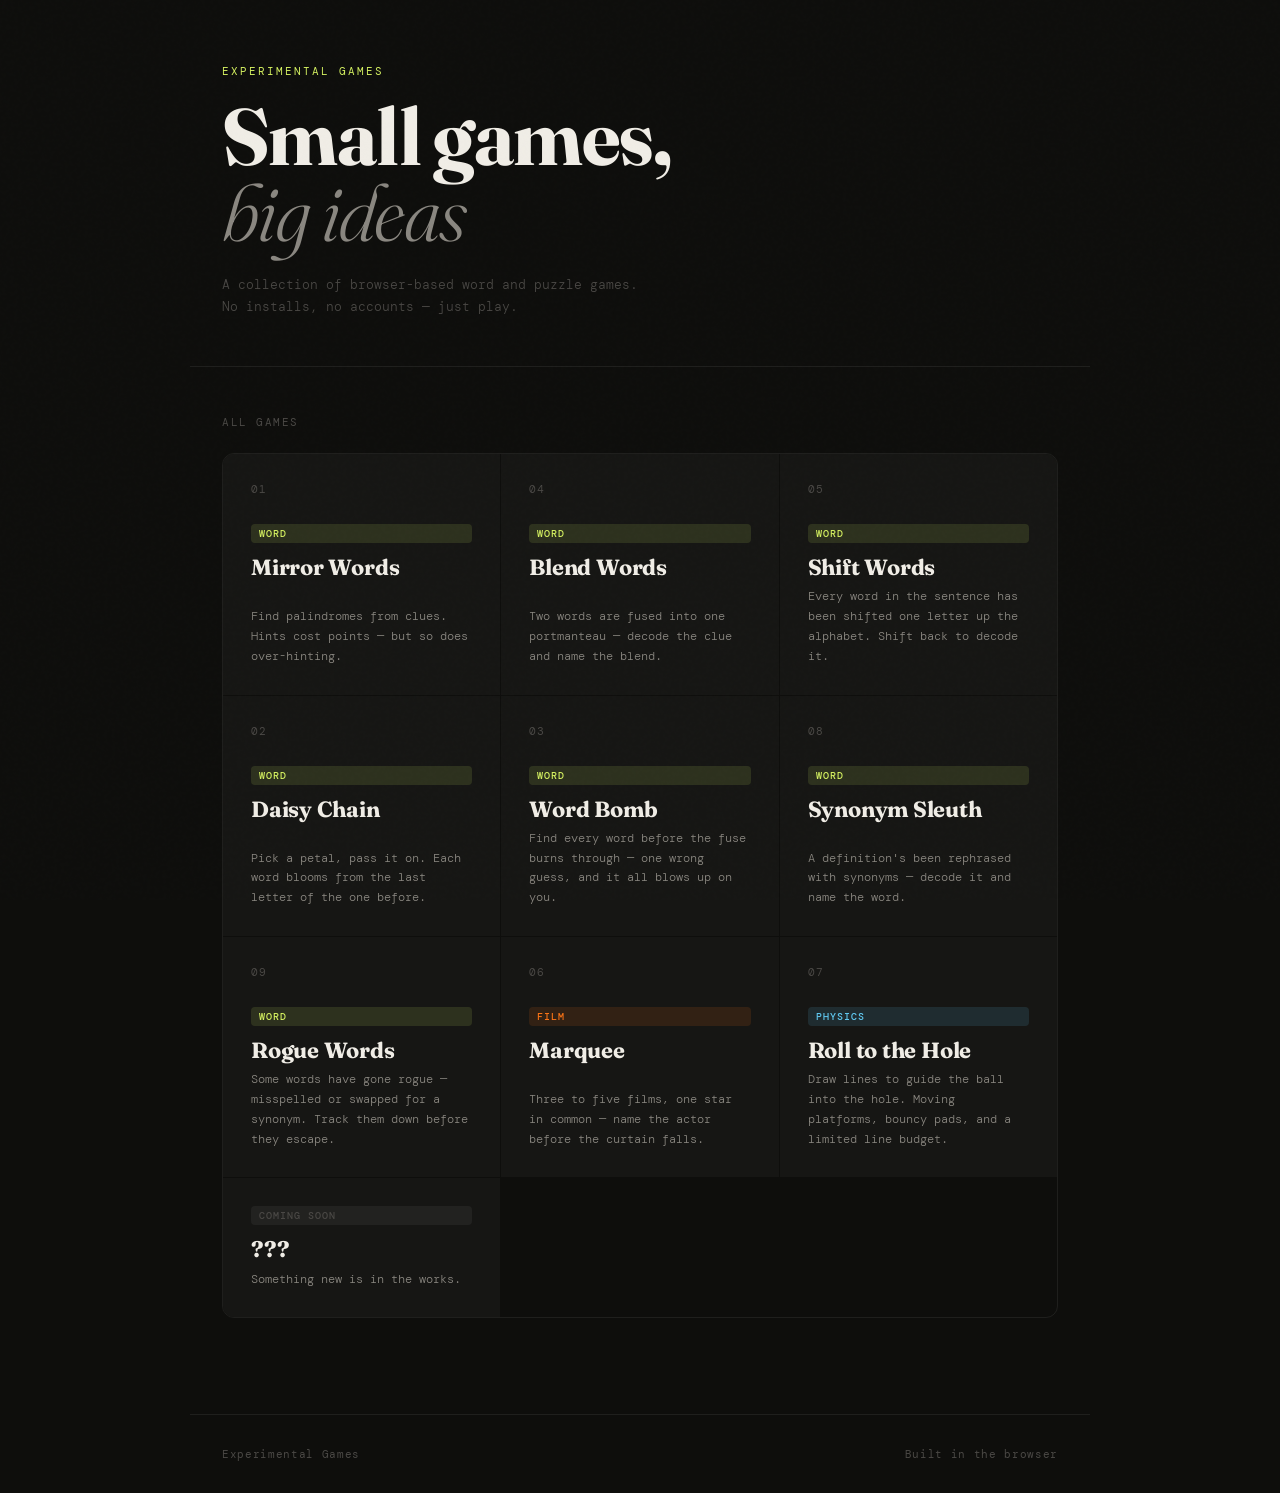
<file: index.html>
<!DOCTYPE html>
<html lang="en">
<head>
<meta charset="UTF-8">
<meta name="viewport" content="width=device-width, initial-scale=1.0">
<title>Experimental Games</title>
<link rel="preconnect" href="https://fonts.googleapis.com">
<link rel="preconnect" href="https://fonts.gstatic.com" crossorigin>
<link href="https://fonts.googleapis.com/css2?family=DM+Mono:ital,wght@0,300;0,400;0,500;1,300&family=Fraunces:ital,opsz,wght@0,9..144,300;0,9..144,700;1,9..144,300&display=swap" rel="stylesheet">
<style>
  *, *::before, *::after { box-sizing: border-box; margin: 0; padding: 0; }

  :root {
    --bg: #0e0e0c;
    --bg2: #161614;
    --bg3: #1e1e1b;
    --text: #f0ede6;
    --text2: #8a8780;
    --text3: #4a4845;
    --accent: #d4f060;
    --accent2: #f0a050;
    --border: rgba(255,255,255,0.07);
    --border2: rgba(255,255,255,0.13);
  }

  html { scroll-behavior: smooth; }

  body {
    font-family: 'DM Mono', monospace;
    background: var(--bg);
    color: var(--text);
    min-height: 100vh;
    overflow-x: hidden;
  }

  /* grain overlay */
  body::before {
    content: '';
    position: fixed; inset: 0;
    background-image: url("data:image/svg+xml,%3Csvg viewBox='0 0 256 256' xmlns='http://www.w3.org/2000/svg'%3E%3Cfilter id='noise'%3E%3CfeTurbulence type='fractalNoise' baseFrequency='0.9' numOctaves='4' stitchTiles='stitch'/%3E%3C/filter%3E%3Crect width='100%25' height='100%25' filter='url(%23noise)' opacity='0.04'/%3E%3C/svg%3E");
    pointer-events: none; z-index: 100; opacity: 0.35;
  }

  /* ── HEADER ── */
  header {
    padding: 4rem 2rem 3rem;
    max-width: 900px;
    margin: 0 auto;
    animation: fadeUp 0.6s ease both;
  }

  .eyebrow {
    font-size: 11px;
    letter-spacing: 0.18em;
    text-transform: uppercase;
    color: var(--accent);
    margin-bottom: 1.25rem;
    font-weight: 400;
  }

  h1 {
    font-family: 'Fraunces', serif;
    font-size: clamp(42px, 8vw, 80px);
    font-weight: 700;
    line-height: 0.95;
    letter-spacing: -0.02em;
    color: var(--text);
    margin-bottom: 1.5rem;
  }

  h1 em {
    font-style: italic;
    font-weight: 300;
    color: var(--text2);
  }

  .header-meta {
    font-size: 13px;
    color: var(--text3);
    font-weight: 300;
    max-width: 420px;
    line-height: 1.7;
  }

  /* ── DIVIDER ── */
  .divider {
    max-width: 900px;
    margin: 0 auto;
    padding: 0 2rem;
    border-top: 0.5px solid var(--border);
    animation: fadeUp 0.6s 0.1s ease both;
  }

  /* ── GAMES GRID ── */
  .games-section {
    max-width: 900px;
    margin: 0 auto;
    padding: 3rem 2rem 6rem;
  }

  .section-label {
    font-size: 11px;
    letter-spacing: 0.14em;
    text-transform: uppercase;
    color: var(--text3);
    margin-bottom: 1.5rem;
    font-weight: 400;
  }

  .games-grid {
    display: grid;
    grid-template-columns: repeat(auto-fill, minmax(260px, 1fr));
    gap: 1px;
    border: 0.5px solid var(--border);
    border-radius: 12px;
    overflow: hidden;
  }

  .game-card {
    background: var(--bg2);
    padding: 1.75rem;
    text-decoration: none;
    display: flex;
    flex-direction: column;
    gap: 0;
    transition: background 0.15s;
    position: relative;
    overflow: hidden;
  }

  .game-card::after {
    content: '';
    position: absolute;
    inset: 0;
    background: var(--accent);
    opacity: 0;
    transition: opacity 0.15s;
    pointer-events: none;
  }

  .game-card:hover { background: var(--bg3); }
  .game-card:hover::after { opacity: 0.03; }

  .game-card:hover .card-arrow { transform: translate(3px, -3px); opacity: 1; }
  .game-card:hover .card-num { color: var(--accent); }

  .card-top {
    display: flex;
    justify-content: space-between;
    align-items: flex-start;
    margin-bottom: 1.5rem;
  }

  .card-num {
    font-size: 11px;
    letter-spacing: 0.1em;
    color: var(--text3);
    font-weight: 400;
    transition: color 0.15s;
  }

  .card-arrow {
    font-size: 14px;
    color: var(--text3);
    opacity: 0;
    transition: transform 0.15s, opacity 0.15s;
  }

  .card-tag {
    display: inline-block;
    font-size: 10px;
    letter-spacing: 0.1em;
    text-transform: uppercase;
    padding: 3px 8px;
    border-radius: 4px;
    margin-bottom: 0.75rem;
    font-weight: 500;
  }

  .tag-word { background: rgba(212,240,96,0.12); color: var(--accent); }
  .tag-film { background: rgba(249,115,22,0.12); color: #f97316; }
  .tag-physics { background: rgba(96,200,240,0.12); color: #60c8f0; }
  .tag-coming { background: rgba(255,255,255,0.05); color: var(--text3); }

  .card-title {
    font-family: 'Fraunces', serif;
    font-size: 22px;
    font-weight: 700;
    color: var(--text);
    margin-bottom: 0.5rem;
    line-height: 1.1;
    letter-spacing: -0.01em;
  }

  .card-desc {
    font-size: 12px;
    color: var(--text2);
    line-height: 1.65;
    font-weight: 300;
    margin-top: auto;
  }

  /* coming soon card */
  .game-card.coming-soon {
    opacity: 0.4;
    cursor: default;
    pointer-events: none;
  }

  /* staggered animation */
  .game-card { animation: fadeUp 0.5s ease both; }

  /* ── FOOTER ── */
  footer {
    max-width: 900px;
    margin: 0 auto;
    padding: 2rem;
    border-top: 0.5px solid var(--border);
    display: flex;
    justify-content: space-between;
    align-items: center;
    font-size: 11px;
    color: var(--text3);
    letter-spacing: 0.06em;
  }

  /* ── ANIMATIONS ── */
  @keyframes fadeUp {
    from { opacity: 0; transform: translateY(16px); }
    to   { opacity: 1; transform: translateY(0); }
  }

  /* ── RESPONSIVE ── */
  @media (max-width: 540px) {
    header { padding: 3rem 1.25rem 2rem; }
    .games-section { padding: 2rem 1.25rem 4rem; }
    footer { padding: 1.5rem 1.25rem; flex-direction: column; gap: 8px; text-align: center; }
    .games-grid { grid-template-columns: 1fr; }
  }
</style>
</head>
<body>

<header>
  <div class="eyebrow">Experimental Games</div>
  <h1>Small games,<br><em>big ideas</em></h1>
  <p class="header-meta">A collection of browser-based word and puzzle games. No installs, no accounts — just play.</p>
</header>

<div class="divider"></div>

<section class="games-section">
  <div class="section-label">All games</div>
  <div class="games-grid">

    <!-- Mirror Words -->
    <a class="game-card" href="./mirror-words/">
      <div class="card-top">
        <span class="card-num">01</span>
        <span class="card-arrow">↗</span>
      </div>
      <span class="card-tag tag-word">Word</span>
      <div class="card-title">Mirror Words</div>
      <p class="card-desc">Find palindromes from clues. Hints cost points — but so does over-hinting.</p>
    </a>

    <!-- Blend Words -->
    <a class="game-card" href="./blend-words/">
      <div class="card-top">
        <span class="card-num">04</span>
        <span class="card-arrow">↗</span>
      </div>
      <span class="card-tag tag-word">Word</span>
      <div class="card-title">Blend Words</div>
      <p class="card-desc">Two words are fused into one portmanteau — decode the clue and name the blend.</p>
    </a>

    <!-- Shift Words -->
    <a class="game-card" href="./shift-words/">
      <div class="card-top">
        <span class="card-num">05</span>
        <span class="card-arrow">↗</span>
      </div>
      <span class="card-tag tag-word">Word</span>
      <div class="card-title">Shift Words</div>
      <p class="card-desc">Every word in the sentence has been shifted one letter up the alphabet. Shift back to decode it.</p>
    </a>

    <!-- Daisy Chain -->
    <a class="game-card" href="./tag-words/">
      <div class="card-top">
        <span class="card-num">02</span>
        <span class="card-arrow">↗</span>
      </div>
      <span class="card-tag tag-word">Word</span>
      <div class="card-title">Daisy Chain</div>
      <p class="card-desc">Pick a petal, pass it on. Each word blooms from the last letter of the one before.</p>
    </a>

    <!-- Word Bomb -->
    <a class="game-card" href="./word-bomb/">
      <div class="card-top">
        <span class="card-num">03</span>
        <span class="card-arrow">↗</span>
      </div>
      <span class="card-tag tag-word">Word</span>
      <div class="card-title">Word Bomb</div>
      <p class="card-desc">Find every word before the fuse burns through — one wrong guess, and it all blows up on you.</p>
    </a>

    <!-- Synonym Sleuth -->
    <a class="game-card" href="./synonym-sleuth/">
      <div class="card-top">
        <span class="card-num">08</span>
        <span class="card-arrow">↗</span>
      </div>
      <span class="card-tag tag-word">Word</span>
      <div class="card-title">Synonym Sleuth</div>
      <p class="card-desc">A definition's been rephrased with synonyms — decode it and name the word.</p>
    </a>

    <!-- Rogue Words -->
    <a class="game-card" href="./rogue-words/">
      <div class="card-top">
        <span class="card-num">09</span>
        <span class="card-arrow">↗</span>
      </div>
      <span class="card-tag tag-word">Word</span>
      <div class="card-title">Rogue Words</div>
      <p class="card-desc">Some words have gone rogue — misspelled or swapped for a synonym. Track them down before they escape.</p>
    </a>

    <!-- Marquee -->
    <a class="game-card" href="./marquee/">
      <div class="card-top">
        <span class="card-num">06</span>
        <span class="card-arrow">↗</span>
      </div>
      <span class="card-tag tag-film">Film</span>
      <div class="card-title">Marquee</div>
      <p class="card-desc">Three to five films, one star in common — name the actor before the curtain falls.</p>
    </a>

    <!-- Roll to the Hole -->
    <a class="game-card" href="./roll-to-the-hole/">
      <div class="card-top">
        <span class="card-num">07</span>
        <span class="card-arrow">↗</span>
      </div>
      <span class="card-tag tag-physics">Physics</span>
      <div class="card-title">Roll to the Hole</div>
      <p class="card-desc">Draw lines to guide the ball into the hole. Moving platforms, bouncy pads, and a limited line budget.</p>
    </a>

    <!-- Placeholder -->
    <div class="game-card coming-soon">
      <span class="card-tag tag-coming">Coming soon</span>
      <div class="card-title">???</div>
      <p class="card-desc">Something new is in the works.</p>
    </div>

  </div>
</section>

<footer>
  <span>Experimental Games</span>
  <span>Built in the browser</span>
</footer>

<script>
  document.querySelectorAll('.game-card').forEach((el, i) => {
    el.style.animationDelay = (0.15 + i * 0.07) + 's';
  });
</script>
</body>
</html>
</file>
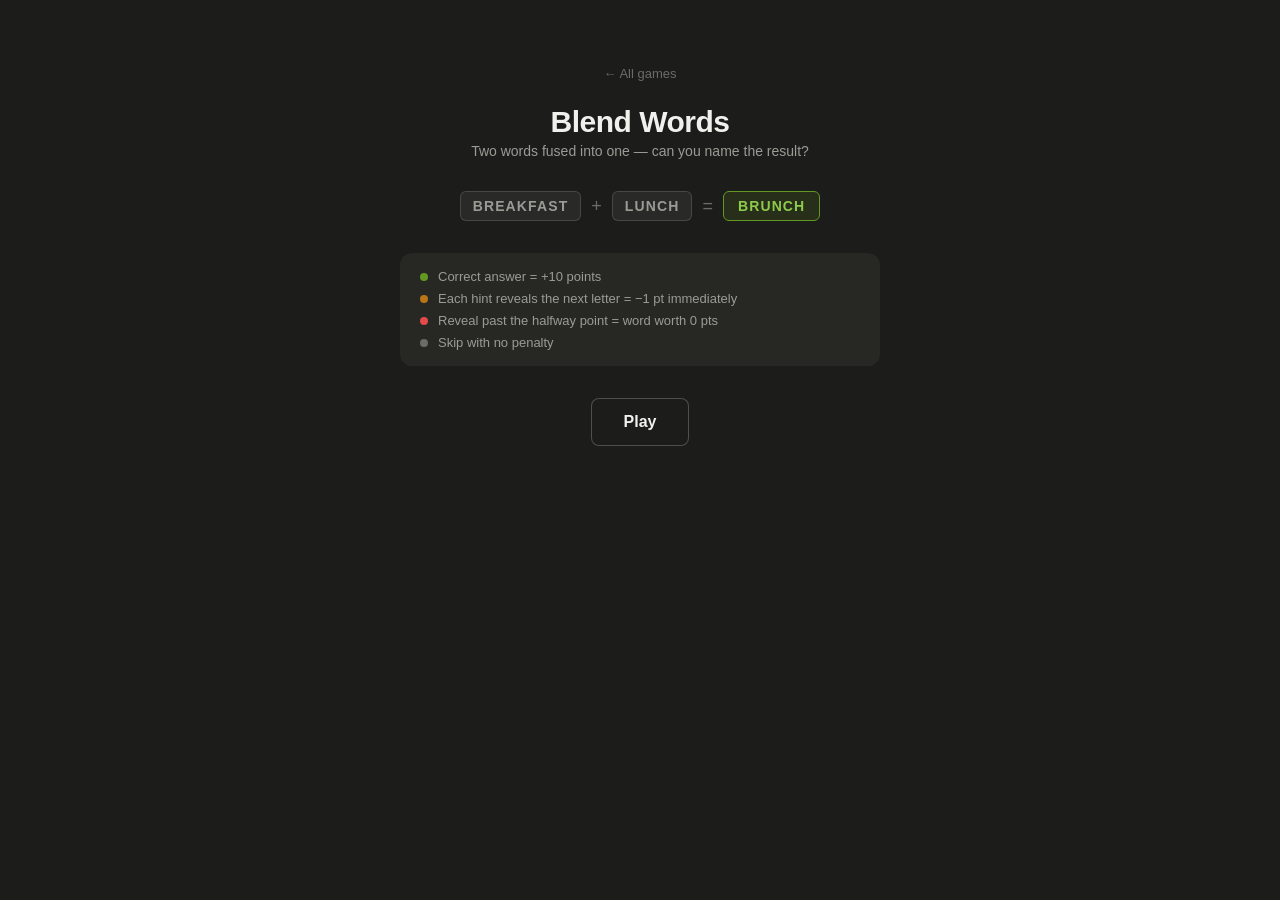
<file: blend-words/index.html>
<!DOCTYPE html>
<html lang="en">
<head>
<meta charset="UTF-8">
<meta name="viewport" content="width=device-width, initial-scale=1.0">
<title>Blend Words</title>
<link rel="stylesheet" href="styles.css">
</head>
<body>
<div id="app">

  <!-- START SCREEN -->
  <div id="start-screen">
    <a href="../index.html" class="back-link">← All games</a>
    <div class="title">Blend Words</div>
    <div class="subtitle">Two words fused into one — can you name the result?</div>
    <div class="blend-demo">
      <span class="demo-chip">BREAKFAST</span>
      <span class="demo-op">+</span>
      <span class="demo-chip">LUNCH</span>
      <span class="demo-op">=</span>
      <span class="demo-answer">BRUNCH</span>
    </div>
    <div class="info-box">
      <div class="info-row"><div class="dot g"></div><span>Correct answer = +10 points</span></div>
      <div class="info-row"><div class="dot a"></div><span>Each hint reveals the next letter = −1 pt immediately</span></div>
      <div class="info-row"><div class="dot r"></div><span>Reveal past the halfway point = word worth 0 pts</span></div>
      <div class="info-row"><div class="dot"></div><span>Skip with no penalty</span></div>
    </div>
    <button class="primary" onclick="startGame()">Play</button>
  </div>

  <!-- GAME AREA -->
  <div id="game-area">
    <a href="../index.html" class="back-link">← All games</a>
    <div class="meta-row">
      <div class="stat-pill">Round <span id="round-num">1</span> / <span id="total-num">5</span></div>
      <div class="stat-pill">Score <span id="score-num">0</span></div>
    </div>
    <div class="progress-bar-wrap"><div class="progress-bar-fill" id="progress-fill" style="width:0%"></div></div>
    <div class="clue-card">
      <div class="clue-label">Blend</div>
      <div class="fusion-row">
        <span class="fusion-chip" id="word-a"></span>
        <span class="fusion-op">+</span>
        <span class="fusion-chip" id="word-b"></span>
        <span class="fusion-op">=</span>
        <span class="fusion-q">?</span>
      </div>
      <div class="clue-extra" id="clue-extra"></div>
    </div>
    <div class="slots-wrap" id="letter-slots"></div>
    <input id="answer-input" type="text"
      autocomplete="off" autocorrect="off" autocapitalize="characters"
      spellcheck="false" inputmode="text" placeholder="type here" />
    <div class="potential-score" id="potential-score-row">This blend worth <span id="word-value">10</span> pts</div>
    <div class="hint-action-row">
      <button id="hint-btn" onclick="revealHint()">Reveal next letter</button>
      <div class="hint-cost">−1 pt per hint &middot; <span id="hints-used">0</span> used this word</div>
    </div>
    <div class="feedback" id="feedback"></div>
    <div class="skip-row">
      <button class="skip-btn" onclick="skipWord()">Skip this one →</button>
    </div>
  </div>

  <!-- END SCREEN -->
  <div id="end-screen">
    <a href="../index.html" class="back-link">← All games</a>
    <div class="score-big" id="final-score"></div>
    <div class="score-label" id="final-label"></div>
    <div class="results-list" id="results-list"></div>
    <button class="secondary" onclick="restartGame()">Play again</button>
  </div>

</div>

<script src="words.js"></script>
<script>
const ROUND_COUNT = 5;
let queue=[], current=0, totalScore=0, results=[];
let hintsUsed=0, revealedIndices=[], wordValue=10, wordZeroed=false;

const inp = document.getElementById('answer-input');

function shuffle(a){const b=[...a];for(let i=b.length-1;i>0;i--){const j=Math.floor(Math.random()*(i+1));[b[i],b[j]]=[b[j],b[i]];}return b;}
function halfwayThreshold(n){return Math.ceil(n/2);}

inp.addEventListener('input', function(){
  const p=queue[current]; if(!p) return;
  const maxLen=p.word.length-revealedIndices.length;
  let val=this.value.replace(/[^a-zA-Z]/g,'').toUpperCase().slice(0,maxLen);
  this.value=val;
  renderSlots(val);
  if(val.length===maxLen) setTimeout(checkAnswer,80);
});

inp.addEventListener('keydown', function(e){
  if(e.key==='Enter') checkAnswer();
});

function startGame(){
  queue=shuffle(PUZZLES).slice(0,ROUND_COUNT);
  current=0; totalScore=0; results=[];
  document.getElementById('start-screen').style.display='none';
  document.getElementById('end-screen').style.display='none';
  document.getElementById('game-area').style.display='block';
  loadPuzzle();
}

function loadPuzzle(){
  if(current>=queue.length){endGame();return;}
  hintsUsed=0; revealedIndices=[]; wordValue=10; wordZeroed=false;
  const p=queue[current];
  inp.value='';
  document.getElementById('round-num').textContent=current+1;
  document.getElementById('total-num').textContent=queue.length;
  document.getElementById('score-num').textContent=totalScore;
  document.getElementById('word-a').textContent=p.a;
  document.getElementById('word-b').textContent=p.b;
  document.getElementById('clue-extra').textContent=p.clue;
  document.getElementById('feedback').textContent='';
  document.getElementById('feedback').className='feedback';
  document.getElementById('hints-used').textContent='0';
  document.getElementById('hint-btn').disabled=false;
  document.getElementById('word-value').textContent='10';
  document.getElementById('potential-score-row').className='potential-score';
  document.getElementById('progress-fill').style.width=(current/queue.length*100)+'%';
  const wrap=document.getElementById('letter-slots');
  wrap.className=p.word.length>9?'slots-wrap compact':'slots-wrap';
  buildSlots(p.word.length);
  inp.focus();
}

function buildSlots(n){
  const c=document.getElementById('letter-slots'); c.innerHTML='';
  for(let i=0;i<n;i++){
    const s=document.createElement('div');
    s.className='letter-slot'; s.id='slot-'+i;
    c.appendChild(s);
  }
}

function renderSlots(typedVal, state){
  const p=queue[current], n=p.word.length;
  let ti=0;
  for(let i=0;i<n;i++){
    const s=document.getElementById('slot-'+i); if(!s) continue;
    s.innerHTML='';
    if(state==='correct'){
      s.className='letter-slot correct'; s.textContent=p.word[i];
    } else if(state==='wrong'){
      const ch=revealedIndices.includes(i)?p.word[i]:(typedVal&&typedVal[ti++])||'';
      s.className='letter-slot wrong'; s.textContent=ch;
    } else if(revealedIndices.includes(i)){
      s.className='letter-slot hinted'; s.textContent=p.word[i];
    } else {
      const ch=(typedVal&&typedVal[ti++])||'';
      s.className='letter-slot'+(ch?' filled':''); s.textContent=ch;
    }
  }
}

function getFullAttempt(){
  const p=queue[current], typed=inp.value.toUpperCase();
  let ti=0, result='';
  for(let i=0;i<p.word.length;i++){
    result+=revealedIndices.includes(i)?p.word[i]:(typed[ti++]||'');
  }
  return result;
}

function checkAnswer(){
  const p=queue[current];
  const attempt=getFullAttempt();
  if(attempt.length<p.word.length) return;
  const fb=document.getElementById('feedback');
  if(attempt===p.word){
    const earned=wordValue; totalScore+=earned;
    flashScore('green'); renderSlots(inp.value,'correct');
    fb.textContent=earned===10?'+10 — perfect blend!':earned>0?'+'+earned+' pts':'+0 — too many hints';
    fb.className='feedback correct';
    results.push({word:p.word,a:p.a,b:p.b,got:true,hints:hintsUsed,pts:earned,zeroed:wordZeroed});
    inp.value='';
    setTimeout(()=>{current++;loadPuzzle();},1000);
  } else {
    renderSlots(inp.value,'wrong');
    fb.textContent='Not quite — try again'; fb.className='feedback wrong';
    setTimeout(()=>{
      inp.value=''; fb.textContent=''; fb.className='feedback';
      renderSlots(''); inp.focus();
    },700);
  }
}

function revealHint(){
  const p=queue[current], n=p.word.length;
  let pick=-1; for(let i=0;i<n;i++){if(!revealedIndices.includes(i)){pick=i;break;}}
  if(pick===-1) return;
  revealedIndices.push(pick); hintsUsed++;
  totalScore=Math.max(0,totalScore-1);
  document.getElementById('score-num').textContent=totalScore;
  document.getElementById('hints-used').textContent=hintsUsed;
  flashScore('amber');
  const maxLen=n-revealedIndices.length;
  if(inp.value.length>maxLen) inp.value=inp.value.slice(0,maxLen);
  const fb=document.getElementById('feedback'), threshold=halfwayThreshold(n);
  if(!wordZeroed&&revealedIndices.length>=threshold){
    wordZeroed=true; wordValue=0;
    document.getElementById('word-value').textContent='0';
    document.getElementById('potential-score-row').className='potential-score zeroed';
    fb.textContent='Past the halfway point — 0 pts for this blend'; fb.className='feedback zero';
  } else if(!wordZeroed){
    wordValue=Math.max(0,10-hintsUsed);
    document.getElementById('word-value').textContent=wordValue;
    fb.textContent='−1 point'; fb.className='feedback hint';
  } else {
    fb.textContent='−1 point (blend already worth 0)'; fb.className='feedback hint';
  }
  setTimeout(()=>{if(fb.className==='feedback hint'||fb.className==='feedback zero'){fb.textContent='';fb.className='feedback';}},1400);
  if(revealedIndices.length>=n) document.getElementById('hint-btn').disabled=true;
  renderSlots(inp.value);
  inp.focus();
  if(maxLen===0) setTimeout(checkAnswer,80);
}

function flashScore(color){
  const el=document.getElementById('score-num');
  el.className=color==='green'?'flash-green':'flash-amber';
  setTimeout(()=>{el.className='';},600);
}

function skipWord(){
  const p=queue[current];
  results.push({word:p.word,a:p.a,b:p.b,got:false,hints:hintsUsed,pts:0,zeroed:false});
  current++; loadPuzzle();
}

function endGame(){
  document.getElementById('game-area').style.display='none';
  document.getElementById('end-screen').style.display='block';
  const maxPts=queue.length*10;
  document.getElementById('final-score').textContent=totalScore+' pts';
  const pct=totalScore/maxPts;
  document.getElementById('final-label').textContent=(
    pct===1   ? 'Flawless — master blender!' :
    pct>=0.75 ? 'Great round — nice fusions!' :
    pct>=0.5  ? 'Not bad — keep mashing!' :
                'Portmanteaus are tricky!'
  )+' (max '+maxPts+' pts)';
  const list=document.getElementById('results-list'); list.innerHTML='';
  results.forEach(r=>{
    const div=document.createElement('div'); div.className='result-item';
    let bc,bt;
    if(!r.got){bc='badge-missed';bt='Skipped';}
    else if(r.zeroed){bc='badge-zero';bt='Too many hints';}
    else if(r.hints>0){bc='badge-hinted';bt=r.hints+' hint'+(r.hints>1?'s':'');}
    else{bc='badge-got';bt='No hints';}
    div.innerHTML=`<div><div class="result-word">${r.word}</div><div class="result-clue">${r.a} + ${r.b}</div></div><div class="result-right"><span class="result-pts">${r.got?'+'+r.pts+' pt'+(r.pts!==1?'s':''):'+0'}</span><span class="result-badge ${bc}">${bt}</span></div>`;
    list.appendChild(div);
  });
}

function restartGame(){
  document.getElementById('end-screen').style.display='none';
  document.getElementById('start-screen').style.display='block';
}
</script>
</body>
</html>
</file>
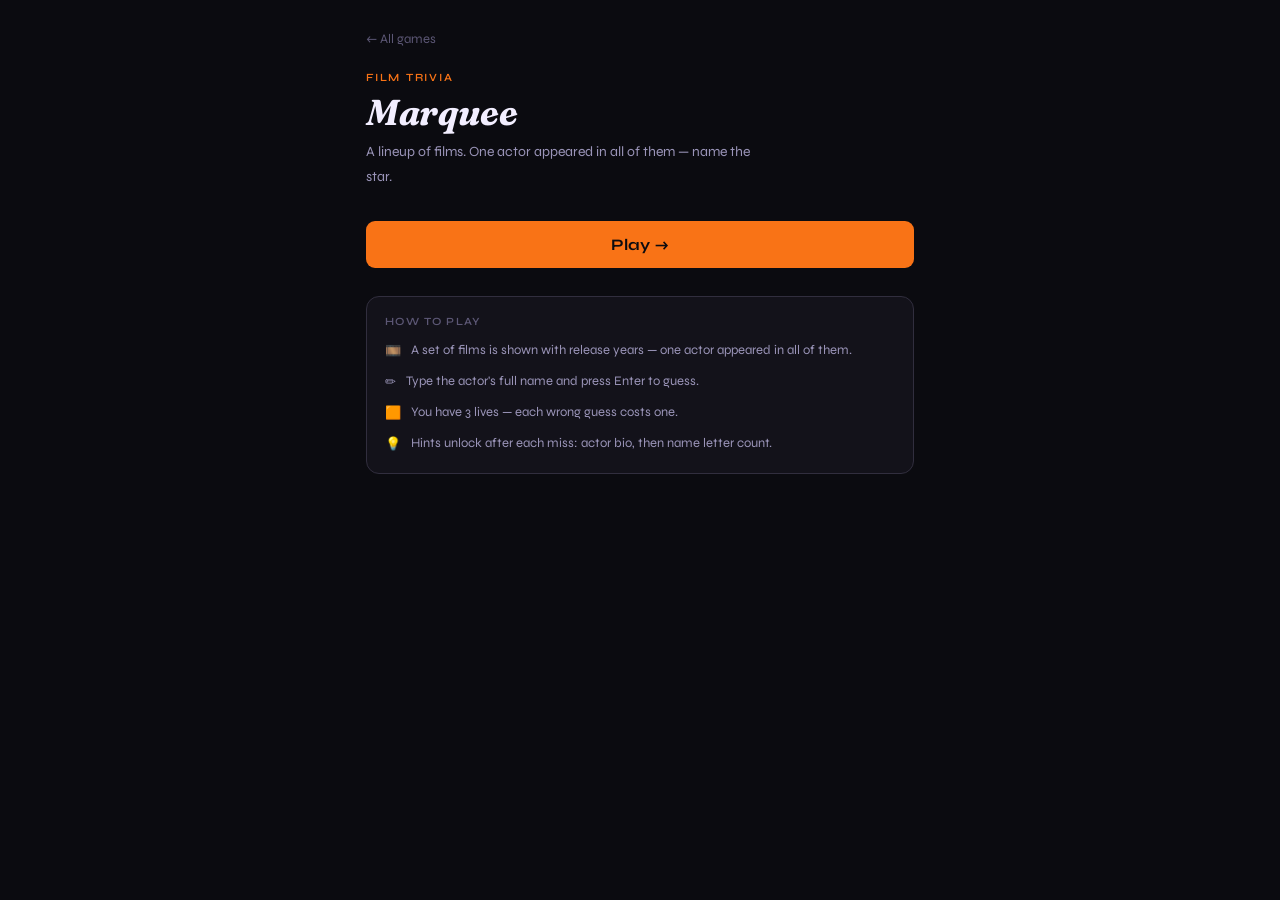
<file: marquee/index.html>
<!DOCTYPE html>
<html lang="en">
<head>
<meta charset="UTF-8">
<meta name="viewport" content="width=device-width, initial-scale=1.0">
<title>Marquee</title>
<link rel="preconnect" href="https://fonts.googleapis.com">
<link rel="preconnect" href="https://fonts.gstatic.com" crossorigin>
<link href="https://fonts.googleapis.com/css2?family=Fraunces:ital,opsz,wght@0,9..144,700;1,9..144,300;1,9..144,700&family=Syne:wght@400;600;700;800&family=DM+Mono:wght@400;500&display=swap" rel="stylesheet">
<link rel="stylesheet" href="styles.css">
</head>
<body>
<div class="wrap" id="app"></div>

<script src="puzzles.js"></script>
<script>
"use strict";

// ═══════════════════════════════════════════════════════════
//  STATE
// ═══════════════════════════════════════════════════════════
let phase = "menu";   // menu | playing | over
let puzzle = null;
let wrongCount = 0;   // 0-3; at 3 → game over
let won = false;
let wrongGuesses = [];
let usedIndices = [];

// ═══════════════════════════════════════════════════════════
//  HELPERS
// ═══════════════════════════════════════════════════════════
function formatDate(iso) {
  const [y, m, d] = iso.split("-").map(Number);
  const months = [
    "January","February","March","April","May","June",
    "July","August","September","October","November","December"
  ];
  return `${months[m - 1]} ${d}, ${y}`;
}

function calcAge(born, died = null) {
  const [by, bm, bd] = born.split("-").map(Number);
  let [ry, rm, rd] = died
    ? died.split("-").map(Number)
    : [new Date().getFullYear(), new Date().getMonth() + 1, new Date().getDate()];
  let age = ry - by;
  if (rm < bm || (rm === bm && rd < bd)) age--;
  return age;
}

function nameToBlanks(name) {
  return name
    .split(" ")
    .map(word => word.split("").map(() => "_").join(" "))
    .join("   ");
}

function normalise(str) {
  return str.trim().toLowerCase().replace(/\s+/g, " ");
}

// ═══════════════════════════════════════════════════════════
//  GAME ACTIONS
// ═══════════════════════════════════════════════════════════
function goToMenu() {
  phase = "menu";
  render();
}

function startGame() {
  // Cycle through all puzzles before repeating
  const available = PUZZLES.map((_, i) => i).filter(i => !usedIndices.includes(i));
  if (available.length === 0) usedIndices = [];
  const pool = PUZZLES.map((_, i) => i).filter(i => !usedIndices.includes(i));
  const idx = pool[Math.floor(Math.random() * pool.length)];
  usedIndices.push(idx);

  puzzle = PUZZLES[idx];
  wrongCount = 0;
  won = false;
  wrongGuesses = [];
  phase = "playing";
  render();
  focusInput();
}

function focusInput() {
  setTimeout(() => { document.getElementById("guess-input")?.focus(); }, 80);
}

function submitGuess() {
  if (phase !== "playing") return;
  const inp = document.getElementById("guess-input");
  if (!inp) return;
  const raw = inp.value;
  inp.value = "";
  inp.focus();
  if (!raw.trim()) return;

  const guess = normalise(raw);
  const answer = normalise(puzzle.actor.name);
  const lastName = normalise(puzzle.actor.name.split(" ").pop());

  if (guess === answer || guess === lastName) {
    won = true;
    phase = "over";
    render();
    return;
  }

  // Already tried this
  if (wrongGuesses.map(normalise).includes(guess)) {
    shakeInput();
    return;
  }

  wrongGuesses.push(raw.trim());
  wrongCount++;
  shakeInput();

  if (wrongCount >= 3) {
    // Short delay so shake animation plays before transition
    setTimeout(() => { phase = "over"; won = false; render(); }, 600);
    return;
  }

  // Re-render to reveal next hint; years appear via CSS transition
  render();
  focusInput();
}

function shakeInput() {
  const inp = document.getElementById("guess-input");
  if (!inp) return;
  inp.classList.remove("anim-shake");
  void inp.offsetWidth;
  inp.classList.add("anim-shake");
  setTimeout(() => inp.classList.remove("anim-shake"), 500);
}

// ═══════════════════════════════════════════════════════════
//  RENDER
// ═══════════════════════════════════════════════════════════
function render() {
  const app = document.getElementById("app");
  if (phase === "menu")    app.innerHTML = renderMenu();
  if (phase === "playing") app.innerHTML = renderGame();
  if (phase === "over")    app.innerHTML = renderOver();
  attachListeners();
}

// ── Menu ────────────────────────────────────────────────────
function renderMenu() {
  return `
  <div class="anim-fadeup">
    <a href="../index.html" style="display:inline-flex;align-items:center;gap:5px;font-size:13px;color:var(--text3);text-decoration:none;margin-bottom:24px">← All games</a>

    <div style="margin-bottom:32px">
      <div style="margin-bottom:14px">
        <div style="font-size:11px;letter-spacing:.16em;text-transform:uppercase;color:var(--accent);margin-bottom:10px;font-weight:600">Film Trivia</div>
        <h1 style="color:var(--text);margin-bottom:10px">Marquee</h1>
        <p style="color:var(--text2);font-size:14px;line-height:1.75;max-width:400px">
          A lineup of films. One actor appeared in all of them — name the star.
        </p>
      </div>
    </div>

    <div style="margin-bottom:28px">
      <button class="btn btn-primary" id="btn-play" style="font-size:16px;padding:14px 28px;width:100%">
        Play →
      </button>
    </div>

    <div style="padding:18px;background:var(--surface);border:1px solid var(--border);border-radius:var(--r-lg)">
      <div class="label" style="margin-bottom:12px">How to play</div>
      <div style="display:flex;flex-direction:column;gap:10px">
        ${[
          ["🎞️", "A set of films is shown with release years — one actor appeared in all of them."],
          ["✏️", "Type the actor's full name and press Enter to guess."],
          ["🟧", "You have 3 lives — each wrong guess costs one."],
          ["💡", "Hints unlock after each miss: actor bio, then name letter count."],
        ].map(([icon, text]) => `
          <div style="display:flex;gap:10px;font-size:13px;color:var(--text2);align-items:flex-start;line-height:1.55">
            <span style="flex-shrink:0;margin-top:1px">${icon}</span><span>${text}</span>
          </div>
        `).join("")}
      </div>
    </div>
  </div>`;
}

// ── Game ────────────────────────────────────────────────────
function renderGame() {
  const showBio    = wrongCount >= 1;
  const showBlanks = wrongCount >= 2;
  const livesLeft  = 3 - wrongCount;

  // Lives dots: filled = alive (accent), lost = red dimmed
  const livesDots = [0, 1, 2].map(i => {
    const lost = i >= livesLeft;
    return `<div class="life-dot${lost ? " lost" : ""}" style="background:${lost ? "var(--red-dim)" : "var(--accent)"}"></div>`;
  }).join("");

  // Hint 1: actor bio (birth/death/age)
  let hint1 = "";
  if (showBio) {
    const a = puzzle.actor;
    const age = calcAge(a.born, a.died);
    hint1 = `
    <div class="hint-card hint-bio">
      <div class="hint-label">Hint 1 — Actor Profile</div>
      <div class="hint-content" style="display:flex;flex-direction:column;gap:5px">
        <div>Born: <strong>${formatDate(a.born)}</strong></div>
        ${a.died
          ? `<div>Died: <strong>${formatDate(a.died)}</strong></div>
             <div>Age at death: <strong>${age}</strong></div>`
          : `<div>Age: <strong>${age}</strong></div>`
        }
      </div>
    </div>`;
  }

  // Hint 2: name blanks — each word rendered as its own flex span so the gap is explicit
  const hint2 = showBlanks ? `
    <div class="hint-card hint-bio">
      <div class="hint-label">Hint 2 — Name</div>
      <div class="hint-content" style="text-align:center;padding:6px 0">
        <div style="display:flex;gap:20px;justify-content:center;flex-wrap:wrap;font-family:var(--mono);font-size:22px;letter-spacing:0.14em;color:var(--text2)">
          ${puzzle.actor.name.split(" ").map(w => `<span>${w.split("").map(() => "_").join(" ")}</span>`).join("")}
        </div>
        <div style="margin-top:8px;font-size:11px;color:var(--text3)">
          ${puzzle.actor.name.split(" ").map(w => `${w.length} letters`).join(" · ")}
        </div>
      </div>
    </div>` : "";

  // Wrong guesses list
  const wrongList = wrongGuesses.length ? `
    <div style="margin-top:10px;display:flex;flex-wrap:wrap;gap:5px">
      ${wrongGuesses.map(w => `<span class="wrong-chip">✗ ${w}</span>`).join("")}
    </div>` : "";

  return `
  <div class="anim-fadeup">
    <!-- Header -->
    <div style="display:flex;align-items:center;justify-content:space-between;margin-bottom:22px">
      <a href="../index.html" class="btn btn-ghost" style="padding:7px 12px;font-size:13px;text-decoration:none">← All Games</a>
      <div style="display:flex;align-items:center;gap:7px">
        <span style="font-size:11px;color:var(--text3);text-transform:uppercase;letter-spacing:.08em">Lives</span>
        <div style="display:flex;gap:6px">${livesDots}</div>
      </div>
    </div>

    <!-- Prompt -->
    <div style="margin-bottom:16px">
      <div class="label" style="margin-bottom:8px">What actor appeared in all of these films?</div>
      <div class="movie-list">
        ${puzzle.movies.map((m, i) => `
          <div class="movie-row">
            <span class="movie-num">${String(i + 1).padStart(2, "0")}</span>
            <span class="movie-title">${m.title}</span>
            <span class="movie-year visible">${m.year}</span>
          </div>
        `).join("")}
      </div>
    </div>

    <!-- Hints -->
    ${hint1 || hint2 ? `
    <div style="display:flex;flex-direction:column;gap:8px;margin-bottom:16px">
      ${hint1}${hint2}
    </div>` : ""}

    <!-- Input -->
    <div style="background:var(--surface);border:1px solid var(--border2);border-radius:var(--r-lg);padding:12px;margin-bottom:${wrongGuesses.length ? "10px" : "0"}">
      <div style="display:flex;gap:8px">
        <input
          type="text" id="guess-input"
          placeholder="First and last name…"
          autocomplete="off" spellcheck="false"
          style="flex:1"
        />
        <button class="btn btn-primary" id="btn-submit" style="padding:11px 16px;flex-shrink:0;white-space:nowrap">
          Guess ↵
        </button>
      </div>
    </div>

    ${wrongList}

    <!-- Miss warning -->
    ${livesLeft === 1 ? `
    <div style="margin-top:12px;padding:9px 12px;background:var(--red-bg);border:1px solid var(--red-dim);border-radius:var(--r);font-size:12px;color:var(--red);font-weight:700;text-align:center">
      ⚠ Last life — one more wrong answer and it's over
    </div>` : ""}
  </div>`;
}

// ── Over ────────────────────────────────────────────────────
function renderOver() {
  const a = puzzle.actor;
  const age = calcAge(a.born, a.died);

  if (won) {
    const hintsUsed = wrongCount;
    return `
    <div class="anim-fadeup" style="text-align:center;padding:1.5rem 0">
      <div style="font-size:64px;margin-bottom:12px;animation:popIn .5s cubic-bezier(.175,.885,.32,1.275) both">🎬</div>
      <h2 style="margin-bottom:8px">Got it!</h2>
      <div style="color:var(--text2);font-size:14px;margin-bottom:24px">
        ${hintsUsed === 0 ? "First guess — incredible!" : `${hintsUsed} hint${hintsUsed !== 1 ? "s" : ""} used`}
      </div>

      <div style="margin-bottom:24px;padding:22px;background:var(--surface);border:1px solid var(--accent-dim);border-left:3px solid var(--accent-dim);border-radius:var(--r-lg)">
        <div class="label" style="margin-bottom:10px;color:var(--accent-dim)">The answer</div>
        <div style="font-family:var(--serif);font-style:italic;font-size:30px;font-weight:700;color:var(--accent);margin-bottom:12px;line-height:1.1">${a.name}</div>
        <div style="font-size:13px;color:var(--text2);line-height:1.75">
          <div>Born: <strong style="color:var(--text)">${formatDate(a.born)}</strong></div>
          ${a.died
            ? `<div>Died: <strong style="color:var(--text)">${formatDate(a.died)}</strong></div>
               <div>Age at death: <strong style="color:var(--text)">${age}</strong></div>`
            : `<div>Age: <strong style="color:var(--text)">${age}</strong></div>`
          }
        </div>
      </div>

      <div style="margin-bottom:24px;background:var(--surface);border:1px solid var(--border);border-radius:var(--r-lg);overflow:hidden">
        <div style="padding:11px 16px 9px;border-bottom:1px solid var(--border)">
          <div class="label">Films</div>
        </div>
        ${puzzle.movies.map((m, i) => `
          <div class="movie-row">
            <span class="movie-num">${String(i + 1).padStart(2, "0")}</span>
            <span class="movie-title">${m.title}</span>
            <span style="font-family:var(--mono);font-size:13px;color:var(--accent)">${m.year}</span>
          </div>
        `).join("")}
      </div>

      <div style="display:flex;gap:8px;justify-content:center">
        <button class="btn btn-primary" id="btn-replay" style="font-size:15px;padding:12px 26px">Next puzzle →</button>
        <a href="../index.html" class="btn btn-ghost" style="font-size:14px;padding:12px 18px;text-decoration:none">← All Games</a>
      </div>
    </div>`;
  }

  // Lost
  return `
  <div class="anim-fadeup" style="text-align:center;padding:1.5rem 0">
    <div style="font-size:64px;margin-bottom:12px">😔</div>
    <h2 style="margin-bottom:16px">Out of lives</h2>

    <div style="margin-bottom:28px">
      <div style="font-size:13px;color:var(--text3);margin-bottom:8px;text-transform:uppercase;letter-spacing:.1em;font-weight:600">The answer</div>
      <div class="name-reveal-answer anim-pop">${a.name}</div>
    </div>

    <div style="margin-bottom:24px;padding:18px;background:var(--surface);border:1px solid var(--border);border-radius:var(--r-lg);text-align:left">
      <div class="label" style="margin-bottom:10px">Actor profile</div>
      <div style="font-size:13px;color:var(--text2);line-height:1.75">
        <div>Born: <strong style="color:var(--text)">${formatDate(a.born)}</strong></div>
        ${a.died
          ? `<div>Died: <strong style="color:var(--text)">${formatDate(a.died)}</strong></div>
             <div>Age at death: <strong style="color:var(--text)">${age}</strong></div>`
          : `<div>Age: <strong style="color:var(--text)">${age}</strong></div>`
        }
      </div>
    </div>

    <div style="margin-bottom:20px;background:var(--surface);border:1px solid var(--border);border-radius:var(--r-lg);overflow:hidden;text-align:left">
      <div style="padding:11px 16px 9px;border-bottom:1px solid var(--border)">
        <div class="label">Films</div>
      </div>
      ${puzzle.movies.map((m, i) => `
        <div class="movie-row">
          <span class="movie-num">${String(i + 1).padStart(2, "0")}</span>
          <span class="movie-title">${m.title}</span>
          <span style="font-family:var(--mono);font-size:13px;color:var(--text3)">${m.year}</span>
        </div>
      `).join("")}
    </div>

    ${wrongGuesses.length ? `
    <div style="margin-bottom:20px;text-align:left">
      <div class="label" style="margin-bottom:8px">Your guesses</div>
      <div style="display:flex;flex-wrap:wrap;gap:5px">
        ${wrongGuesses.map(w => `<span class="wrong-chip">✗ ${w}</span>`).join("")}
      </div>
    </div>` : ""}

    <div style="display:flex;gap:8px;justify-content:center">
      <button class="btn btn-primary" id="btn-replay" style="font-size:15px;padding:12px 26px">Try another →</button>
      <a href="../index.html" class="btn btn-ghost" style="font-size:14px;padding:12px 18px;text-decoration:none">← All Games</a>
    </div>
  </div>`;
}

// ═══════════════════════════════════════════════════════════
//  LISTENERS
// ═══════════════════════════════════════════════════════════
function attachListeners() {
  document.getElementById("btn-play")?.addEventListener("click", startGame);
  document.getElementById("btn-replay")?.addEventListener("click", startGame);

  document.getElementById("btn-submit")?.addEventListener("click", submitGuess);

  const inp = document.getElementById("guess-input");
  if (inp) {
    inp.addEventListener("keydown", e => {
      if (e.key === "Enter") { e.preventDefault(); submitGuess(); }
    });
    inp.focus();
  }
}

// ═══════════════════════════════════════════════════════════
//  BOOT
// ═══════════════════════════════════════════════════════════
render();
</script>
</body>
</html>
</file>
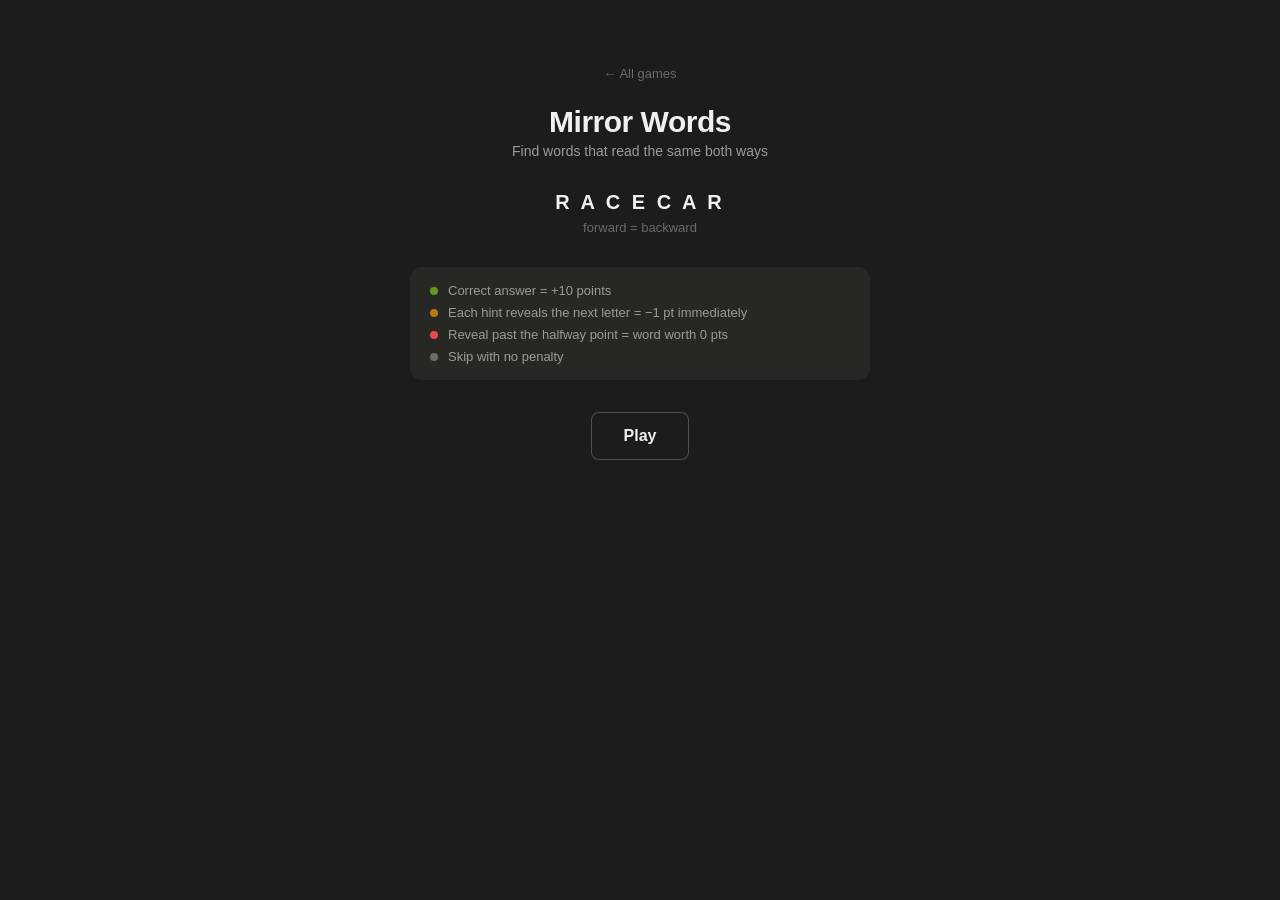
<file: mirror-words/index.html>
<!DOCTYPE html>
<html lang="en">
<head>
<meta charset="UTF-8">
<meta name="viewport" content="width=device-width, initial-scale=1.0">
<title>Mirror Words</title>
<link rel="stylesheet" href="styles.css">
</head>
<body>
<div id="app">
  <div id="start-screen">
    <a href="../index.html" class="back-link">← All games</a>
    <div class="title">Mirror Words</div>
    <div class="subtitle">Find words that read the same both ways</div>
    <div class="mirror-demo">R A C E C A R</div>
    <div class="mirror-arrow">forward = backward</div>
    <div class="info-box">
      <div class="info-row"><div class="dot g"></div> Correct answer = +10 points</div>
      <div class="info-row"><div class="dot a"></div> Each hint reveals the next letter = −1 pt immediately</div>
      <div class="info-row"><div class="dot r"></div> Reveal past the halfway point = word worth 0 pts</div>
      <div class="info-row"><div class="dot"></div> Skip with no penalty</div>
    </div>
    <button class="primary" onclick="startGame()">Play</button>
  </div>

  <div id="game-area">
    <a href="../index.html" class="back-link">← All games</a>
    <div class="meta-row">
      <div class="stat-pill">Round <span id="round-num">1</span> / <span id="total-num">8</span></div>
      <div class="stat-pill">Score <span id="score-num">0</span></div>
    </div>
    <div class="progress-bar-wrap"><div class="progress-bar-fill" id="progress-fill" style="width:0%"></div></div>
    <div class="clue-card">
      <div class="clue-label">Clue</div>
      <div class="clue-text" id="clue-text"></div>
      <div class="clue-extra" id="clue-extra"></div>
    </div>
    <div class="slots-wrap" id="letter-slots"></div>
    <input id="answer-input" type="text"
      autocomplete="off" autocorrect="off" autocapitalize="characters"
      spellcheck="false" inputmode="text" placeholder="type here" />
    <div class="potential-score" id="potential-score-row">This word worth <span id="word-value">10</span> pts</div>
    <div class="hint-action-row">
      <button id="hint-btn" onclick="revealHint()">Reveal next letter</button>
      <div class="hint-cost">−1 pt per hint &middot; <span id="hints-used">0</span> used this word</div>
    </div>
    <div class="feedback" id="feedback"></div>
    <div class="skip-row">
      <button class="skip-btn" onclick="skipWord()">Skip this one →</button>
    </div>
  </div>

  <div id="end-screen">
    <a href="../index.html" class="back-link">← All games</a>
    <div class="score-big" id="final-score"></div>
    <div class="score-label" id="final-label"></div>
    <div class="results-list" id="results-list"></div>
    <button class="secondary" onclick="restartGame()">Play again</button>
  </div>
</div>

<script src="words.js"></script>
<script>
let queue=[], current=0, totalScore=0, results=[];
let hintsUsed=0, revealedIndices=[], wordValue=10, wordZeroed=false;

const inp = document.getElementById('answer-input');

function shuffle(a){const b=[...a];for(let i=b.length-1;i>0;i--){const j=Math.floor(Math.random()*(i+1));[b[i],b[j]]=[b[j],b[i]];}return b;}
function halfwayThreshold(n){return Math.ceil(n/2);}

inp.addEventListener('input', function(){
  const p=queue[current]; if(!p) return;
  const maxLen=p.word.length-revealedIndices.length;
  let val=this.value.replace(/[^a-zA-Z]/g,'').toUpperCase().slice(0,maxLen);
  this.value=val;
  renderSlots(val);
  if(val.length===maxLen) setTimeout(checkAnswer,80);
});

inp.addEventListener('keydown', function(e){
  if(e.key==='Enter') checkAnswer();
});

function startGame(){
  queue=shuffle(PUZZLES).slice(0,8);
  current=0; totalScore=0; results=[];
  document.getElementById('start-screen').style.display='none';
  document.getElementById('end-screen').style.display='none';
  document.getElementById('game-area').style.display='block';
  loadPuzzle();
}

function loadPuzzle(){
  if(current>=queue.length){endGame();return;}
  hintsUsed=0; revealedIndices=[]; wordValue=10; wordZeroed=false;
  const p=queue[current];
  inp.value='';
  document.getElementById('round-num').textContent=current+1;
  document.getElementById('total-num').textContent=queue.length;
  document.getElementById('score-num').textContent=totalScore;
  document.getElementById('clue-text').textContent=p.clue;
  document.getElementById('clue-extra').textContent=p.extra;
  document.getElementById('feedback').textContent='';
  document.getElementById('feedback').className='feedback';
  document.getElementById('hints-used').textContent='0';
  document.getElementById('hint-btn').disabled=false;
  document.getElementById('word-value').textContent='10';
  document.getElementById('potential-score-row').className='potential-score';
  document.getElementById('progress-fill').style.width=(current/queue.length*100)+'%';
  buildSlots(p.word.length);
  inp.focus();
}

function buildSlots(n){
  const c=document.getElementById('letter-slots'); c.innerHTML='';
  for(let i=0;i<n;i++){
    const s=document.createElement('div');
    s.className='letter-slot'; s.id='slot-'+i;
    c.appendChild(s);
  }
}

function renderSlots(typedVal, state){
  const p=queue[current], n=p.word.length;
  let ti=0;
  for(let i=0;i<n;i++){
    const s=document.getElementById('slot-'+i); if(!s) continue;
    s.innerHTML='';
    if(state==='correct'){
      s.className='letter-slot correct'; s.textContent=p.word[i];
    } else if(state==='wrong'){
      const ch=revealedIndices.includes(i)?p.word[i]:(typedVal&&typedVal[ti++])||'';
      s.className='letter-slot wrong'; s.textContent=ch;
    } else if(revealedIndices.includes(i)){
      s.className='letter-slot hinted'; s.textContent=p.word[i];
    } else {
      const ch=(typedVal&&typedVal[ti++])||'';
      s.className='letter-slot'+(ch?' filled':''); s.textContent=ch;
    }
  }
}

function getFullAttempt(){
  const p=queue[current], typed=inp.value.toUpperCase();
  let ti=0, result='';
  for(let i=0;i<p.word.length;i++){
    result+=revealedIndices.includes(i)?p.word[i]:(typed[ti++]||'');
  }
  return result;
}

function checkAnswer(){
  const p=queue[current];
  const attempt=getFullAttempt();
  if(attempt.length<p.word.length) return;
  const fb=document.getElementById('feedback');
  if(attempt===p.word){
    const earned=wordValue; totalScore+=earned;
    flashScore('green'); renderSlots(inp.value,'correct');
    fb.textContent=earned===10?'+10 — perfect!':earned>0?'+'+earned+' pts':'+0 — too many hints';
    fb.className='feedback correct';
    results.push({word:p.word,clue:p.clue,got:true,hints:hintsUsed,pts:earned,zeroed:wordZeroed});
    inp.value='';
    setTimeout(()=>{current++;loadPuzzle();},1000);
  } else {
    renderSlots(inp.value,'wrong');
    fb.textContent='Not quite — try again'; fb.className='feedback wrong';
    setTimeout(()=>{
      inp.value=''; fb.textContent=''; fb.className='feedback';
      renderSlots(''); inp.focus();
    },700);
  }
}

function revealHint(){
  const p=queue[current], n=p.word.length;
  let pick=-1; for(let i=0;i<n;i++){if(!revealedIndices.includes(i)){pick=i;break;}}
  if(pick===-1) return;
  revealedIndices.push(pick); hintsUsed++;
  totalScore=Math.max(0,totalScore-1);
  document.getElementById('score-num').textContent=totalScore;
  document.getElementById('hints-used').textContent=hintsUsed;
  flashScore('amber');
  const maxLen=n-revealedIndices.length;
  if(inp.value.length>maxLen) inp.value=inp.value.slice(0,maxLen);
  const fb=document.getElementById('feedback'), threshold=halfwayThreshold(n);
  if(!wordZeroed&&revealedIndices.length>=threshold){
    wordZeroed=true; wordValue=0;
    document.getElementById('word-value').textContent='0';
    document.getElementById('potential-score-row').className='potential-score zeroed';
    fb.textContent='Past the halfway point — 0 pts for this word'; fb.className='feedback zero';
  } else if(!wordZeroed){
    wordValue=Math.max(0,10-hintsUsed);
    document.getElementById('word-value').textContent=wordValue;
    fb.textContent='−1 point'; fb.className='feedback hint';
  } else {
    fb.textContent='−1 point (word already worth 0)'; fb.className='feedback hint';
  }
  setTimeout(()=>{if(fb.className==='feedback hint'||fb.className==='feedback zero'){fb.textContent='';fb.className='feedback';}},1400);
  if(revealedIndices.length>=n) document.getElementById('hint-btn').disabled=true;
  renderSlots(inp.value);
  inp.focus();
  if(maxLen===0) setTimeout(checkAnswer,80);
}

function flashScore(color){
  const el=document.getElementById('score-num');
  el.className=color==='green'?'flash-green':'flash-amber';
  setTimeout(()=>{el.className='';},600);
}

function skipWord(){
  results.push({word:queue[current].word,clue:queue[current].clue,got:false,hints:hintsUsed,pts:0,zeroed:false});
  current++; loadPuzzle();
}

function endGame(){
  document.getElementById('game-area').style.display='none';
  document.getElementById('end-screen').style.display='block';
  const maxPts=queue.length*10;
  document.getElementById('final-score').textContent=totalScore+' pts';
  const pct=totalScore/maxPts;
  document.getElementById('final-label').textContent=(pct===1?'Perfect score — flawless!':pct>=0.75?'Great round!':pct>=0.5?'Not bad — keep at it':'Palindromes are tricky!')+' (max '+maxPts+' pts)';
  const list=document.getElementById('results-list'); list.innerHTML='';
  results.forEach(r=>{
    const div=document.createElement('div'); div.className='result-item';
    let bc,bt;
    if(!r.got){bc='badge-missed';bt='Skipped';}
    else if(r.zeroed){bc='badge-zero';bt='Too many hints';}
    else if(r.hints>0){bc='badge-hinted';bt=r.hints+' hint'+(r.hints>1?'s':'');}
    else{bc='badge-got';bt='No hints';}
    div.innerHTML=`<div><div class="result-word">${r.word}</div><div class="result-clue">${r.clue}</div></div><div class="result-right"><span class="result-pts">${r.got?'+'+r.pts+' pt'+(r.pts!==1?'s':''):'+0'}</span><span class="result-badge ${bc}">${bt}</span></div>`;
    list.appendChild(div);
  });
}

function restartGame(){
  document.getElementById('end-screen').style.display='none';
  document.getElementById('start-screen').style.display='block';
}
</script>
</body>
</html>
</file>
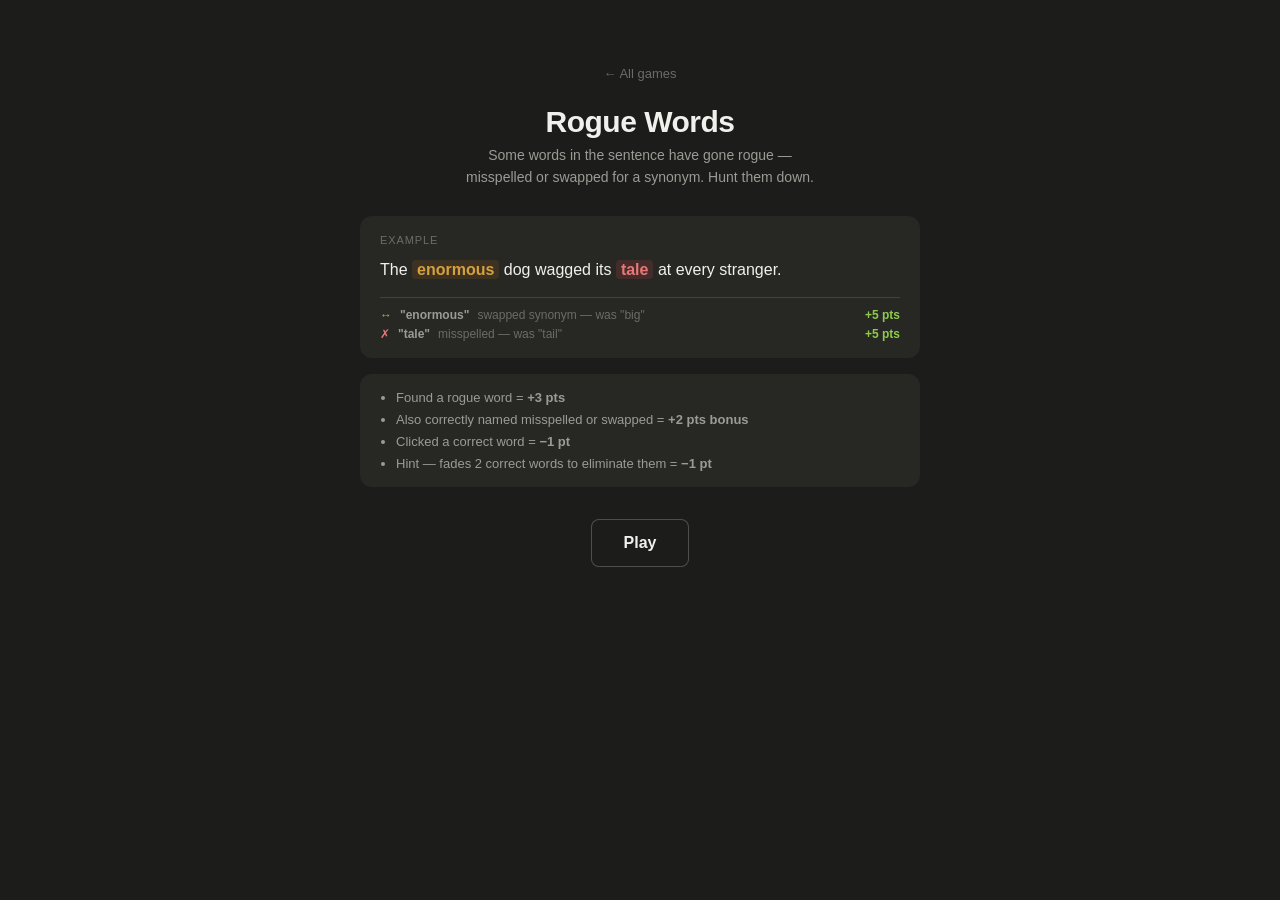
<file: rogue-words/index.html>
<!DOCTYPE html>
<html lang="en">
<head>
<meta charset="UTF-8">
<meta name="viewport" content="width=device-width, initial-scale=1.0">
<title>Rogue Words</title>
<link rel="stylesheet" href="styles.css">
</head>
<body>
<div id="app">

  <!-- ── START SCREEN ── -->
  <div id="start-screen">
    <a href="../index.html" class="back-link">← All games</a>
    <div class="game-title">Rogue Words</div>
    <div class="game-subtitle">Some words in the sentence have gone rogue —<br>misspelled or swapped for a synonym. Hunt them down.</div>

    <div class="demo-box">
      <div class="demo-label">Example</div>
      <div class="demo-sentence">
        The <span class="demo-chip swapped">enormous</span> dog wagged its <span class="demo-chip misspelled">tale</span> at every stranger.
      </div>
      <div class="demo-reveals">
        <div class="demo-reveal-row">
          <span style="color:#d4a040">↔</span>
          <strong>"enormous"</strong>
          <span>swapped synonym — was "big"</span>
          <span style="margin-left:auto;color:#8ecb4a;font-weight:600">+5 pts</span>
        </div>
        <div class="demo-reveal-row">
          <span style="color:#e87878">✗</span>
          <strong>"tale"</strong>
          <span>misspelled — was "tail"</span>
          <span style="margin-left:auto;color:#8ecb4a;font-weight:600">+5 pts</span>
        </div>
      </div>
    </div>

    <ul class="info-list">
      <li>Found a rogue word = <strong>+3 pts</strong></li>
      <li>Also correctly named misspelled or swapped = <strong>+2 pts bonus</strong></li>
      <li>Clicked a correct word = <strong>−1 pt</strong></li>
      <li>Hint — fades 2 correct words to eliminate them = <strong>−1 pt</strong></li>
    </ul>
    <button class="btn-primary" onclick="startGame()">Play</button>
  </div>

  <!-- ── GAME AREA ── -->
  <div id="game-area" style="display:none">
    <a href="../index.html" class="back-link">← All games</a>
    <div class="meta-row">
      <div class="stat-pill">Round <span id="round-num">1</span> / <span id="total-num">5</span></div>
      <div class="stat-pill">Score <span id="score-num">0</span></div>
    </div>
    <div class="progress-bar-wrap">
      <div class="progress-bar-fill" id="progress-fill" style="width:0%"></div>
    </div>

    <div class="sentence-card">
      <div class="sentence-label">Find the rogue words</div>
      <div class="sentence-text" id="sentence"></div>
    </div>

    <div class="errors-row">
      <div class="rogue-dots" id="rogue-dots"></div>
      <div style="font-size:12px;color:var(--text3)" id="hint-meta"></div>
    </div>

    <div class="type-panel inactive" id="type-panel">
      <div class="type-prompt" id="type-prompt">Click a word above to inspect it</div>
      <div class="type-btns">
        <button class="btn-type spell" onclick="submitGuess('misspelled')">Misspelled</button>
        <button class="btn-type swap"  onclick="submitGuess('swapped')">Swapped synonym</button>
        <button class="btn-cancel"     onclick="deselectWord()">Cancel</button>
      </div>
    </div>

    <div class="feedback" id="feedback"></div>

    <div class="actions-row" id="actions-row">
      <button class="btn-hint" id="hint-btn" onclick="useHint()">
        Fade 2 correct words <span class="hint-cost">−1 pt</span>
      </button>
    </div>

    <div class="next-row" id="next-row" style="display:none">
      <button class="btn-next" onclick="nextRound()">Next round →</button>
    </div>

    <div class="skip-row" id="skip-row">
      <button class="skip-btn" onclick="skipRound()">Skip remaining →</button>
    </div>
  </div>

  <!-- ── END SCREEN ── -->
  <div id="end-screen" style="display:none">
    <a href="../index.html" class="back-link">← All games</a>
    <div class="score-big" id="final-score"></div>
    <div class="score-label" id="final-label"></div>
    <div class="results-list" id="results-list"></div>
    <button class="btn-secondary" onclick="restartGame()">Play again</button>
  </div>

</div>
<script src="puzzles.js"></script>
<script>
const ROUND_COUNT = 5;

let queue, roundIdx, totalScore, roundResults;
let selectedIdx, foundMap, fadedSet, skippedSet, wrongSet, roundStartScore, roundDone;

function shuffle(a) {
  const b = [...a];
  for (let i = b.length - 1; i > 0; i--) {
    const j = Math.floor(Math.random() * (i + 1));
    [b[i], b[j]] = [b[j], b[i]];
  }
  return b;
}

function show(id) {
  ['start-screen', 'game-area', 'end-screen'].forEach(s => {
    document.getElementById(s).style.display = s === id ? 'block' : 'none';
  });
}

function errorIndices(puzzle) {
  return puzzle.tokens
    .map((t, i) => (t.type ? i : -1))
    .filter(i => i !== -1);
}

function correctUnfadedIndices(puzzle) {
  return puzzle.tokens
    .map((t, i) => (!t.type && !fadedSet.has(i) && !foundMap.has(i) && !wrongSet.has(i) ? i : -1))
    .filter(i => i !== -1);
}

// ── GAME LIFECYCLE ──

function startGame() {
  queue = shuffle(PUZZLES).slice(0, ROUND_COUNT);
  roundIdx = 0;
  totalScore = 0;
  roundResults = [];
  show('game-area');
  loadRound();
}

function loadRound() {
  if (roundIdx >= queue.length) { endGame(); return; }

  selectedIdx = null;
  foundMap = new Map();
  fadedSet = new Set();
  skippedSet = new Set();
  wrongSet = new Set();
  roundStartScore = totalScore;
  roundDone = false;

  const puzzle = queue[roundIdx];
  const errCount = errorIndices(puzzle).length;

  document.getElementById('round-num').textContent = roundIdx + 1;
  document.getElementById('total-num').textContent = queue.length;
  document.getElementById('score-num').textContent = totalScore;
  document.getElementById('progress-fill').style.width = (roundIdx / queue.length * 100) + '%';
  document.getElementById('feedback').textContent = '';
  document.getElementById('feedback').className = 'feedback';
  document.getElementById('hint-meta').textContent =
    errCount + ' rogue word' + (errCount !== 1 ? 's' : '') + ' hidden';
  document.getElementById('next-row').style.display = 'none';
  document.getElementById('skip-row').style.display = 'block';
  document.getElementById('actions-row').style.display = 'flex';

  renderSentence();
  updateRogueDots();
  updateHintButton();
  updateTypePanel();
}

// ── RENDERING ──

function renderSentence() {
  const puzzle = queue[roundIdx];
  const container = document.getElementById('sentence');
  container.innerHTML = '';

  puzzle.tokens.forEach((token, idx) => {
    const span = document.createElement('span');
    span.className = 'word';
    span.textContent = token.w;
    span.dataset.idx = idx;

    if (foundMap.has(idx)) {
      span.classList.add(foundMap.get(idx).full ? 'found-full' : 'found-partial');
    } else if (skippedSet.has(idx)) {
      span.classList.add('missed');
    } else if (fadedSet.has(idx)) {
      span.classList.add('faded');
    } else if (idx === selectedIdx) {
      span.classList.add('selected');
    } else if (wrongSet.has(idx)) {
      span.classList.add('wrong');
    } else {
      span.addEventListener('click', () => clickWord(idx));
    }

    container.appendChild(span);

    if (token.post) {
      container.appendChild(document.createTextNode(token.post));
    }
  });
}

function updateRogueDots() {
  const puzzle = queue[roundIdx];
  const errIdxs = errorIndices(puzzle);
  const container = document.getElementById('rogue-dots');
  container.innerHTML = '';
  errIdxs.forEach(tokenIdx => {
    const dot = document.createElement('div');
    dot.className = 'rogue-dot';
    if (foundMap.has(tokenIdx)) {
      dot.classList.add(foundMap.get(tokenIdx).full ? 'found-full' : 'found-partial');
    } else if (skippedSet.has(tokenIdx)) {
      dot.classList.add('missed');
    }
    container.appendChild(dot);
  });
}

function updateHintButton() {
  const puzzle = queue[roundIdx];
  const available = correctUnfadedIndices(puzzle);
  document.getElementById('hint-btn').disabled = available.length < 1;
}

function updateTypePanel() {
  const panel = document.getElementById('type-panel');
  const prompt = document.getElementById('type-prompt');

  if (selectedIdx === null) {
    panel.classList.add('inactive');
    prompt.innerHTML = 'Click a word above to inspect it';
  } else {
    panel.classList.remove('inactive');
    const word = queue[roundIdx].tokens[selectedIdx].w;
    prompt.innerHTML = `Is <strong>"${word}"</strong> misspelled or a swapped synonym?`;
  }
}

// ── INTERACTION ──

function clickWord(idx) {
  if (roundDone || foundMap.has(idx) || fadedSet.has(idx) || skippedSet.has(idx) || wrongSet.has(idx)) return;
  selectedIdx = selectedIdx === idx ? null : idx;
  renderSentence();
  updateTypePanel();
}

function deselectWord() {
  selectedIdx = null;
  renderSentence();
  updateTypePanel();
}

function submitGuess(guessType) {
  if (selectedIdx === null) return;

  const puzzle = queue[roundIdx];
  const token = puzzle.tokens[selectedIdx];
  const fb = document.getElementById('feedback');

  if (!token.type) {
    // Clicked a correct word — flash it red
    totalScore -= 1;
    document.getElementById('score-num').textContent = totalScore;
    flashScore('red');
    fb.textContent = `"${token.w}" is correct — no rogue here (−1 pt)`;
    fb.className = 'feedback wrong';
    wrongSet.add(selectedIdx);
    selectedIdx = null;
    renderSentence();
    updateTypePanel();
    clearFbSoon(fb);
    return;
  }

  // It's a rogue word
  const typeCorrect = guessType === token.type;
  const pts = typeCorrect ? 5 : 3;
  foundMap.set(selectedIdx, { full: typeCorrect, pts });
  totalScore += pts;
  document.getElementById('score-num').textContent = totalScore;
  flashScore(typeCorrect ? 'green' : 'amber');

  const typeLabel = token.type === 'misspelled' ? 'misspelled' : 'a swapped synonym';
  const wrongLabel = guessType === 'misspelled' ? 'misspelled' : 'a swapped synonym';

  if (typeCorrect) {
    fb.textContent = `+${pts} — "${token.w}" is ${typeLabel} (was "${token.orig}")`;
    fb.className = 'feedback correct';
  } else {
    fb.textContent = `+${pts} — "${token.w}" is ${typeLabel} (was "${token.orig}"), not ${wrongLabel}`;
    fb.className = 'feedback partial';
  }

  selectedIdx = null;
  renderSentence();
  updateTypePanel();
  updateRogueDots();
  updateHintButton();

  const errIdxs = errorIndices(puzzle);
  if (foundMap.size >= errIdxs.length) {
    roundDone = true;
    setTimeout(() => roundComplete(false), 1200);
    return;
  }

  clearFbSoon(fb);
}

function useHint() {
  const puzzle = queue[roundIdx];
  const available = correctUnfadedIndices(puzzle);
  if (available.length === 0) return;

  const toFade = shuffle(available).slice(0, 2);
  toFade.forEach(i => fadedSet.add(i));

  totalScore -= 1;
  document.getElementById('score-num').textContent = totalScore;
  flashScore('amber');

  const fb = document.getElementById('feedback');
  fb.textContent = `${toFade.length} correct word${toFade.length !== 1 ? 's' : ''} faded out (−1 pt)`;
  fb.className = 'feedback hint';

  if (selectedIdx !== null && fadedSet.has(selectedIdx)) {
    selectedIdx = null;
    updateTypePanel();
  }

  renderSentence();
  updateHintButton();
  clearFbSoon(fb);
}

function skipRound() {
  roundDone = true;
  const puzzle = queue[roundIdx];
  errorIndices(puzzle).forEach(i => {
    if (!foundMap.has(i)) skippedSet.add(i);
  });
  selectedIdx = null;
  renderSentence();
  updateRogueDots();
  updateTypePanel();
  roundComplete(true);
}

function roundComplete(skipped) {
  const puzzle = queue[roundIdx];
  const roundPts = totalScore - roundStartScore;

  roundResults.push({
    puzzle,
    pts: roundPts,
    foundMap: new Map(foundMap),
    skippedSet: new Set(skippedSet),
    fadedSet: new Set(fadedSet)
  });

  document.getElementById('actions-row').style.display = 'none';
  document.getElementById('next-row').style.display = 'block';
  document.getElementById('skip-row').style.display = 'none';
  selectedIdx = null;
  updateTypePanel();

  if (skipped) {
    const missed = skippedSet.size;
    const fb = document.getElementById('feedback');
    fb.textContent = missed > 0
      ? `${missed} rogue word${missed !== 1 ? 's' : ''} remaining — answers revealed`
      : 'Round complete!';
    fb.className = 'feedback hint';
  }
  // When not skipped, leave the last correction feedback visible
}

function nextRound() {
  roundIdx++;
  loadRound();
}

// ── END GAME ──

function endGame() {
  show('end-screen');
  document.getElementById('progress-fill').style.width = '100%';

  const maxPts = roundResults.reduce((sum, r) => {
    return sum + errorIndices(r.puzzle).length * 5;
  }, 0);

  document.getElementById('final-score').textContent = totalScore + ' pts';
  const pct = maxPts > 0 ? totalScore / maxPts : 0;
  document.getElementById('final-label').textContent = (
    pct >= 1   ? 'Flawless — every rogue caught!' :
    pct >= 0.8 ? 'Sharp eyes — excellent work!' :
    pct >= 0.6 ? 'Solid detective skills!' :
    pct >= 0.4 ? 'The rogues put up a fight!' :
    pct >= 0.2 ? 'They slipped past you this time.' :
                 'The rogues ran wild!'
  ) + '  (max ' + maxPts + ' pts)';

  const list = document.getElementById('results-list');
  list.innerHTML = '';

  roundResults.forEach((r, ri) => {
    const div = document.createElement('div');
    div.className = 'result-round';

    const errIdxs = errorIndices(r.puzzle);
    const good = r.pts > 0;

    div.innerHTML = `
      <div class="result-round-header">
        <div class="result-round-label">Round ${ri + 1}</div>
        <div class="result-round-pts ${good ? 'good' : ''}">${r.pts > 0 ? '+' : ''}${r.pts} pts</div>
      </div>
      <div class="result-sentence" id="result-sentence-${ri}"></div>`;

    list.appendChild(div);

    const sentEl = div.querySelector(`#result-sentence-${ri}`);
    r.puzzle.tokens.forEach((token, idx) => {
      const isError = errIdxs.includes(idx);
      const wasFound = r.foundMap.has(idx);
      const wasMissed = r.skippedSet.has(idx);

      let cls = '';
      let title = '';

      if (isError && wasFound) {
        const { full } = r.foundMap.get(idx);
        cls = full ? 'result-err-full' : 'result-err-partial';
        title = `${token.type === 'misspelled' ? 'Misspelled' : 'Swapped'} — was "${token.orig}"`;
      } else if (isError && wasMissed) {
        cls = 'result-err-missed';
        title = `${token.type === 'misspelled' ? 'Misspelled' : 'Swapped'} — was "${token.orig}"`;
      }

      if (cls) {
        const span = document.createElement('span');
        span.className = cls;
        span.textContent = token.w;
        span.title = title;
        sentEl.appendChild(span);
      } else {
        sentEl.appendChild(document.createTextNode(token.w));
      }

      if (token.post) {
        sentEl.appendChild(document.createTextNode(token.post));
      }
    });
  });
}

function restartGame() {
  show('start-screen');
}

// ── HELPERS ──

function clearFbSoon(fb) {
  setTimeout(() => {
    if (fb.className !== 'feedback correct' && fb.className !== 'feedback partial') {
      fb.textContent = '';
      fb.className = 'feedback';
    }
  }, 2000);
}

function flashScore(color) {
  const el = document.getElementById('score-num');
  el.className = color === 'green' ? 'flash-green' : color === 'red' ? 'flash-red' : 'flash-amber';
  setTimeout(() => { el.className = ''; }, 600);
}
</script>
</body>
</html>
</file>
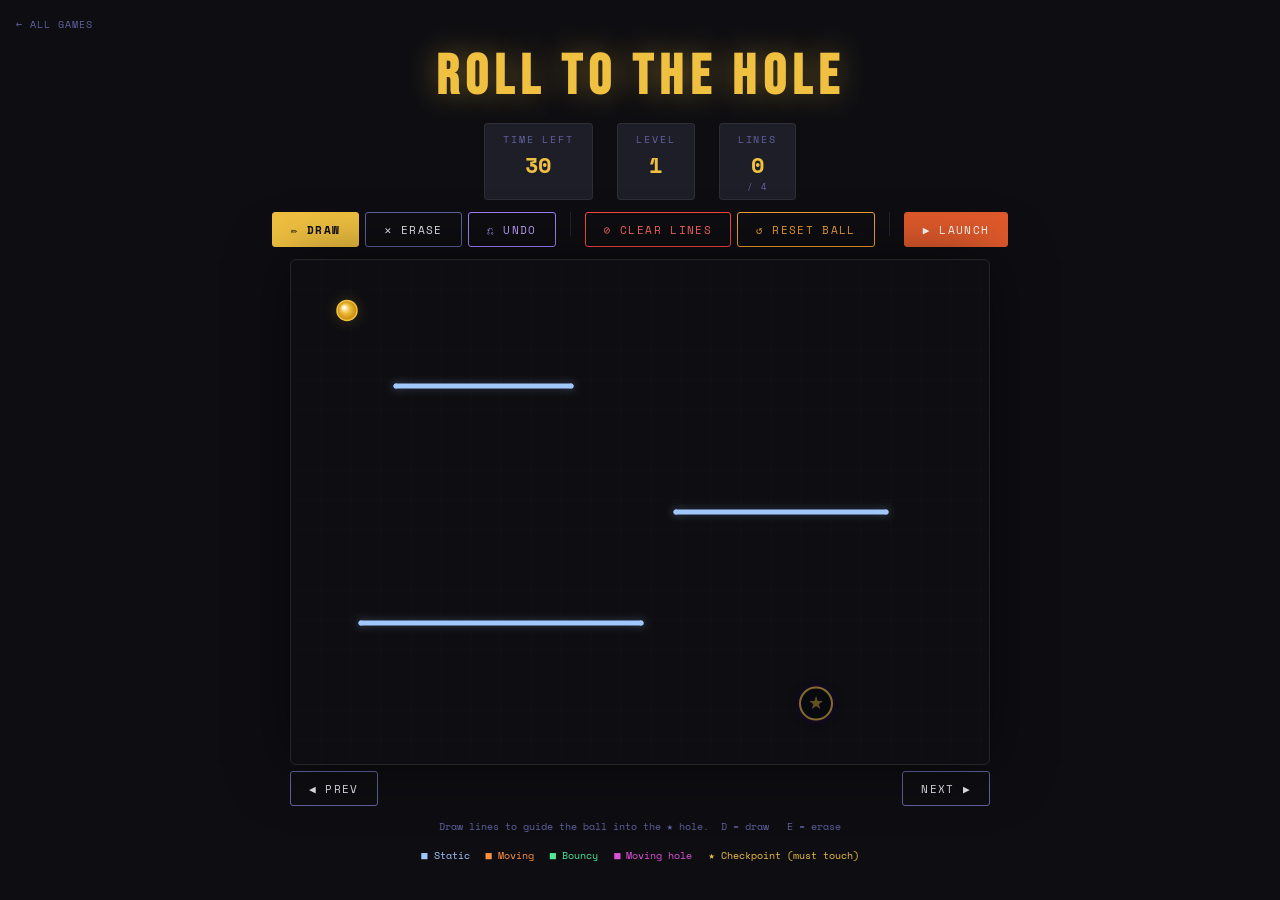
<file: roll-to-the-hole/index.html>
<!DOCTYPE html>
<html lang="en">
<head>
<meta charset="UTF-8">
<meta name="viewport" content="width=device-width, initial-scale=1.0">
<title>Line Rider — Roll to the Hole</title>
<link rel="stylesheet" href="styles.css">
</head>
<body>

<a href="../index.html" class="back-link">← All games</a>
<h1>Roll to the Hole</h1>

<div id="hud">
  <div class="hud-box">
    <span class="hud-label">Time Left</span>
    <span class="hud-value" id="timer-val">30</span>
  </div>
  <div class="hud-box">
    <span class="hud-label">Level</span>
    <span class="hud-value" id="level-val">1</span>
  </div>
  <div class="hud-box">
    <span class="hud-label">Lines</span>
    <span class="hud-value" id="lines-val">0</span>
    <span class="hud-sub" id="lines-limit-sub">/ 4</span>
  </div>
</div>

<div id="controls">
  <div class="ctrl-group">
    <button id="btn-draw" class="active" onclick="setMode('draw')">✏ Draw</button>
    <button id="btn-erase" onclick="setMode('erase')">✕ Erase</button>
    <button id="btn-undo" onclick="undoLine()">⎌ Undo</button>
  </div>
  <div class="ctrl-sep"></div>
  <div class="ctrl-group">
    <button id="btn-clear" onclick="clearLines()">⊘ Clear Lines</button>
    <button id="btn-reset-ball" onclick="resetBall()">↺ Reset Ball</button>
  </div>
  <div class="ctrl-sep"></div>
  <div class="ctrl-group">
    <button id="btn-launch" onclick="launch()">▶ Launch</button>
  </div>
</div>

<div id="canvas-area">
  <div id="canvas-wrap">
    <canvas id="c"></canvas>
    <div id="overlay">
      <h2 id="overlay-title">You Win!</h2>
      <div id="overlay-stars"></div>
      <p id="overlay-sub">Nice work. Setting up next level...</p>
      <p id="overlay-bonus"></p>
      <button onclick="nextLevel()">Next Level →</button>
    </div>
  </div>
  <div id="level-nav">
    <button id="btn-prev" onclick="prevLevel()">◀ Prev</button>
    <button id="btn-next" onclick="skipLevel()">Next ▶</button>
  </div>
</div>

<p id="hint">Draw lines to guide the ball into the ★ hole. &nbsp;<span style="color:var(--muted)">D = draw &nbsp; E = erase</span></p>
<p id="legend">
  <span style="color:#a0c8ff">■ Static</span>
  <span style="color:#ff9040">■ Moving</span>
  <span style="color:#50e896">■ Bouncy</span>
  <span style="color:#e050dc">■ Moving hole</span>
  <span style="color:#f0c040">★ Checkpoint (must touch)</span>
</p>

<script>
// ──────────────────────────────────────────────────────────────
// CONFIG
// ──────────────────────────────────────────────────────────────
const W = Math.min(window.innerWidth - 32, 700);
const H = Math.round(W * 0.72);
const GRAVITY = 0.22;
const FRICTION = 0.998;
const BALL_R = 10;
const HOLE_R = 16;
const TIME_LIMIT = 30;
const ERASE_RADIUS = 18;

// ──────────────────────────────────────────────────────────────
// STATE
// ──────────────────────────────────────────────────────────────
let canvas, ctx;
let mode = 'draw';
let drawing = false;
let currentLine = null;
let userLines = [];
let ball = null;
let hole = null;
let obstacles = [];
let launched = false;
let gameOver = false;
let won = false;
let timer = TIME_LIMIT;
let timerInterval = null;
let level = 1;
let animId = null;
let linesLimit = 4;

// ──────────────────────────────────────────────────────────────
// LEVELS
// lineLimit: max lines the player can draw (strategic constraint)
// required: true — ball must touch this platform before the hole counts
// platform types:
//   static:  { x1,y1,x2,y2 }
//   moving:  { x1,y1,x2,y2, moveAxis:'x'|'y', moveRange, moveSpeed }
//   bouncy:  { x1,y1,x2,y2, bouncy:true }
// hole: { x,y } or { x,y, moveAxis:'x'|'y', moveRange, moveSpeed }
// ──────────────────────────────────────────────────────────────
const LEVELS = [
  // Level 1 — gentle intro (no checkpoints, learn the basics)
  {
    lineLimit: 4,
    ballSide: 'left',
    platforms: [
      { x1: 0.15, y1: 0.25, x2: 0.40, y2: 0.25 },
      { x1: 0.55, y1: 0.50, x2: 0.85, y2: 0.50 },
      { x1: 0.10, y1: 0.72, x2: 0.50, y2: 0.72 },
    ],
    hole: { x: 0.75, y: 0.88 }
  },
  // Level 2 — staircase: must use the stairs, not skip to the bottom
  {
    lineLimit: 5,
    ballSide: 'right',
    platforms: [
      { x1: 0.60, y1: 0.22, x2: 0.92, y2: 0.22 },
      { x1: 0.35, y1: 0.40, x2: 0.58, y2: 0.40, required: true },
      { x1: 0.08, y1: 0.58, x2: 0.32, y2: 0.58, required: true },
      { x1: 0.05, y1: 0.75, x2: 0.65, y2: 0.75 },
    ],
    hole: { x: 0.82, y: 0.91 }
  },
  // Level 3 — moving platforms: must pass through the bottom shelf
  {
    lineLimit: 5,
    ballSide: 'left',
    platforms: [
      { x1: 0.05, y1: 0.25, x2: 0.30, y2: 0.25 },
      { x1: 0.35, y1: 0.25, x2: 0.60, y2: 0.25, moveAxis: 'x', moveRange: 0.25, moveSpeed: 0.012 },
      { x1: 0.10, y1: 0.52, x2: 0.40, y2: 0.52 },
      { x1: 0.55, y1: 0.52, x2: 0.92, y2: 0.52, moveAxis: 'x', moveRange: 0.18, moveSpeed: 0.018 },
      { x1: 0.05, y1: 0.74, x2: 0.55, y2: 0.74, required: true },
    ],
    hole: { x: 0.78, y: 0.90 }
  },
  // Level 4 — bouncy: must hit both bounce pads
  {
    lineLimit: 4,
    ballSide: 'right',
    platforms: [
      { x1: 0.60, y1: 0.20, x2: 0.95, y2: 0.20 },
      { x1: 0.30, y1: 0.38, x2: 0.55, y2: 0.38, bouncy: true, required: true },
      { x1: 0.05, y1: 0.55, x2: 0.40, y2: 0.55 },
      { x1: 0.48, y1: 0.68, x2: 0.75, y2: 0.68, bouncy: true, required: true },
      { x1: 0.05, y1: 0.82, x2: 0.38, y2: 0.82 },
      { x1: 0.62, y1: 0.82, x2: 0.95, y2: 0.82 },
    ],
    hole: { x: 0.50, y: 0.93 }
  },
  // Level 5 — moving hole: must cross the right shelf and bottom floor
  {
    lineLimit: 6,
    ballSide: 'left',
    platforms: [
      { x1: 0.05, y1: 0.22, x2: 0.38, y2: 0.30 },
      { x1: 0.55, y1: 0.28, x2: 0.92, y2: 0.22 },
      { x1: 0.10, y1: 0.52, x2: 0.45, y2: 0.52, moveAxis: 'y', moveRange: 0.10, moveSpeed: 0.022 },
      { x1: 0.55, y1: 0.62, x2: 0.90, y2: 0.62, required: true },
      { x1: 0.05, y1: 0.82, x2: 0.42, y2: 0.82, required: true },
      { x1: 0.58, y1: 0.82, x2: 0.92, y2: 0.82 },
    ],
    hole: { x: 0.50, y: 0.92, moveAxis: 'x', moveRange: 0.30, moveSpeed: 0.020 }
  },
  // Level 6 — everything: must hit the moving shelf and the far static ledge
  {
    lineLimit: 7,
    ballSide: 'right',
    platforms: [
      { x1: 0.55, y1: 0.18, x2: 0.92, y2: 0.18 },
      { x1: 0.10, y1: 0.32, x2: 0.40, y2: 0.32, moveAxis: 'x', moveRange: 0.20, moveSpeed: 0.025, required: true },
      { x1: 0.48, y1: 0.46, x2: 0.75, y2: 0.46, bouncy: true },
      { x1: 0.05, y1: 0.60, x2: 0.35, y2: 0.60, required: true },
      { x1: 0.45, y1: 0.72, x2: 0.75, y2: 0.72, moveAxis: 'y', moveRange: 0.12, moveSpeed: 0.030 },
      { x1: 0.05, y1: 0.86, x2: 0.40, y2: 0.86 },
      { x1: 0.60, y1: 0.86, x2: 0.95, y2: 0.86 },
    ],
    hole: { x: 0.50, y: 0.94, moveAxis: 'x', moveRange: 0.35, moveSpeed: 0.028 }
  }
];

// ──────────────────────────────────────────────────────────────
// INIT
// ──────────────────────────────────────────────────────────────
window.addEventListener('load', () => {
  canvas = document.getElementById('c');
  ctx = canvas.getContext('2d');
  canvas.width = W;
  canvas.height = H;
  document.getElementById('canvas-wrap').style.width = W + 'px';

  canvas.addEventListener('mousedown', onDown);
  canvas.addEventListener('mousemove', onMove);
  canvas.addEventListener('mouseup', onUp);
  canvas.addEventListener('mouseleave', onUp);
  canvas.addEventListener('touchstart', e => { e.preventDefault(); onDown(touch(e)); }, { passive: false });
  canvas.addEventListener('touchmove',  e => { e.preventDefault(); onMove(touch(e)); }, { passive: false });
  canvas.addEventListener('touchend',   e => { e.preventDefault(); onUp();           }, { passive: false });

  document.addEventListener('keydown', e => {
    const tag = e.target.tagName;
    if (tag === 'INPUT' || tag === 'TEXTAREA') return;
    if (e.key === 'd' || e.key === 'D') setMode('draw');
    if (e.key === 'e' || e.key === 'E') setMode('erase');
  });

  loadLevel(level);
  render();
});

function touch(e) {
  const t = e.touches[0];
  const r = canvas.getBoundingClientRect();
  return { clientX: t.clientX - r.left, clientY: t.clientY - r.top };
}

function canvasXY(e) {
  const r = canvas.getBoundingClientRect();
  return { x: (e.clientX - r.left), y: (e.clientY - r.top) };
}

// ──────────────────────────────────────────────────────────────
// LEVEL SETUP
// ──────────────────────────────────────────────────────────────
function loadLevel(n) {
  const idx = (n - 1) % LEVELS.length;
  const def = LEVELS[idx];

  userLines = [];
  launched = false;
  gameOver = false;
  won = false;
  timer = TIME_LIMIT;
  linesLimit = def.lineLimit || 8;
  clearInterval(timerInterval);
  if (animId) cancelAnimationFrame(animId);

  setupBallAndObstacles(def);
  updateHUD();
  hideOverlay();
  render();
}

function setupBallAndObstacles(def) {
  const bx = def.ballSide === 'left' ? W * 0.08 : W * 0.92;
  ball = { x: bx, y: H * 0.10, vx: 0, vy: 0, r: BALL_R };

  const hd = def.hole;
  hole = {
    x: hd.x * W, y: hd.y * H, r: HOLE_R,
    baseX: hd.x * W, baseY: hd.y * H,
    moveAxis: hd.moveAxis || null,
    moveRange: (hd.moveRange || 0) * W,
    moveSpeed: hd.moveSpeed || 0,
    phase: 0
  };

  obstacles = def.platforms.map(p => ({
    x1: p.x1 * W, y1: p.y1 * H,
    x2: p.x2 * W, y2: p.y2 * H,
    baseX1: p.x1 * W, baseY1: p.y1 * H,
    baseX2: p.x2 * W, baseY2: p.y2 * H,
    moveAxis: p.moveAxis || null,
    moveRange: p.moveAxis === 'y' ? (p.moveRange || 0) * H : (p.moveRange || 0) * W,
    moveSpeed: p.moveSpeed || 0,
    phase: Math.random() * Math.PI * 2,
    bouncy: p.bouncy || false,
    required: p.required || false,
    touched: false,
    touchTime: null,
  }));
}

// ──────────────────────────────────────────────────────────────
// INPUT HANDLERS
// ──────────────────────────────────────────────────────────────
function onDown(e) {
  if (launched || gameOver) return;
  const { x, y } = canvasXY(e);
  drawing = true;
  if (mode === 'draw') {
    if (userLines.length >= linesLimit) return;
    currentLine = { x1: x, y1: y, x2: x, y2: y };
  } else {
    eraseAt(x, y);
  }
}

function onMove(e) {
  if (!drawing || launched || gameOver) return;
  const { x, y } = canvasXY(e);
  if (mode === 'draw' && currentLine) {
    currentLine.x2 = x;
    currentLine.y2 = y;
    render();
  } else if (mode === 'erase') {
    eraseAt(x, y);
    render();
  }
}

function onUp() {
  if (!drawing) return;
  drawing = false;
  if (mode === 'draw' && currentLine) {
    const dx = currentLine.x2 - currentLine.x1;
    const dy = currentLine.y2 - currentLine.y1;
    if (Math.hypot(dx, dy) > 5 && userLines.length < linesLimit) {
      userLines.push({ ...currentLine });
    }
    currentLine = null;
    updateHUD();
    render();
  }
}

function eraseAt(x, y) {
  userLines = userLines.filter(l => {
    return distPointSeg(x, y, l.x1, l.y1, l.x2, l.y2) > ERASE_RADIUS;
  });
  updateHUD();
}

// ──────────────────────────────────────────────────────────────
// CONTROLS
// ──────────────────────────────────────────────────────────────
function setMode(m) {
  mode = m;
  document.getElementById('btn-draw').classList.toggle('active', m === 'draw');
  document.getElementById('btn-erase').classList.toggle('active', m === 'erase');
}

function clearLines() {
  userLines = [];
  updateHUD();
  if (!launched) render();
}

function undoLine() {
  if (launched || gameOver) return;
  if (userLines.length > 0) {
    userLines.pop();
    updateHUD();
    render();
  }
}

// Resets ball + obstacles/hole to start positions — keeps user-drawn lines
function resetBall() {
  const idx = (level - 1) % LEVELS.length;
  const def = LEVELS[idx];
  launched = false;
  gameOver = false;
  won = false;
  timer = TIME_LIMIT;
  clearInterval(timerInterval);
  if (animId) cancelAnimationFrame(animId);
  setupBallAndObstacles(def);
  hideOverlay();
  updateHUD();
  render();
}

function launch() {
  if (launched || gameOver) return;
  launched = true;
  ball.vx = ball.x < W / 2 ? 1.5 : -1.5;
  ball.vy = 0.5;
  startTimer();
  gameLoop();
}

function skipLevel() {
  level = Math.min(level + 1, LEVELS.length);
  loadLevel(level);
}

function prevLevel() {
  level = Math.max(level - 1, 1);
  loadLevel(level);
}

function nextLevel() {
  level++;
  loadLevel(level);
}

// ──────────────────────────────────────────────────────────────
// TIMER
// ──────────────────────────────────────────────────────────────
function startTimer() {
  clearInterval(timerInterval);
  timerInterval = setInterval(() => {
    timer--;
    document.getElementById('timer-val').textContent = timer;
    document.getElementById('timer-val').classList.toggle('urgent', timer <= 8);
    if (timer <= 0) {
      clearInterval(timerInterval);
      if (!won) endGame(false);
    }
  }, 1000);
}

// ──────────────────────────────────────────────────────────────
// PHYSICS LOOP
// ──────────────────────────────────────────────────────────────
function gameLoop() {
  if (gameOver) return;
  stepPhysics();
  render();
  animId = requestAnimationFrame(gameLoop);
}

function stepPhysics() {
  for (const seg of obstacles) {
    if (seg.moveAxis) {
      seg.phase += seg.moveSpeed;
      const offset = Math.sin(seg.phase) * seg.moveRange;
      if (seg.moveAxis === 'x') {
        seg.x1 = seg.baseX1 + offset;
        seg.x2 = seg.baseX2 + offset;
      } else {
        seg.y1 = seg.baseY1 + offset;
        seg.y2 = seg.baseY2 + offset;
      }
    }
  }

  if (hole.moveAxis) {
    hole.phase += hole.moveSpeed;
    const offset = Math.sin(hole.phase) * hole.moveRange;
    if (hole.moveAxis === 'x') hole.x = hole.baseX + offset;
    else hole.y = hole.baseY + offset;
  }

  ball.vy += GRAVITY;
  ball.vx *= FRICTION;
  ball.vy *= FRICTION;

  let onSurface = false;
  const allLinesCheck = [...obstacles, ...userLines];
  for (const seg of allLinesCheck) {
    if (distPointSeg(ball.x, ball.y + ball.r * 0.3, seg.x1, seg.y1, seg.x2, seg.y2) < ball.r * 1.4) {
      onSurface = true;
      break;
    }
  }

  const minSpeed = 1.2;
  if (!onSurface && Math.abs(ball.vx) < minSpeed) {
    ball.vx += (ball.vx >= 0 ? 1 : -1) * 0.08;
  }

  ball.x += ball.vx;
  ball.y += ball.vy;

  if (ball.x - ball.r < 0) { ball.x = ball.r; ball.vx *= -0.8; }
  if (ball.x + ball.r > W) { ball.x = W - ball.r; ball.vx *= -0.8; }

  if (ball.y - ball.r > H + 50) {
    endGame(false);
    return;
  }

  const allLines = [...obstacles, ...userLines];
  for (const seg of allLines) {
    resolveSegCollision(seg);
  }

  // Checkpoint detection — touch must be physically close to the segment
  for (const seg of obstacles) {
    if (seg.required && !seg.touched) {
      if (distPointSeg(ball.x, ball.y, seg.x1, seg.y1, seg.x2, seg.y2) < ball.r + 3) {
        seg.touched = true;
        seg.touchTime = Date.now();
      }
    }
  }

  const dx = ball.x - hole.x;
  const dy = ball.y - hole.y;
  if (Math.hypot(dx, dy) < hole.r * 1.2 && allCheckpointsDone()) {
    endGame(true);
  }
}

function allCheckpointsDone() {
  return obstacles.filter(s => s.required).every(s => s.touched);
}

function resolveSegCollision(seg) {
  const { x1, y1, x2, y2 } = seg;
  const nx = -(y2 - y1);
  const ny = x2 - x1;
  const len = Math.hypot(nx, ny);
  if (len === 0) return;
  const nnx = nx / len;
  const nny = ny / len;

  const upNx = nny < 0 ? nnx : -nnx;
  const upNy = nny < 0 ? nny : -nny;

  const dist = distPointSeg(ball.x, ball.y, x1, y1, x2, y2);
  if (dist < ball.r) {
    ball.x += upNx * (ball.r - dist);
    ball.y += upNy * (ball.r - dist);

    const dot = ball.vx * upNx + ball.vy * upNy;
    if (dot < 0) {
      if (seg.bouncy) {
        ball.vx -= 2.2 * dot * upNx;
        ball.vy -= 2.2 * dot * upNy;
        ball.vx *= 0.98;
        ball.vy *= 0.98;
      } else {
        ball.vx -= 1.5 * dot * upNx;
        ball.vy -= 1.5 * dot * upNy;
        ball.vx *= (Math.abs(upNx) > 0.5) ? 0.92 : 0.98;
        ball.vy *= (Math.abs(upNy) > 0.5) ? 0.92 : 0.98;
      }
    }
  }
}

// ──────────────────────────────────────────────────────────────
// MATH HELPERS
// ──────────────────────────────────────────────────────────────
function distPointSeg(px, py, x1, y1, x2, y2) {
  const dx = x2 - x1, dy = y2 - y1;
  const lenSq = dx * dx + dy * dy;
  if (lenSq === 0) return Math.hypot(px - x1, py - y1);
  const t = Math.max(0, Math.min(1, ((px - x1) * dx + (py - y1) * dy) / lenSq));
  return Math.hypot(px - (x1 + t * dx), py - (y1 + t * dy));
}

// ──────────────────────────────────────────────────────────────
// RENDER
// ──────────────────────────────────────────────────────────────
function render() {
  ctx.clearRect(0, 0, W, H);

  ctx.strokeStyle = '#ffffff05';
  ctx.lineWidth = 1;
  for (let gx = 0; gx < W; gx += 30) {
    ctx.beginPath(); ctx.moveTo(gx, 0); ctx.lineTo(gx, H); ctx.stroke();
  }
  for (let gy = 0; gy < H; gy += 30) {
    ctx.beginPath(); ctx.moveTo(0, gy); ctx.lineTo(W, gy); ctx.stroke();
  }

  const holeGrad = ctx.createRadialGradient(hole.x, hole.y, 0, hole.x, hole.y, hole.r * 1.8);
  holeGrad.addColorStop(0, '#000000ff');
  holeGrad.addColorStop(0.5, '#1a0a3a99');
  holeGrad.addColorStop(1, 'transparent');
  ctx.beginPath();
  ctx.arc(hole.x, hole.y, hole.r * 1.8, 0, Math.PI * 2);
  ctx.fillStyle = holeGrad;
  ctx.fill();

  ctx.beginPath();
  ctx.arc(hole.x, hole.y, hole.r, 0, Math.PI * 2);
  ctx.fillStyle = '#08080f';
  ctx.fill();

  const holeLocked = launched && !allCheckpointsDone();
  if (holeLocked) {
    const pulse = 0.5 + 0.5 * Math.sin(Date.now() * 0.008);
    ctx.strokeStyle = `rgba(255,60,60,${0.5 + pulse * 0.3})`;
    ctx.lineWidth = 2.5;
    ctx.shadowBlur = 10;
    ctx.shadowColor = '#ff3c3c';
  } else if (hole.moveAxis) {
    const pulse = 0.6 + 0.4 * Math.sin(Date.now() * 0.006);
    ctx.strokeStyle = `rgba(230,80,220,${pulse})`;
    ctx.lineWidth = 2.5;
    ctx.shadowBlur = 10;
    ctx.shadowColor = '#e050dc';
  } else {
    ctx.strokeStyle = '#f0c04088';
    ctx.lineWidth = 2;
    ctx.shadowBlur = 0;
  }
  ctx.stroke();
  ctx.shadowBlur = 0;

  ctx.font = `${Math.round(hole.r * 1.1)}px serif`;
  ctx.textAlign = 'center';
  ctx.textBaseline = 'middle';
  if (holeLocked) {
    ctx.fillStyle = '#ff3c3c88';
    ctx.fillText('✕', hole.x, hole.y + 1);
  } else {
    ctx.fillStyle = hole.moveAxis ? '#e050dcaa' : '#f0c04066';
    ctx.fillText('★', hole.x, hole.y + 1);
  }

  for (const seg of obstacles) {
    if (seg.required) {
      if (seg.touched) {
        const age = Date.now() - seg.touchTime;
        // White flash fades over 600ms then settles to green
        if (age < 600) {
          const alpha = 1 - age / 600;
          drawSeg(seg, `rgba(255,255,255,${alpha * 0.6})`, 9, false);
        }
        drawSeg(seg, '#50e896', 6, true, '#50e89666');
        drawCheckpointMarker(seg, true);
      } else {
        const pulse = 0.65 + 0.35 * Math.sin(Date.now() * 0.004);
        drawSeg(seg, `rgba(240,192,64,${pulse})`, 6, true, '#f0c04055');
        drawCheckpointMarker(seg, false);
      }
    } else if (seg.bouncy) {
      drawSeg(seg, '#50e896', 5, true, '#50e89644');
    } else if (seg.moveAxis) {
      drawSeg(seg, '#ff9040', 5, true, '#ff904444');
    } else {
      drawSeg(seg, '#a0c8ff', 5, true, '#a0c8ff44');
    }
  }

  for (const seg of userLines) {
    drawSeg(seg, '#60c8f0', 3.5, false);
  }

  if (currentLine) {
    drawSeg(currentLine, '#60c8f088', 3, false);
  }

  if (ball) {
    const bg = ctx.createRadialGradient(ball.x - 3, ball.y - 3, 1, ball.x, ball.y, ball.r);
    bg.addColorStop(0, '#ffffff');
    bg.addColorStop(0.4, '#f0c040');
    bg.addColorStop(1, '#c08000');
    ctx.beginPath();
    ctx.arc(ball.x, ball.y, ball.r, 0, Math.PI * 2);
    ctx.fillStyle = bg;
    ctx.fill();
    ctx.shadowBlur = 12;
    ctx.shadowColor = '#f0c04099';
    ctx.strokeStyle = '#f0c040';
    ctx.lineWidth = 1.5;
    ctx.stroke();
    ctx.shadowBlur = 0;
  }
}

function drawCheckpointMarker(seg, done) {
  const mx = (seg.x1 + seg.x2) / 2;
  const my = (seg.y1 + seg.y2) / 2 - 16;
  ctx.save();
  ctx.textAlign = 'center';
  ctx.textBaseline = 'middle';
  if (done) {
    const g = ctx.createRadialGradient(mx, my, 0, mx, my, 14);
    g.addColorStop(0, 'rgba(80,232,150,0.5)');
    g.addColorStop(1, 'rgba(80,232,150,0)');
    ctx.fillStyle = g;
    ctx.beginPath();
    ctx.arc(mx, my, 14, 0, Math.PI * 2);
    ctx.fill();
    ctx.font = 'bold 13px sans-serif';
    ctx.fillStyle = '#50e896';
    ctx.fillText('✓', mx, my);
  } else {
    const pulse = 0.55 + 0.45 * Math.sin(Date.now() * 0.005);
    const g = ctx.createRadialGradient(mx, my, 0, mx, my, 16);
    g.addColorStop(0, `rgba(240,192,64,${pulse * 0.55})`);
    g.addColorStop(1, 'rgba(240,192,64,0)');
    ctx.fillStyle = g;
    ctx.beginPath();
    ctx.arc(mx, my, 16, 0, Math.PI * 2);
    ctx.fill();
    ctx.globalAlpha = pulse;
    ctx.font = '13px serif';
    ctx.fillStyle = '#f0c040';
    ctx.fillText('★', mx, my);
  }
  ctx.restore();
}

function drawSeg(seg, color, width, isStatic, glowColor) {
  ctx.save();
  ctx.strokeStyle = color;
  ctx.lineWidth = width;
  ctx.lineCap = 'round';
  if (isStatic) {
    ctx.shadowBlur = 8;
    ctx.shadowColor = glowColor || '#a0c8ff44';
  }
  ctx.beginPath();
  ctx.moveTo(seg.x1, seg.y1);
  ctx.lineTo(seg.x2, seg.y2);
  ctx.stroke();

  ctx.fillStyle = color;
  ctx.beginPath(); ctx.arc(seg.x1, seg.y1, width / 2, 0, Math.PI * 2); ctx.fill();
  ctx.beginPath(); ctx.arc(seg.x2, seg.y2, width / 2, 0, Math.PI * 2); ctx.fill();
  ctx.restore();
}

// ──────────────────────────────────────────────────────────────
// END GAME
// ──────────────────────────────────────────────────────────────
function computeStars() {
  if (userLines.length === 0) return 3;
  const ratio = userLines.length / linesLimit;
  if (ratio <= 0.34) return 3;
  if (ratio <= 0.67) return 2;
  return 1;
}

function endGame(didWin) {
  if (gameOver) return;
  gameOver = true;
  won = didWin;
  clearInterval(timerInterval);
  if (animId) cancelAnimationFrame(animId);

  const title = document.getElementById('overlay-title');
  const sub = document.getElementById('overlay-sub');
  const starsEl = document.getElementById('overlay-stars');
  const nextBtn = document.querySelector('#overlay button');

  const bonusEl = document.getElementById('overlay-bonus');

  if (didWin) {
    const stars = computeStars();
    const timeBonus = timer * 10;
    title.textContent = '🎉 Rolled In!';
    title.className = 'win';
    sub.textContent = `Level ${level} cleared with ${timer}s to spare.`;
    starsEl.textContent = '★'.repeat(stars) + '☆'.repeat(3 - stars);
    bonusEl.textContent = timeBonus > 0 ? `⏱ Time bonus: +${timeBonus} pts` : '';
    nextBtn.style.display = '';
  } else {
    title.textContent = timer <= 0 ? '⏰ Time\'s Up!' : '💀 Ball Lost!';
    title.className = 'lose';
    sub.textContent = 'Redraw your lines and try again.';
    starsEl.textContent = '';
    bonusEl.textContent = '';
    nextBtn.style.display = 'none';
  }
  showOverlay();

  let retry = document.getElementById('retry-btn');
  if (!didWin) {
    if (!retry) {
      retry = document.createElement('button');
      retry.id = 'retry-btn';
      retry.textContent = '↺ Try Again';
      retry.onclick = () => loadLevel(level);
      document.getElementById('overlay').appendChild(retry);
    }
    retry.style.display = '';
  } else if (retry) {
    retry.style.display = 'none';
  }
}

function showOverlay() { document.getElementById('overlay').classList.add('show'); }
function hideOverlay() { document.getElementById('overlay').classList.remove('show'); }

function updateHUD() {
  document.getElementById('lines-val').textContent = userLines.length;
  document.getElementById('lines-limit-sub').textContent = `/ ${linesLimit}`;
  document.getElementById('timer-val').textContent = timer;
  document.getElementById('level-val').textContent = level;

  const atLimit = userLines.length >= linesLimit;
  document.getElementById('btn-draw').classList.toggle('disabled', atLimit);
}
</script>
</body>
</html>
</file>
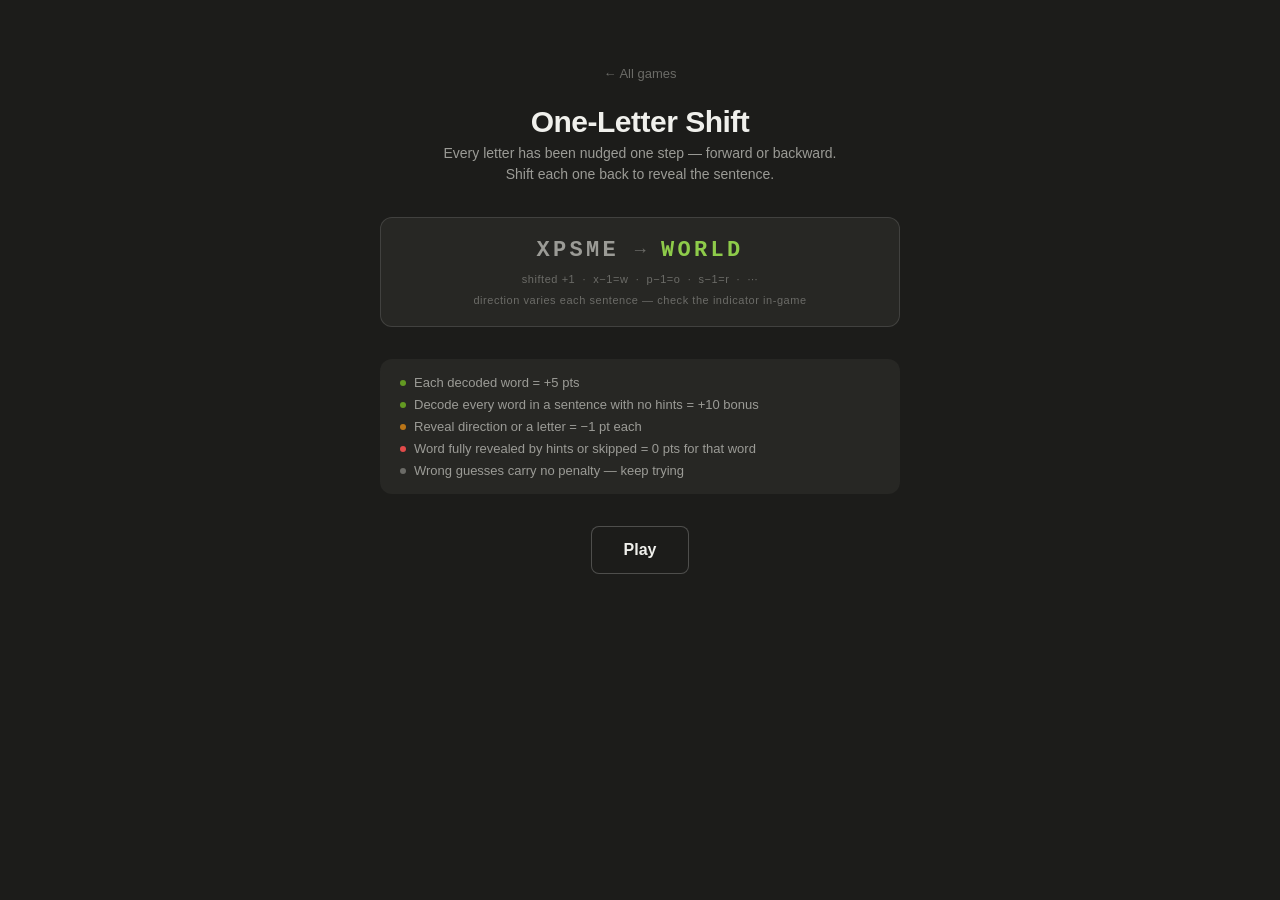
<file: shift-words/index.html>
<!DOCTYPE html>
<html lang="en">
<head>
<meta charset="UTF-8">
<meta name="viewport" content="width=device-width, initial-scale=1.0">
<title>One-Letter Shift</title>
<link rel="stylesheet" href="styles.css">
</head>
<body>
<div id="app">

  <!-- START SCREEN -->
  <div id="start-screen">
    <a href="../index.html" class="back-link">← All games</a>
    <div class="title">One-Letter Shift</div>
    <div class="subtitle">Every letter has been nudged one step — forward or backward.<br>Shift each one back to reveal the sentence.</div>

    <div class="demo-block">
      <div class="demo-row">
        <span class="demo-encoded">XPSME</span>
        <span class="demo-arrow">→</span>
        <span class="demo-decoded">WORLD</span>
      </div>
      <div class="demo-note">shifted +1 &nbsp;·&nbsp; x−1=w &nbsp;·&nbsp; p−1=o &nbsp;·&nbsp; s−1=r &nbsp;·&nbsp; ···</div>
      <div class="demo-note" style="margin-top:3px">direction varies each sentence — check the indicator in-game</div>
    </div>

    <div class="info-box">
      <div class="info-row"><div class="dot g"></div><span>Each decoded word = +5 pts</span></div>
      <div class="info-row"><div class="dot g"></div><span>Decode every word in a sentence with no hints = +10 bonus</span></div>
      <div class="info-row"><div class="dot a"></div><span>Reveal direction or a letter = −1 pt each</span></div>
      <div class="info-row"><div class="dot r"></div><span>Word fully revealed by hints or skipped = 0 pts for that word</span></div>
      <div class="info-row"><div class="dot"></div><span>Wrong guesses carry no penalty — keep trying</span></div>
    </div>

    <button class="primary" onclick="startGame()">Play</button>
  </div>

  <!-- GAME AREA -->
  <div id="game-area">
    <a href="../index.html" class="back-link">← All games</a>

    <div class="meta-row">
      <div class="stat-pill">Sentence <span id="round-num">1</span> / <span id="total-num">5</span></div>
      <div class="stat-pill">Score <span id="score-num">0</span></div>
    </div>
    <div class="progress-bar-wrap"><div class="progress-bar-fill" id="progress-fill"></div></div>

    <div class="sentence-display" id="sentence-display"></div>

    <div class="decode-card">
      <span class="decode-label">Decode</span>
      <span class="decode-word" id="decode-word"></span>
      <span class="decode-sep" id="decode-sep">→</span>
    </div>

    <div class="slots-wrap" id="letter-slots"></div>

    <input id="answer-input" type="text"
      autocomplete="off" autocorrect="off" autocapitalize="characters"
      spellcheck="false" inputmode="text" placeholder="type here" />

    <div class="scoring-row">
      <div class="score-chip" id="word-chip">Word &middot; <span id="word-val">5 pts</span></div>
      <div class="bonus-chip bonus-live" id="bonus-chip">Bonus &middot; <span>+10 no hints</span></div>
    </div>

    <div class="hint-action-row">
      <div style="display:flex;gap:7px">
        <button id="dir-btn" onclick="revealDirection()">Reveal direction</button>
        <button id="hint-btn" onclick="revealHint()">Reveal letter</button>
      </div>
      <div class="hint-cost">−1 pt each &middot; <span id="hints-used">0</span> used</div>
    </div>

    <div class="feedback" id="feedback"></div>

    <div class="skip-row">
      <button class="skip-btn" onclick="skipWord()">Skip this word →</button>
    </div>
  </div>

  <!-- END SCREEN -->
  <div id="end-screen">
    <a href="../index.html" class="back-link">← All games</a>
    <div class="score-big" id="final-score"></div>
    <div class="score-label" id="final-label"></div>
    <div class="results-list" id="results-list"></div>
    <button class="secondary" onclick="restartGame()">Play again</button>
  </div>

</div>

<script src="sentences.js"></script>
<script>
const ROUND_COUNT = 3;
let queue = [], sentenceIdx = 0, totalScore = 0, results = [];
let wordIdx = 0, hintsUsed = 0, revealedIndices = [], skippedWords = [];
let wordRevealed = false; // true when all letters hinted out (auto-check fires, word worth 0)
let wordPtsEarned = 0;   // running word pts for this sentence (excludes bonus)
let dirRevealed = false;  // true once the shift direction hint has been used this sentence

const inp = document.getElementById('answer-input');

function shuffle(a) {
  const b = [...a];
  for (let i = b.length - 1; i > 0; i--) {
    const j = Math.floor(Math.random() * (i + 1));
    [b[i], b[j]] = [b[j], b[i]];
  }
  return b;
}

function shiftWord(word, dir) {
  return word.split('').map(ch => {
    const c = ch.charCodeAt(0);
    if (c >= 97 && c <= 122) return String.fromCharCode(((c - 97 + dir + 26) % 26) + 97);
    return ch;
  }).join('');
}

function startGame() {
  queue = shuffle(SENTENCES).slice(0, ROUND_COUNT).map(s => {
    const dir = Math.random() < 0.5 ? 1 : -1;
    return { words: s.words, dir, encodedWords: s.words.map(w => shiftWord(w, dir)) };
  });
  sentenceIdx = 0; totalScore = 0; results = [];
  document.getElementById('start-screen').style.display = 'none';
  document.getElementById('end-screen').style.display = 'none';
  document.getElementById('game-area').style.display = 'block';
  loadSentence();
}

function loadSentence() {
  if (sentenceIdx >= queue.length) { endGame(); return; }
  wordIdx = 0; hintsUsed = 0; revealedIndices = []; skippedWords = [];
  wordRevealed = false; wordPtsEarned = 0; dirRevealed = false;
  document.getElementById('round-num').textContent = sentenceIdx + 1;
  document.getElementById('total-num').textContent = queue.length;
  document.getElementById('score-num').textContent = totalScore;
  document.getElementById('hints-used').textContent = '0';
  document.getElementById('feedback').textContent = '';
  document.getElementById('feedback').className = 'feedback';
  document.getElementById('progress-fill').style.width = (sentenceIdx / queue.length * 100) + '%';
  document.getElementById('hint-btn').disabled = false;
  document.getElementById('dir-btn').disabled = false;
  const sep = document.getElementById('decode-sep');
  if (sep) sep.textContent = '?';
  setWordChip(5, false);
  setBonusChip(true);
  renderSentenceDisplay();
  loadWord();
}

function loadWord() {
  revealedIndices = [];
  wordRevealed = false;
  inp.value = '';
  document.getElementById('feedback').textContent = '';
  document.getElementById('feedback').className = 'feedback';
  document.getElementById('hint-btn').disabled = false;
  setWordChip(5, false);
  const s = queue[sentenceIdx];
  document.getElementById('decode-word').textContent = s.encodedWords[wordIdx].toUpperCase();
  buildSlots(s.words[wordIdx].length);
  renderSlots('');
  inp.focus();
}

function setWordChip(pts, zeroed) {
  const chip = document.getElementById('word-chip');
  const val  = document.getElementById('word-val');
  chip.className = zeroed ? 'score-chip zeroed' : 'score-chip';
  val.textContent = zeroed ? '0 pts (revealed)' : pts + ' pts';
}

function setBonusChip(live) {
  const chip = document.getElementById('bonus-chip');
  chip.className = live ? 'bonus-chip bonus-live' : 'bonus-chip bonus-lost';
  chip.innerHTML = live
    ? 'Bonus &middot; <span>+10 no hints</span>'
    : 'Bonus &middot; <span>lost</span>';
}

function renderSentenceDisplay() {
  const s = queue[sentenceIdx];
  const container = document.getElementById('sentence-display');
  container.innerHTML = '';
  s.encodedWords.forEach((enc, i) => {
    const span = document.createElement('span');
    span.id = 'sw-' + i;
    if (skippedWords.includes(i)) {
      span.className = 'sent-word skipped';
      span.textContent = s.words[i].toUpperCase();
    } else if (i < wordIdx) {
      span.className = 'sent-word decoded';
      span.textContent = s.words[i].toUpperCase();
    } else if (i === wordIdx) {
      span.className = 'sent-word current';
      span.textContent = enc.toUpperCase();
    } else {
      span.className = 'sent-word pending';
      span.textContent = enc.toUpperCase();
    }
    container.appendChild(span);
  });
}

function buildSlots(n) {
  const c = document.getElementById('letter-slots');
  c.innerHTML = '';
  c.className = n > 9 ? 'slots-wrap compact' : 'slots-wrap';
  for (let i = 0; i < n; i++) {
    const s = document.createElement('div');
    s.className = 'letter-slot';
    s.id = 'slot-' + i;
    c.appendChild(s);
  }
}

function renderSlots(typedVal, state) {
  const s = queue[sentenceIdx];
  const word = s.words[wordIdx];
  const n = word.length;
  let ti = 0;
  for (let i = 0; i < n; i++) {
    const el = document.getElementById('slot-' + i);
    if (!el) continue;
    el.innerHTML = '';
    if (state === 'correct') {
      el.className = 'letter-slot correct';
      el.textContent = word[i].toUpperCase();
    } else if (state === 'wrong') {
      const ch = revealedIndices.includes(i) ? word[i].toUpperCase() : (typedVal && typedVal[ti++]) || '';
      el.className = 'letter-slot wrong';
      el.textContent = ch;
    } else if (revealedIndices.includes(i)) {
      el.className = 'letter-slot hinted';
      el.textContent = word[i].toUpperCase();
    } else {
      const ch = (typedVal && typedVal[ti++]) || '';
      el.className = 'letter-slot' + (ch ? ' filled' : '');
      el.textContent = ch;
    }
  }
}

inp.addEventListener('input', function () {
  const s = queue[sentenceIdx];
  const word = s.words[wordIdx];
  const maxLen = word.length - revealedIndices.length;
  let val = this.value.replace(/[^a-zA-Z]/g, '').toUpperCase().slice(0, maxLen);
  this.value = val;
  renderSlots(val);
  if (val.length === maxLen) setTimeout(checkAnswer, 80);
});

inp.addEventListener('keydown', function (e) {
  if (e.key === 'Enter') checkAnswer();
});

function getFullAttempt() {
  const s = queue[sentenceIdx];
  const word = s.words[wordIdx];
  const typed = inp.value.toUpperCase();
  let ti = 0, result = '';
  for (let i = 0; i < word.length; i++) {
    result += revealedIndices.includes(i) ? word[i].toUpperCase() : (typed[ti++] || '');
  }
  return result;
}

function checkAnswer() {
  const s = queue[sentenceIdx];
  const word = s.words[wordIdx].toUpperCase();
  const attempt = getFullAttempt();
  if (attempt.length < word.length) return;
  const fb = document.getElementById('feedback');

  if (attempt === word) {
    // word revealed by hints gets 0 pts; otherwise +5
    const pts = wordRevealed ? 0 : 5;
    totalScore += pts;
    wordPtsEarned += pts;
    document.getElementById('score-num').textContent = totalScore;
    if (pts > 0) flashScore('green');

    renderSlots(inp.value, 'correct');
    fb.textContent = wordRevealed ? 'Revealed — 0 pts' : '+5 pts';
    fb.className = 'feedback correct';
    inp.value = '';

    const chip = document.getElementById('sw-' + wordIdx);
    if (chip) {
      chip.className = wordRevealed ? 'sent-word skipped' : 'sent-word decoded';
      chip.textContent = word;
    }
    wordIdx++;
    if (wordIdx >= s.words.length) {
      setTimeout(completeSentence, 600);
    } else {
      setTimeout(() => {
        fb.textContent = '';
        fb.className = 'feedback';
        renderSentenceDisplay();
        loadWord();
      }, 450);
    }
  } else {
    renderSlots(inp.value, 'wrong');
    fb.textContent = 'Not quite — try again';
    fb.className = 'feedback wrong';
    setTimeout(() => {
      inp.value = '';
      fb.textContent = '';
      fb.className = 'feedback';
      renderSlots('');
      inp.focus();
    }, 700);
  }
}

function completeSentence() {
  const s = queue[sentenceIdx];
  const bonus = (hintsUsed === 0 && skippedWords.length === 0) ? 10 : 0;
  totalScore += bonus;
  document.getElementById('score-num').textContent = totalScore;
  flashScore('green');

  const fb = document.getElementById('feedback');
  if (bonus > 0) {
    fb.textContent = '+10 bonus — perfect sentence!';
  } else {
    fb.textContent = 'Sentence complete!';
  }
  fb.className = 'feedback correct';

  results.push({
    sentence: s.words.join(' '),
    encoded: s.encodedWords.join(' '),
    hints: hintsUsed,
    skipped: skippedWords.length,
    wordPts: wordPtsEarned,
    bonus,
    pts: wordPtsEarned + bonus
  });
  setTimeout(() => { sentenceIdx++; loadSentence(); }, 1300);
}

function revealHint() {
  const s = queue[sentenceIdx];
  const word = s.words[wordIdx];
  const n = word.length;
  let pick = -1;
  for (let i = 0; i < n; i++) {
    if (!revealedIndices.includes(i)) { pick = i; break; }
  }
  if (pick === -1) return;
  revealedIndices.push(pick);
  hintsUsed++;
  totalScore = Math.max(0, totalScore - 1);
  document.getElementById('score-num').textContent = totalScore;
  document.getElementById('hints-used').textContent = hintsUsed;
  flashScore('amber');

  // lose bonus as soon as first hint is used
  if (hintsUsed === 1) setBonusChip(false);

  const maxLen = n - revealedIndices.length;
  if (inp.value.length > maxLen) inp.value = inp.value.slice(0, maxLen);

  // all letters revealed — word is worth 0
  if (maxLen === 0) {
    wordRevealed = true;
    setWordChip(0, true);
    document.getElementById('hint-btn').disabled = true;
  }

  const fb = document.getElementById('feedback');
  fb.textContent = '−1 point';
  fb.className = 'feedback hint';
  setTimeout(() => {
    if (fb.className === 'feedback hint') { fb.textContent = ''; fb.className = 'feedback'; }
  }, 1200);

  renderSlots(inp.value);
  inp.focus();
  if (maxLen === 0) setTimeout(checkAnswer, 80);
}

function revealDirection() {
  if (dirRevealed) return;
  dirRevealed = true;
  hintsUsed++;
  totalScore = Math.max(0, totalScore - 1);
  document.getElementById('score-num').textContent = totalScore;
  document.getElementById('hints-used').textContent = hintsUsed;
  document.getElementById('dir-btn').disabled = true;
  flashScore('amber');

  if (hintsUsed === 1) setBonusChip(false);

  const dir = queue[sentenceIdx].dir;
  const sep = document.getElementById('decode-sep');
  if (sep) sep.textContent = dir === 1 ? '←' : '→';

  const fb = document.getElementById('feedback');
  fb.textContent = `Shift each letter ${dir === 1 ? '← back 1' : '→ forward 1'} to decode (−1 pt)`;
  fb.className = 'feedback hint';
  setTimeout(() => {
    if (fb.className === 'feedback hint') { fb.textContent = ''; fb.className = 'feedback'; }
  }, 2000);
  inp.focus();
}

function skipWord() {
  const s = queue[sentenceIdx];
  skippedWords.push(wordIdx);
  // skipping also voids the bonus
  setBonusChip(false);

  const chip = document.getElementById('sw-' + wordIdx);
  if (chip) {
    chip.className = 'sent-word skipped';
    chip.textContent = s.words[wordIdx].toUpperCase();
  }
  wordIdx++;
  if (wordIdx >= s.words.length) {
    setTimeout(completeSentence, 400);
  } else {
    inp.value = '';
    document.getElementById('feedback').textContent = '';
    document.getElementById('feedback').className = 'feedback';
    document.getElementById('hint-btn').disabled = false;
    renderSentenceDisplay();
    loadWord();
  }
}

function flashScore(color) {
  const el = document.getElementById('score-num');
  el.className = color === 'green' ? 'flash-green' : 'flash-amber';
  setTimeout(() => { el.className = ''; }, 600);
}

function endGame() {
  document.getElementById('game-area').style.display = 'none';
  document.getElementById('end-screen').style.display = 'block';
  document.getElementById('progress-fill').style.width = '100%';
  const maxPts = queue.reduce((sum, s) => sum + s.words.length * 5 + 10, 0);
  document.getElementById('final-score').textContent = totalScore + ' pts';
  const pct = maxPts > 0 ? totalScore / maxPts : 0;
  document.getElementById('final-label').textContent = (
    pct === 1    ? 'Perfect — master cryptographer!' :
    pct >= 0.8   ? 'Excellent decoding!' :
    pct >= 0.6   ? 'Solid work — keep shifting!' :
    pct >= 0.4   ? 'Getting the hang of it!' :
                   'The alphabet strikes back!'
  ) + ' (max ' + maxPts + ' pts)';
  const list = document.getElementById('results-list');
  list.innerHTML = '';
  results.forEach(r => {
    const div = document.createElement('div');
    div.className = 'result-item';
    let bc, bt;
    if (r.hints === 0 && r.skipped === 0) { bc = 'badge-got'; bt = 'No hints +10'; }
    else if (r.pts === 0) { bc = 'badge-zero'; bt = 'No pts'; }
    else { bc = 'badge-hinted'; bt = r.hints + ' hint' + (r.hints !== 1 ? 's' : ''); }
    div.innerHTML = `
      <div>
        <div class="result-word">${r.sentence.toUpperCase()}</div>
        <div class="result-clue">${r.encoded.toUpperCase()}</div>
      </div>
      <div class="result-right">
        <span class="result-pts">+${r.pts} pt${r.pts !== 1 ? 's' : ''}</span>
        <span class="result-badge ${bc}">${bt}</span>
      </div>`;
    list.appendChild(div);
  });
}

function restartGame() {
  document.getElementById('end-screen').style.display = 'none';
  document.getElementById('start-screen').style.display = 'block';
}
</script>
</body>
</html>
</file>
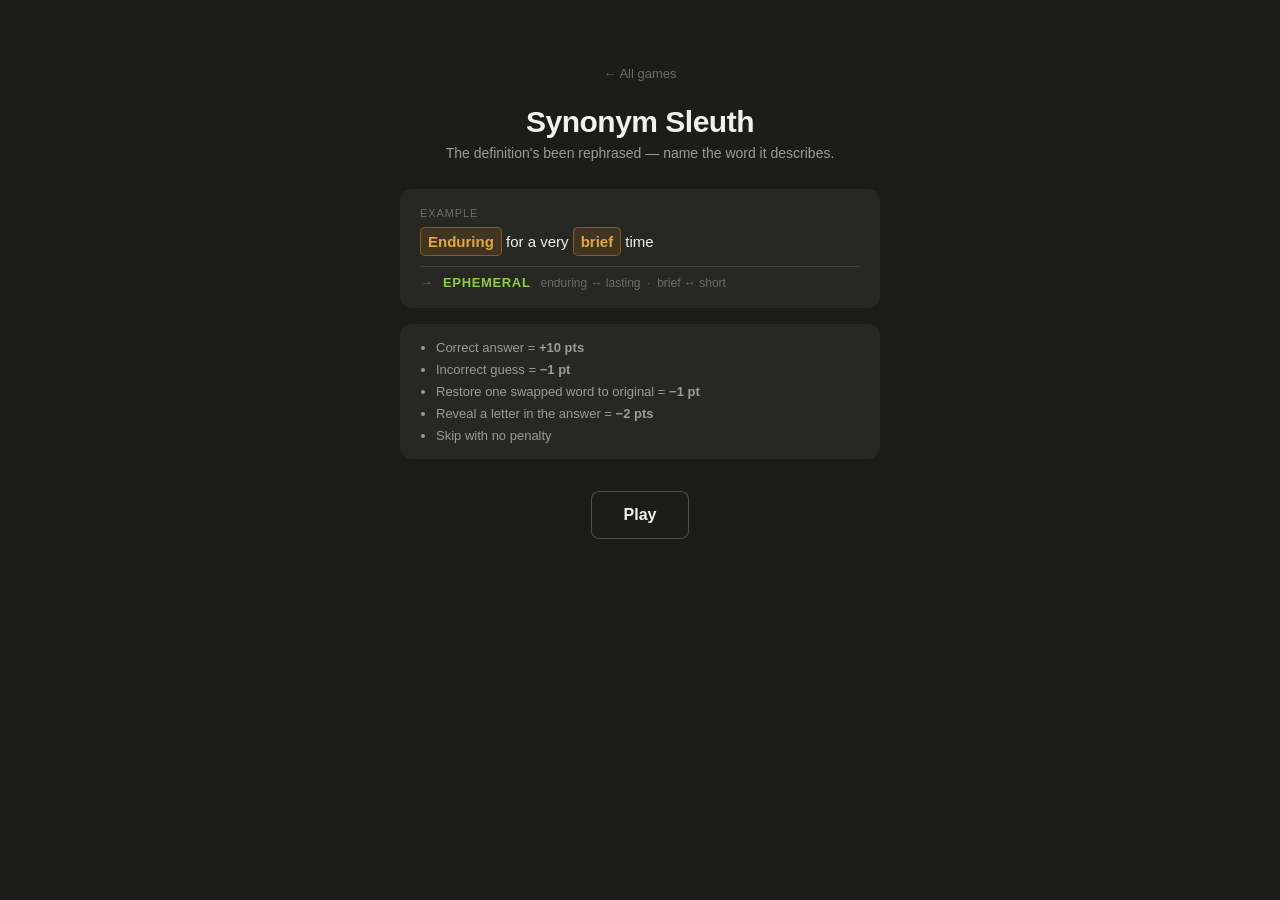
<file: synonym-sleuth/index.html>
<!DOCTYPE html>
<html lang="en">
<head>
<meta charset="UTF-8">
<meta name="viewport" content="width=device-width, initial-scale=1.0">
<title>Synonym Sleuth</title>
<link rel="stylesheet" href="styles.css">
</head>
<body>
<div id="app">

  <!-- ── START SCREEN ── -->
  <div id="start-screen">
    <a href="../index.html" class="back-link">← All games</a>
    <div class="game-title">Synonym Sleuth</div>
    <div class="game-subtitle">The definition's been rephrased — name the word it describes.</div>

    <div class="demo-box">
      <div class="demo-label">Example</div>
      <div class="demo-def">
        <span class="swap-chip">Enduring</span> for a very <span class="swap-chip">brief</span> time
      </div>
      <div class="demo-answer-row">
        <span>→</span>
        <span class="demo-word">EPHEMERAL</span>
        <span class="demo-unswap">enduring ↔ lasting &nbsp;·&nbsp; brief ↔ short</span>
      </div>
    </div>

    <ul class="info-list">
      <li>Correct answer = <strong>+10 pts</strong></li>
      <li>Incorrect guess = <strong>−1 pt</strong></li>
      <li>Restore one swapped word to original = <strong>−1 pt</strong></li>
      <li>Reveal a letter in the answer = <strong>−2 pts</strong></li>
      <li>Skip with no penalty</li>
    </ul>
    <button class="btn-primary" onclick="startGame()">Play</button>
  </div>

  <!-- ── GAME AREA ── -->
  <div id="game-area" style="display:none">
    <a href="../index.html" class="back-link">← All games</a>
    <div class="meta-row">
      <div class="stat-pill">Round <span id="round-num">1</span> / <span id="total-num">5</span></div>
      <div class="stat-pill">Score <span id="score-num">0</span></div>
    </div>
    <div class="progress-bar-wrap">
      <div class="progress-bar-fill" id="progress-fill" style="width:0%"></div>
    </div>
    <div class="clue-card">
      <div class="clue-header">
        <div class="clue-label">Definition</div>
        <div class="clue-pos" id="clue-pos"></div>
      </div>
      <div class="definition-text" id="definition-text"></div>
    </div>
    <div class="slots-wrap" id="letter-slots"></div>
    <input id="answer-input" type="text"
      autocomplete="off" autocorrect="off" autocapitalize="characters"
      spellcheck="false" inputmode="text" placeholder="type your guess" />
    <div class="actions-row">
      <button class="btn-hint" id="restore-btn" onclick="restoreWord()">
        Restore a word <span class="hint-cost">−1 pt</span>
      </button>
      <button class="btn-hint" id="reveal-btn" onclick="revealLetter()">
        Reveal a letter <span class="hint-cost">−2 pts</span>
      </button>
    </div>
    <div class="hint-meta" id="hint-meta"></div>
    <div class="feedback" id="feedback"></div>
    <div class="guess-row">
      <button class="btn-guess" onclick="checkAnswer()">Guess →</button>
    </div>
    <div class="skip-row">
      <button class="skip-btn" onclick="skipWord()">Skip this one →</button>
    </div>
  </div>

  <!-- ── END SCREEN ── -->
  <div id="end-screen" style="display:none">
    <a href="../index.html" class="back-link">← All games</a>
    <div class="score-big" id="final-score"></div>
    <div class="score-label" id="final-label"></div>
    <div class="results-list" id="results-list"></div>
    <button class="btn-secondary" onclick="restartGame()">Play again</button>
  </div>

</div>
<script src="puzzles.js"></script>
<script>
const ROUND_COUNT = 5;
let queue, current, totalScore, results;
let restoredSwaps, revealedLetters, wrongGuesses;

function shuffle(a) {
  const b = [...a];
  for (let i = b.length - 1; i > 0; i--) {
    const j = Math.floor(Math.random() * (i + 1));
    [b[i], b[j]] = [b[j], b[i]];
  }
  return b;
}

const inp = document.getElementById('answer-input');

inp.addEventListener('input', function () {
  const p = queue[current]; if (!p) return;
  const maxLen = p.word.length - revealedLetters.length;
  let val = this.value.replace(/[^a-zA-Z]/g, '').toUpperCase().slice(0, maxLen);
  this.value = val;
  renderSlots(val);
});

inp.addEventListener('keydown', function (e) {
  if (e.key === 'Enter') checkAnswer();
});

function show(id) {
  ['start-screen', 'game-area', 'end-screen'].forEach(s => {
    document.getElementById(s).style.display = s === id ? 'block' : 'none';
  });
}

function startGame() {
  queue = shuffle(PUZZLES).slice(0, ROUND_COUNT);
  current = 0; totalScore = 0; results = [];
  show('game-area');
  loadPuzzle();
}

function loadPuzzle() {
  if (current >= queue.length) { endGame(); return; }
  restoredSwaps = [];
  revealedLetters = [0];
  wrongGuesses = 0;

  const p = queue[current];
  const swapCount = p.tokens.filter(t => t.orig).length;

  inp.value = '';
  inp.disabled = false;

  document.getElementById('round-num').textContent = current + 1;
  document.getElementById('total-num').textContent = queue.length;
  document.getElementById('score-num').textContent = totalScore;
  document.getElementById('clue-pos').textContent = p.pos;
  document.getElementById('feedback').textContent = '';
  document.getElementById('feedback').className = 'feedback';
  document.getElementById('progress-fill').style.width = (current / queue.length * 100) + '%';
  document.getElementById('hint-meta').textContent =
    swapCount + ' word' + (swapCount !== 1 ? 's' : '') + ' swapped · ' + p.word.length + ' letters';

  renderDefinition();
  buildSlots(p.word.length);
  renderSlots('');
  updateHintButtons();
  inp.focus();
}

function renderDefinition() {
  const p = queue[current];
  let swapIdx = 0;
  const html = p.tokens.map(token => {
    if (token.orig) {
      const idx = swapIdx++;
      const restored = restoredSwaps.includes(idx);
      return restored
        ? `<span class="swap-chip restored">${token.orig}</span>`
        : `<span class="swap-chip">${token.t}</span>`;
    }
    return token.t;
  }).join('');
  document.getElementById('definition-text').innerHTML = html;
}

function buildSlots(n) {
  const c = document.getElementById('letter-slots');
  c.innerHTML = '';
  c.className = n > 11 ? 'slots-wrap tiny' : n > 8 ? 'slots-wrap compact' : 'slots-wrap';
  for (let i = 0; i < n; i++) {
    const s = document.createElement('div');
    s.className = 'letter-slot';
    s.id = 'slot-' + i;
    c.appendChild(s);
  }
}

function renderSlots(typedVal, state) {
  const p = queue[current], n = p.word.length;
  let ti = 0;
  for (let i = 0; i < n; i++) {
    const s = document.getElementById('slot-' + i); if (!s) continue;
    if (state === 'correct') {
      s.className = 'letter-slot correct'; s.textContent = p.word[i];
    } else if (state === 'wrong') {
      const ch = revealedLetters.includes(i) ? p.word[i] : (typedVal && typedVal[ti++]) || '';
      s.className = 'letter-slot wrong'; s.textContent = ch;
    } else if (revealedLetters.includes(i)) {
      s.className = 'letter-slot revealed'; s.textContent = p.word[i];
    } else {
      const ch = (typedVal && typedVal[ti++]) || '';
      s.className = 'letter-slot' + (ch ? ' filled' : '');
      s.textContent = ch;
    }
  }
}

function getFullAttempt() {
  const p = queue[current], typed = inp.value.toUpperCase();
  let ti = 0, result = '';
  for (let i = 0; i < p.word.length; i++) {
    result += revealedLetters.includes(i) ? p.word[i] : (typed[ti++] || '');
  }
  return result;
}

function updateHintButtons() {
  const p = queue[current];
  const totalSwaps = p.tokens.filter(t => t.orig).length;
  document.getElementById('restore-btn').disabled = restoredSwaps.length >= totalSwaps;
  document.getElementById('reveal-btn').disabled  = revealedLetters.length >= p.word.length;
}

function checkAnswer() {
  const p = queue[current];
  const attempt = getFullAttempt();
  if (attempt.length < p.word.length) return;

  const fb = document.getElementById('feedback');
  if (attempt === p.word) {
    totalScore += 10;
    flashScore('green');
    renderSlots(inp.value, 'correct');
    fb.textContent = '+10 — got it!';
    fb.className = 'feedback correct';
    results.push({ word: p.word, got: true, restores: restoredSwaps.length, reveals: revealedLetters.length, wrong: wrongGuesses });
    inp.disabled = true;
    setTimeout(() => { current++; loadPuzzle(); }, 1000);
  } else {
    wrongGuesses++;
    totalScore -= 1;
    flashScore('red');
    renderSlots(inp.value, 'wrong');
    fb.textContent = 'Not quite — try again (−1 pt)';
    fb.className = 'feedback wrong';
    document.getElementById('score-num').textContent = totalScore;
    setTimeout(() => {
      inp.value = ''; fb.textContent = ''; fb.className = 'feedback';
      renderSlots(''); inp.focus();
    }, 700);
  }
}

function restoreWord() {
  const p = queue[current];
  const swapTokens = p.tokens.filter(t => t.orig);
  if (restoredSwaps.length >= swapTokens.length) return;

  let nextIdx = -1;
  for (let i = 0; i < swapTokens.length; i++) {
    if (!restoredSwaps.includes(i)) { nextIdx = i; break; }
  }
  if (nextIdx === -1) return;

  restoredSwaps.push(nextIdx);
  totalScore -= 1;
  document.getElementById('score-num').textContent = totalScore;
  flashScore('amber');
  renderDefinition();
  updateHintButtons();

  const remaining = swapTokens.length - restoredSwaps.length;
  const fb = document.getElementById('feedback');
  fb.textContent = remaining > 0
    ? `Word restored — ${remaining} swap${remaining !== 1 ? 's' : ''} still hidden (−1 pt)`
    : 'All words restored (−1 pt)';
  fb.className = 'feedback hint';
  clearFbSoon(fb);
  inp.focus();
}

function revealLetter() {
  const p = queue[current], n = p.word.length;
  const candidates = [];
  for (let i = 0; i < n; i++) {
    if (!revealedLetters.includes(i)) candidates.push(i);
  }
  if (candidates.length === 0) return;

  const pick = candidates[0];
  revealedLetters.push(pick);
  totalScore -= 2;
  document.getElementById('score-num').textContent = totalScore;
  flashScore('amber');

  const maxLen = n - revealedLetters.length;
  if (inp.value.length > maxLen) inp.value = inp.value.slice(0, maxLen);
  renderSlots(inp.value);
  updateHintButtons();

  const fb = document.getElementById('feedback');
  fb.textContent = 'Letter revealed (−2 pts)';
  fb.className = 'feedback hint';
  clearFbSoon(fb);
  inp.focus();

  if (maxLen === 0) setTimeout(checkAnswer, 80);
}

function clearFbSoon(fb) {
  setTimeout(() => {
    if (fb.className === 'feedback hint') { fb.textContent = ''; fb.className = 'feedback'; }
  }, 1800);
}

function flashScore(color) {
  const el = document.getElementById('score-num');
  el.className = color === 'green' ? 'flash-green' : color === 'red' ? 'flash-red' : 'flash-amber';
  setTimeout(() => { el.className = ''; }, 600);
}

function skipWord() {
  const p = queue[current];
  results.push({ word: p.word, got: false, restores: restoredSwaps.length, reveals: revealedLetters.length, wrong: wrongGuesses });
  current++;
  loadPuzzle();
}

function endGame() {
  show('end-screen');
  document.getElementById('final-score').textContent = totalScore + ' pts';
  const maxPts = queue.length * 10;
  const pct = totalScore / maxPts;
  document.getElementById('final-label').textContent = (
    pct >= 1    ? 'Flawless — master sleuth!' :
    pct >= 0.8  ? 'Sharp work — excellent!' :
    pct >= 0.6  ? 'Solid sleuth skills!' :
    pct >= 0.4  ? 'Not bad — keep sleuthing!' :
    pct >= 0    ? 'Tricky definitions!' :
                  'Those synonyms got you!'
  ) + '  (max ' + maxPts + ' pts)';

  const list = document.getElementById('results-list');
  list.innerHTML = '';
  results.forEach(r => {
    const div = document.createElement('div');
    div.className = 'result-item';
    const hints = r.restores + r.reveals;
    let bc, bt;
    if (!r.got)        { bc = 'badge-missed';  bt = 'Skipped'; }
    else if (hints > 0){ bc = 'badge-hinted';  bt = hints + ' hint' + (hints !== 1 ? 's' : ''); }
    else               { bc = 'badge-got';     bt = 'No hints'; }
    const details = [];
    if (r.wrong    > 0) details.push(r.wrong    + ' wrong');
    if (r.restores > 0) details.push(r.restores + ' restore' + (r.restores !== 1 ? 's' : ''));
    if (r.reveals  > 0) details.push(r.reveals  + ' reveal'  + (r.reveals  !== 1 ? 's' : ''));
    div.innerHTML =
      `<div>
        <div class="result-word">${r.word}</div>
        ${details.length ? '<div class="result-detail">' + details.join(' · ') + '</div>' : ''}
      </div>
      <div class="result-right">
        <span class="result-pts">${r.got ? '+10 pts' : '+0'}</span>
        <span class="result-badge ${bc}">${bt}</span>
      </div>`;
    list.appendChild(div);
  });
}

function restartGame() {
  show('start-screen');
}
</script>
</body>
</html>
</file>
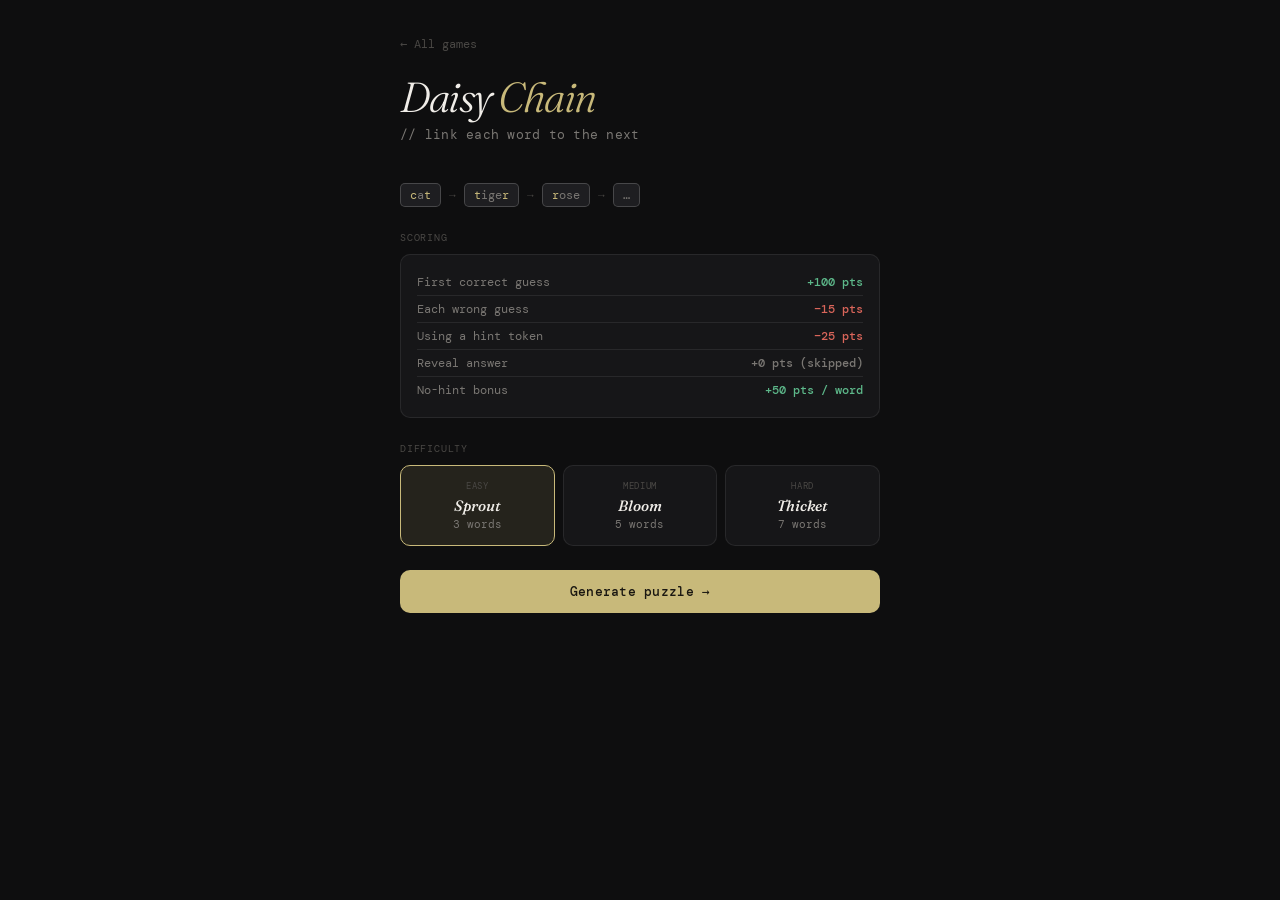
<file: tag-words/index.html>
<!DOCTYPE html>
<html lang="en">
<head>
<meta charset="UTF-8">
<meta name="viewport" content="width=device-width, initial-scale=1.0">
<title>Daisy Chain</title>
<link href="https://fonts.googleapis.com/css2?family=DM+Mono:wght@400;500&family=Fraunces:ital,opsz,wght@0,9..144,300;0,9..144,500;1,9..144,300&display=swap" rel="stylesheet">
<link rel="stylesheet" href="styles.css">
</head>
<body>
<div id="app">

  <!-- START -->
  <div id="start-screen" class="screen active">
    <a href="../index.html" class="back-link">← All games</a>
    <div class="title-wrap">
      <h1 class="game-title">Daisy <span>Chain</span></h1>
      <p class="game-tagline">// link each word to the next</p>
    </div>

    <div class="chain-demo">
      <span class="demo-word"><span class="hl">c</span>a<span class="hl">t</span></span>
      <span class="demo-arrow">→</span>
      <span class="demo-word"><span class="hl">t</span>ige<span class="hl">r</span></span>
      <span class="demo-arrow">→</span>
      <span class="demo-word"><span class="hl">r</span>ose</span>
      <span class="demo-arrow">→</span>
      <span class="demo-word">…</span>
    </div>

    <div class="section-label">Scoring</div>
    <div class="scoring-grid">
      <div class="scoring-row"><span class="label">First correct guess</span><span class="val pos">+100 pts</span></div>
      <div class="scoring-row"><span class="label">Each wrong guess</span><span class="val neg">−15 pts</span></div>
      <div class="scoring-row"><span class="label">Using a hint token</span><span class="val neg">−25 pts</span></div>
      <div class="scoring-row"><span class="label">Reveal answer</span><span class="val neutral">+0 pts (skipped)</span></div>
      <div class="scoring-row"><span class="label">No-hint bonus</span><span class="val pos">+50 pts / word</span></div>
    </div>

    <div class="section-label">Difficulty</div>
    <div class="level-grid">
      <div class="level-card selected" onclick="selectLevel(0)">
        <div class="lc-diff">Easy</div>
        <div class="lc-name">Sprout</div>
        <div class="lc-count">3 words</div>
      </div>
      <div class="level-card" onclick="selectLevel(1)">
        <div class="lc-diff">Medium</div>
        <div class="lc-name">Bloom</div>
        <div class="lc-count">5 words</div>
      </div>
      <div class="level-card" onclick="selectLevel(2)">
        <div class="lc-diff">Hard</div>
        <div class="lc-name">Thicket</div>
        <div class="lc-count">7 words</div>
      </div>
    </div>

    <button class="start-btn" id="start-btn" onclick="startGame()">Generate puzzle →</button>
  </div>

  <!-- GAME -->
  <div id="game-screen" class="screen">
    <a href="../index.html" class="back-link">← All games</a>
    <div class="hud">
      <div>
        <div class="hud-score-label">Score</div>
        <div class="hud-score-val" id="hud-score">0</div>
      </div>
      <div class="tokens-area">
        <div class="tokens-label">Hints</div>
        <div class="tokens-row" id="tokens-row"></div>
      </div>
    </div>
    <div class="progress-bar"><div class="progress-fill" id="progress-fill" style="width:0%"></div></div>
    <div class="chain-track" id="chain-track"></div>
    <div class="clue-card">
      <div class="clue-step" id="clue-step"></div>
      <div class="clue-text" id="clue-text"></div>
      <div class="hint-chips" id="clue-hint"></div>
    </div>
    <div class="letter-row" id="letter-row"></div>
    <input class="key-trap" id="key-trap" placeholder="tap here to type…" autocomplete="off" autocorrect="off" autocapitalize="off" spellcheck="false">
    <div class="feedback" id="feedback"></div>
    <div class="attempts-row" id="attempts-row"></div>
  </div>

  <!-- WIN -->
  <div id="win-screen" class="screen">
    <div class="win-wrap">
      <div class="win-header">
        <div class="win-eyebrow">Chain complete</div>
        <div class="win-title" id="win-title">Well <span>played.</span></div>
      </div>
      <div class="final-score-card">
        <div class="fsc-left">
          <div class="fsc-label">Final score</div>
          <div class="fsc-num" id="fsc-num">0</div>
        </div>
        <div class="fsc-right">
          <div class="fsc-grade" id="fsc-grade">Good</div>
          <div class="fsc-max" id="fsc-max"></div>
        </div>
      </div>
      <div class="breakdown" id="breakdown"></div>
      <div id="win-connection" style="display:flex;align-items:center;flex-wrap:wrap;gap:5px;margin-bottom:1rem;font-family:var(--mono);font-size:12px;"></div>
      <div class="chain-reveal" id="chain-reveal"></div>
      <button class="play-again" onclick="showStart()">↩ Play again</button>
      <div style="text-align:center;margin-top:12px"><a href="../index.html" class="back-link" style="margin-bottom:0">← All games</a></div>
    </div>
  </div>

</div>

<script src="words.js"></script>
<script>
const LEVELS = [{count:3,name:'Sprout'},{count:5,name:'Bloom'},{count:7,name:'Thicket'}];
const MAX_TOKENS = 3;
const PTS_CORRECT = 100, PTS_WRONG = -15, PTS_HINT = -25, PTS_NOHINT = 50;

let usedPuzzles = {3:[], 5:[], 7:[]};

function pickPuzzle(count) {
  const pool = PUZZLES[count];
  if (usedPuzzles[count].length >= pool.length) usedPuzzles[count] = [];
  const available = pool.map((_,i)=>i).filter(i => !usedPuzzles[count].includes(i));
  const idx = available[Math.floor(Math.random() * available.length)];
  usedPuzzles[count].push(idx);
  return pool[idx];
}

let selectedLevel = 0, puzzle = null, currentIdx = 0;
let score = 0, tokensLeft = MAX_TOKENS;
let attempts = 0, hintsThisWord = 0;
let revealedLetters = {}, isRevealed = false;
let wordScores = [], scoreLog = [], puzzleTheme = '';
let typedLetters = [], cursorPos = 0;

function selectLevel(i) {
  selectedLevel = i;
  document.querySelectorAll('.level-card').forEach((c,j) => c.classList.toggle('selected', j===i));
}
function showScreen(id) {
  document.querySelectorAll('.screen').forEach(s => s.classList.remove('active'));
  document.getElementById(id).classList.add('active');
}
function showStart() { selectLevel(0); showScreen('start-screen'); }

function startGame() {
  const btn = document.getElementById('start-btn');
  btn.disabled = true;
  const result = pickPuzzle(LEVELS[selectedLevel].count);
  puzzle = result.chain;
  puzzleTheme = result.theme || '';
  currentIdx = 0; score = 0; tokensLeft = MAX_TOKENS;
  wordScores = []; scoreLog = [];
  renderGame();
  showScreen('game-screen');
  btn.disabled = false;
}

function setupKeyTrap() {
  const trap = document.getElementById('key-trap');
  trap.value = '';
  trap.onkeydown = handleKey;
  trap.oninput = (e) => {
    const val = trap.value;
    if (!val) return;
    const ch = val[val.length - 1];
    trap.value = '';
    if (/[a-zA-Z]/.test(ch)) handleLetterInput(ch.toLowerCase());
  };
  trap.focus();
}

function handleKey(e) {
  if (isRevealed) return;
  if (e.key === 'Backspace') {
    e.preventDefault();
    const item = puzzle[currentIdx];
    const len = item.letters;
    if (typedLetters[cursorPos] !== undefined && revealedLetters[cursorPos] === undefined) {
      typedLetters[cursorPos] = undefined;
    } else {
      let pos = cursorPos - 1;
      while (pos >= 0 && revealedLetters[pos] !== undefined) pos--;
      if (pos >= 0) { cursorPos = pos; typedLetters[cursorPos] = undefined; }
    }
    setFeedback('', '');
    renderLetterBoxes();
    return;
  }
  if (e.key.length === 1 && /[a-zA-Z]/.test(e.key)) {
    e.preventDefault();
    handleLetterInput(e.key.toLowerCase());
  }
}

function handleLetterInput(ch) {
  if (isRevealed) return;
  const item = puzzle[currentIdx];
  const len = item.letters;
  while (cursorPos < len && revealedLetters[cursorPos] !== undefined) cursorPos++;
  if (cursorPos >= len) return;
  typedLetters[cursorPos] = ch;
  setFeedback('', '');
  renderLetterBoxes();
  let next = cursorPos + 1;
  while (next < len && revealedLetters[next] !== undefined) next++;
  cursorPos = next;
  renderLetterBoxes();
  const allFilled = [...Array(len).keys()].every(i => revealedLetters[i] !== undefined || typedLetters[i] !== undefined);
  if (allFilled) setTimeout(checkGuess, 80);
}

function renderTokens() {
  const row = document.getElementById('tokens-row');
  row.innerHTML = '';
  for (let i = 0; i < MAX_TOKENS; i++) {
    const t = document.createElement('div');
    t.className = 'token' + (i >= tokensLeft ? ' used' : '');
    t.textContent = '◈';
    t.title = i < tokensLeft ? 'Use hint (−25 pts)' : 'Used';
    if (i < tokensLeft) t.onclick = (e) => { e.stopPropagation(); useHint(); };
    row.appendChild(t);
  }
}

function animateScore(delta) {
  const el = document.getElementById('hud-score');
  el.classList.remove('bump','drop','score-pop');
  void el.offsetWidth;
  el.classList.add(delta >= 0 ? 'bump' : 'drop', 'score-pop');
  el.textContent = Math.max(0, score);
  setTimeout(() => el.classList.remove('bump','drop'), 500);
}

function addScore(delta, label) {
  score = Math.max(0, score + delta);
  scoreLog.push({label, delta});
  animateScore(delta);
}

function useHint() {
  if (tokensLeft <= 0 || isRevealed) return;
  const word = puzzle[currentIdx].word.toLowerCase();
  const unrevealed = [];
  for (let i = 0; i < word.length; i++) if (revealedLetters[i] === undefined) unrevealed.push(i);
  if (!unrevealed.length) return;
  const pick = unrevealed[Math.floor(Math.random() * unrevealed.length)];
  revealedLetters[pick] = word[pick];
  typedLetters[pick] = undefined;
  tokensLeft--;
  hintsThisWord++;
  addScore(PTS_HINT, 'Hint token');
  renderTokens();
  // move cursor past hinted box if needed
  if (cursorPos === pick) {
    let next = cursorPos + 1;
    while (next < word.length && revealedLetters[next] !== undefined) next++;
    cursorPos = next;
  }
  setFeedback('', '');
  renderLetterBoxes();
  document.getElementById('key-trap').focus();
}

function renderGame() {
  isRevealed = false; attempts = 0; hintsThisWord = 0;
  revealedLetters = {}; typedLetters = []; cursorPos = 0;
  setFeedback('', '');
  document.getElementById('attempts-row').innerHTML = '';
  const item = puzzle[currentIdx];
  document.getElementById('progress-fill').style.width = Math.round((currentIdx/puzzle.length)*100)+'%';
  document.getElementById('clue-step').textContent = `Word ${currentIdx+1} of ${puzzle.length}`;
  document.getElementById('clue-text').textContent = item.clue;
  const hints = [`${item.letters} letters`];
  if (currentIdx > 0) hints.push(`starts with "${puzzle[currentIdx-1].word.slice(-1).toUpperCase()}"`);
  if (currentIdx < puzzle.length-1) hints.push(`ends with "${puzzle[currentIdx+1].word[0].toUpperCase()}"`);
  document.getElementById('clue-hint').innerHTML = hints.map(h=>`<span class="hint-chip">${h}</span>`).join('');
  renderChain(); renderLetterBoxes(); renderTokens();
  document.getElementById('hud-score').textContent = Math.max(0,score);
  setupKeyTrap();
}

function renderChain() {
  const track = document.getElementById('chain-track');
  track.innerHTML = '';
  puzzle.forEach((item, i) => {
    const node = document.createElement('div');
    node.className = 'chain-node';
    const dot = document.createElement('div');
    dot.className = 'chain-dot' + (i < currentIdx ? ' done' : i===currentIdx ? ' active' : ' locked');
    dot.textContent = i < currentIdx ? '✓' : (i+1);
    const lbl = document.createElement('div');
    lbl.className = 'chain-lbl';
    lbl.textContent = i < currentIdx ? item.word : '';
    node.appendChild(dot); node.appendChild(lbl);
    track.appendChild(node);
    if (i < puzzle.length-1) {
      const conn = document.createElement('div');
      conn.className = 'chain-connector' + (i < currentIdx ? ' done' : '');
      track.appendChild(conn);
    }
  });
}

function renderLetterBoxes(overrideClass) {
  const row = document.getElementById('letter-row');
  const item = puzzle[currentIdx];
  row.innerHTML = '';
  for (let i = 0; i < item.letters; i++) {
    const box = document.createElement('div');
    const hinted = revealedLetters[i] !== undefined;
    const ch = hinted ? revealedLetters[i] : (typedLetters[i] || '');
    let cls = 'letter-box';
    if (overrideClass && !hinted) { cls += ' ' + overrideClass; }
    else if (hinted) { cls += ' hinted'; }
    else if (ch) { cls += ' filled'; }
    box.className = cls;
    box.textContent = ch.toUpperCase();
    row.appendChild(box);
  }
}

function flashBoxes(state) {
  renderLetterBoxes(state);
}

function setFeedback(msg, type) {
  const fb = document.getElementById('feedback');
  fb.textContent = msg;
  fb.className = 'feedback' + (type ? ' '+type : '');
}

function checkGuess() {
  if (isRevealed) return;
  const item = puzzle[currentIdx];
  const len = item.letters;
  let val = '';
  for (let i = 0; i < len; i++) {
    val += (revealedLetters[i] !== undefined ? revealedLetters[i] : (typedLetters[i] || ''));
  }
  if (val.length < len) return;
  const target = item.word.toLowerCase();
  if (val === target) {
    flashBoxes('correct');
    addScore(PTS_CORRECT, `Word ${currentIdx+1}`);
    const noHintBonus = hintsThisWord === 0;
    if (noHintBonus) addScore(PTS_NOHINT, `No-hint bonus`);
    wordScores.push({word: target, solved: true, penalties: attempts*Math.abs(PTS_WRONG)+hintsThisWord*Math.abs(PTS_HINT), noHint: noHintBonus});
    setFeedback(attempts===0 && hintsThisWord===0 ? '✓ Perfect!' : '✓ Correct!', 'ok');
    isRevealed = true;
    setTimeout(advance, 750);
  } else {
    addScore(PTS_WRONG, 'Wrong guess');
    attempts++;
    flashBoxes('wrong');
    if (currentIdx > 0 && val[0] !== puzzle[currentIdx-1].word.slice(-1)) {
      setFeedback(`Must start with "${puzzle[currentIdx-1].word.slice(-1).toUpperCase()}".`,'');
    } else {
      setFeedback('Not quite — try again.','');
    }
    updateAttemptsRow();
    typedLetters = [];
    cursorPos = 0;
    while (cursorPos < len && revealedLetters[cursorPos] !== undefined) cursorPos++;
    setTimeout(() => { renderLetterBoxes(); document.getElementById('key-trap').focus(); }, 500);
  }
}

function updateAttemptsRow() {
  if (!attempts) { document.getElementById('attempts-row').innerHTML=''; return; }
  document.getElementById('attempts-row').innerHTML =
    `<span>${attempts} wrong guess${attempts>1?'es':''}</span><button class="reveal-btn" onclick="revealAnswer()">Reveal</button>`;
}

function revealAnswer() {
  isRevealed = true;
  const target = puzzle[currentIdx].word;
  revealedLetters = {};
  typedLetters = [];
  for (let i=0;i<target.length;i++) revealedLetters[i]=target[i];
  document.getElementById('letter-row').querySelectorAll('.letter-box').forEach((b,i) => {
    b.className='letter-box locked';
    b.textContent = target[i].toUpperCase();
  });
  renderLetterBoxes('locked');
  setFeedback(`"${target.toUpperCase()}" — no points awarded`, 'info');
  document.getElementById('attempts-row').innerHTML = '';
  wordScores.push({word: target, solved: false, penalties: attempts*Math.abs(PTS_WRONG)+hintsThisWord*Math.abs(PTS_HINT), noHint: false});
  setTimeout(advance, 1300);
}

function advance() {
  currentIdx++;
  if (currentIdx >= puzzle.length) showWin(); else renderGame();
}

function showWin() {
  document.getElementById('progress-fill').style.width = '100%';
  const solved = wordScores.filter(w=>w.solved).length;
  const perfect = wordScores.every(w=>w.solved && w.penalties===0);
  document.getElementById('win-title').innerHTML = perfect
    ? 'Perfect <span>chain.</span>'
    : solved===puzzle.length ? 'Well <span>played.</span>' : `${solved} of ${puzzle.length} <span>solved.</span>`;
  document.getElementById('fsc-num').textContent = Math.max(0,score);
  const maxScore = puzzle.length * (PTS_CORRECT + PTS_NOHINT);
  const pct = Math.max(0,score) / maxScore;
  const grade = pct>=0.95?'Flawless':pct>=0.8?'Excellent':pct>=0.6?'Great':pct>=0.4?'Good':'Keep going';
  document.getElementById('fsc-grade').textContent = grade;
  document.getElementById('fsc-max').textContent = `max ${maxScore} pts`;

  let base=0,bonus=0,pen=0;
  wordScores.forEach(w=>{ if(w.solved){base+=PTS_CORRECT; if(w.noHint)bonus+=PTS_NOHINT;} pen+=w.penalties; });
  let bdHtml = '<div class="breakdown-title">Breakdown</div>';
  if(base) bdHtml+=`<div class="bd-row"><span class="bd-label">Words solved (${solved})</span><span class="bd-val pos">+${base}</span></div>`;
  if(bonus) bdHtml+=`<div class="bd-row"><span class="bd-label">No-hint bonuses</span><span class="bd-val pos">+${bonus}</span></div>`;
  if(pen) bdHtml+=`<div class="bd-row"><span class="bd-label">Penalties</span><span class="bd-val neg">−${pen}</span></div>`;
  bdHtml+=`<div class="bd-row"><span class="bd-label">Total</span><span class="bd-val">${Math.max(0,score)}</span></div>`;
  document.getElementById('breakdown').innerHTML = bdHtml;

  document.getElementById('chain-reveal').innerHTML = puzzle.map((item,i)=>
    `<span class="cr-word">${item.word}</span>${i<puzzle.length-1?'<span class="cr-arrow">→</span>':''}`
  ).join('');
  const conn = document.getElementById('win-connection');
  if (conn) {
    conn.innerHTML = `<span class="cr-word">${puzzle[0].word}</span><span style="color:var(--text-dim);font-family:var(--mono);margin:0 4px">&</span><span class="cr-word">${puzzle[puzzle.length-1].word}</span><span style="font-size:12px;font-style:italic;color:var(--text-muted);margin-left:6px">— ${puzzleTheme}</span>`;
  }
  showScreen('win-screen');
}
</script>
</body>
</html>
</file>
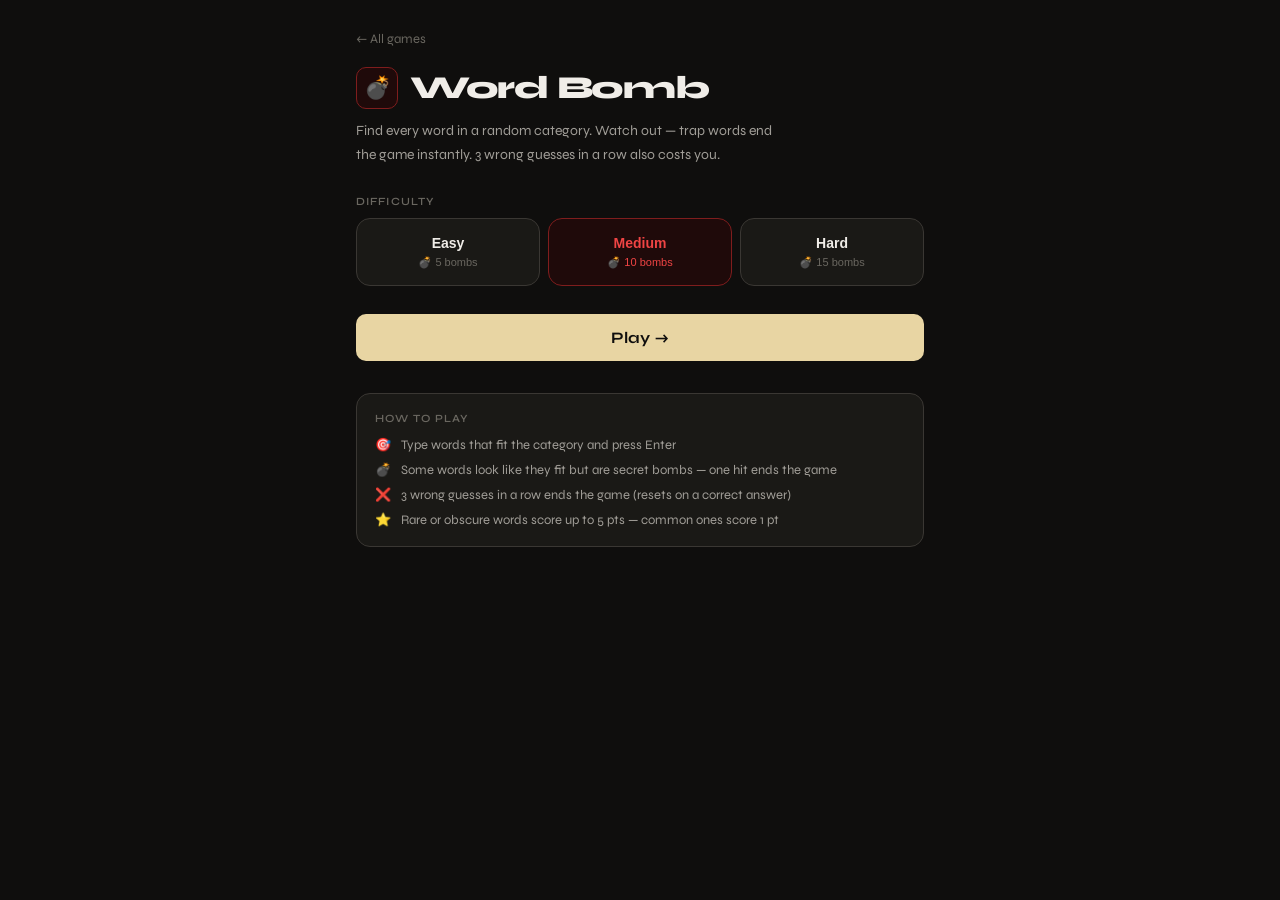
<file: word-bomb/index.html>
<!DOCTYPE html>
<html lang="en">
<head>
<meta charset="UTF-8">
<meta name="viewport" content="width=device-width, initial-scale=1.0">
<title>Word Bomb</title>
<link rel="preconnect" href="https://fonts.googleapis.com">
<link href="https://fonts.googleapis.com/css2?family=Syne:wght@400;600;700;800&family=DM+Mono:wght@400;500&display=swap" rel="stylesheet">
<link rel="stylesheet" href="styles.css">
</head>
<body>
<div class="wrap" id="app"></div>

<script src="words.js"></script>
<script>
"use strict";

// ═══════════════════════════════════════════════════════════
//  DIFFICULTY
// ═══════════════════════════════════════════════════════════
const DIFFICULTY = {
  easy:   { label:"Easy",   bombs:5,  desc:"5 bombs" },
  medium: { label:"Medium", bombs:10, desc:"10 bombs" },
  hard:   { label:"Hard",   bombs:15, desc:"15 bombs" },
};

// ═══════════════════════════════════════════════════════════
//  STATE
// ═══════════════════════════════════════════════════════════
let phase = "menu"; // menu | playing | over
let difficulty = "medium";
let cat = null;
let activeBombs = [];
// found entries: {w, pts}  = correct word
//                {w, bomb:true}  = bomb (game-ending)
//                {w, miss:true, pts:0} = wrong guess
let found = [];
let score = 0;
let missStreak = 0;
let overReason = null;
let feedback = null;
let fbTimer = null;
let freshWord = null;
let timeLeft = 60;
let timerInterval = null;

// ═══════════════════════════════════════════════════════════
//  HELPERS
// ═══════════════════════════════════════════════════════════
function shuffle(arr){return [...arr].sort(()=>Math.random()-.5)}

function formatTime(s){ return Math.floor(s/60)+':'+String(s%60).padStart(2,'0'); }

function startTimer(){
  clearTimer();
  timeLeft = 60;
  timerInterval = setInterval(tickTimer, 1000);
}

function clearTimer(){
  if(timerInterval){ clearInterval(timerInterval); timerInterval = null; }
}

function tickTimer(){
  timeLeft = Math.max(0, timeLeft - 1);
  const pct = (timeLeft / 60) * 100;
  const wickEl = document.getElementById('wick-fill');
  const labelEl = document.getElementById('timer-label');
  const color = timeLeft > 30 ? '#fbbf24' : timeLeft > 10 ? '#f97316' : 'var(--red)';
  if(wickEl){
    wickEl.style.width = pct + '%';
    wickEl.style.background = color;
    wickEl.style.boxShadow = timeLeft <= 10 ? `0 0 6px ${color}` : 'none';
  }
  if(labelEl){
    labelEl.textContent = formatTime(timeLeft);
    labelEl.style.color = timeLeft <= 10 ? 'var(--red)' : timeLeft <= 30 ? '#f97316' : 'var(--text2)';
  }
  if(timeLeft <= 0){
    clearTimer();
    overReason = 'timeout';
    setTimeout(()=>{ phase='over'; render(); }, 400);
  }
}

function goToMenu(){
  clearTimer();
  phase = "menu";
  render();
}

function startGame(category){
  clearTimer();
  cat = category;
  activeBombs = shuffle(cat.bombs).slice(0, DIFFICULTY[difficulty].bombs);
  found = []; score = 0; missStreak = 0;
  overReason = null; feedback = null; freshWord = null;
  phase = "playing";
  render();
  startTimer();
  setTimeout(()=>{
    const inp = document.getElementById("guess-input");
    if(inp) inp.focus();
  },80);
}

// ── Targeted in-game DOM updates ──────────────────────────

function showFeedback(fb){
  clearTimeout(fbTimer);
  feedback = fb;
  updateFeedback();
  if(fb.type !== "miss"){
    fbTimer = setTimeout(()=>{ feedback=null; updateFeedback(); },1900);
  }
}

function updateFeedback(){
  const el = document.getElementById("game-feedback");
  if(!el) return;
  if(!feedback){ el.innerHTML=""; return; }
  const styles = {
    found:{bg:"var(--green-bg)",border:"var(--green-dim)",color:"var(--green)",icon:"✓"},
    bomb: {bg:"var(--red-bg)",  border:"var(--red-dim)",  color:"var(--red)",  icon:"💥"},
    miss: {bg:"var(--surface2)",border:"var(--border)",   color:"var(--text2)",icon:"✗"},
    dupe: {bg:"#1a1505",        border:"#7c4b00",         color:"#fbbf24",     icon:"↩"},
  };
  const s = styles[feedback.type];
  el.innerHTML = `
    <div style="margin-top:9px;padding:8px 12px;background:${s.bg};border:1px solid ${s.border};border-radius:var(--r);font-size:13px;color:${s.color};font-weight:600;display:flex;align-items:center;gap:7px;animation:slideIn .2s ease">
      <span>${s.icon}</span>
      <span>
        ${feedback.type==="found" ? `"${feedback.word}" — +${feedback.pts} pts${feedback.pts===5?" 🔥":feedback.pts===4?" ⭐":""}` : ""}
        ${feedback.type==="bomb"  ? `"${feedback.word}" was a BOMB!` : ""}
        ${feedback.type==="miss"  ? `"${feedback.word}" isn't on the list` : ""}
        ${feedback.type==="dupe"  ? `Already guessed "${feedback.word}"!` : ""}
      </span>
    </div>`;
}

function updateWordsSection(){
  const el = document.getElementById("game-words-section");
  if(!el) return;
  const validFound = found.filter(f=>!f.bomb&&!f.miss);
  const allGuesses  = found.filter(f=>!f.bomb); // found + misses
  if(allGuesses.length === 0){
    el.innerHTML = `<div style="text-align:center;padding:20px;color:var(--text3);font-size:13px">Start typing to find words…</div>`;
    return;
  }
  el.innerHTML = `
    <div>
      <div class="label" style="margin-bottom:8px">Found — ${validFound.length} word${validFound.length!==1?"s":""}</div>
      <div style="display:flex;flex-wrap:wrap;gap:6px">
        ${[...allGuesses].reverse().map(f=>{
          if(f.miss){
            return `<div class="chip" style="background:var(--surface2);border-color:var(--border)">
              <span style="font-size:13px;color:var(--text3);font-family:var(--mono);font-weight:500">${f.w}</span>
              <span style="font-size:11px;color:var(--text3);opacity:.5;font-weight:700">+0</span>
            </div>`;
          }
          const t=TIERS[f.pts]||TIERS[1];
          const isFresh = f.w===freshWord;
          return `<div class="chip${isFresh?" anim-pop":""}" style="background:${t.bg};border-color:${t.border}">
            <span style="font-size:13px;color:${t.color};font-family:var(--mono);font-weight:500">${f.w}</span>
            <span style="font-size:11px;color:${t.color};opacity:.7;font-weight:700">+${f.pts}</span>
          </div>`;
        }).join("")}
      </div>
    </div>`;
}

function updateGame(){
  if(phase!=="playing") return;
  const validFound = found.filter(f=>!f.bomb&&!f.miss);
  const pct = Math.round((validFound.length / cat.words.length) * 100);
  const barColor = pct===100?"#4ade80":pct>60?"#86efac":pct>30?"#bef264":"#d9f99d";

  const scoreEl = document.getElementById("game-score");
  if(scoreEl) scoreEl.textContent = score;

  const foundLabel = document.getElementById("game-found-label");
  if(foundLabel) foundLabel.innerHTML = `<strong style="color:var(--text)">${validFound.length}</strong> / ${cat.words.length} found`;

  const remainLabel = document.getElementById("game-remaining-label");
  if(remainLabel) remainLabel.textContent = `${cat.words.length - validFound.length} remaining`;

  const barFill = document.getElementById("game-bar-fill");
  if(barFill){ barFill.style.width = pct+"%"; barFill.style.background = barColor; }

  const missDots = document.getElementById("game-miss-dots");
  if(missDots) missDots.innerHTML = [0,1,2].map(i=>
    `<div class="dot" style="background:${i<missStreak?"var(--red)":"var(--border2)"};transform:${i===missStreak-1&&missStreak>0?"scale(1.5)":"scale(1)"}"></div>`
  ).join("");

  const missText = document.getElementById("game-miss-text");
  if(missText){
    missText.style.color = missStreak===2?"var(--red)":"var(--text3)";
    missText.style.fontWeight = missStreak===2?"700":"400";
    missText.textContent = missStreak===0?"3 misses = game over":missStreak===1?"2 misses left":"⚠ 1 miss left!";
  }

  updateWordsSection();
}

function submitGuess(){
  if(phase!=="playing"||!cat) return;
  const inp = document.getElementById("guess-input");
  if(!inp) return;
  const guess = inp.value.trim().toLowerCase().replace(/[^a-z]/g,"");
  inp.value = "";
  inp.focus();

  if(!guess) return;

  const wordEntry = cat.words.find(w=>w.w===guess);
  const isBomb = activeBombs.includes(guess);
  const alreadyGuessed = found.some(f=>f.w===guess);

  if(alreadyGuessed){
    showFeedback({type:"dupe",word:guess});
    return;
  }

  if(isBomb){
    found.push({w:guess,bomb:true});
    overReason="bomb";
    clearTimer();
    showFeedback({type:"bomb",word:guess});
    setTimeout(()=>{phase="over";render();},1300);
    return;
  }

  if(wordEntry){
    found.push({w:guess,pts:wordEntry.p});
    score += wordEntry.p;
    missStreak = 0;
    freshWord = guess;
    showFeedback({type:"found",word:guess,pts:wordEntry.p});
    updateGame();
    setTimeout(()=>{ freshWord=null; updateWordsSection(); },500);
    if(found.filter(f=>!f.bomb&&!f.miss).length === cat.words.length){
      overReason="win";
      clearTimer();
      setTimeout(()=>{phase="over";render();},900);
    }
  } else {
    found.push({w:guess,miss:true,pts:0});
    missStreak++;
    inp.classList.remove("anim-shake");
    void inp.offsetWidth;
    inp.classList.add("anim-shake");
    setTimeout(()=>inp.classList.remove("anim-shake"),500);
    showFeedback({type:"miss",word:guess});
    updateGame();
    if(missStreak>=3){
      overReason="misses";
      clearTimer();
      setTimeout(()=>{phase="over";render();},1000);
    }
  }
}

// ═══════════════════════════════════════════════════════════
//  RENDER
// ═══════════════════════════════════════════════════════════
function render(){
  const app = document.getElementById("app");
  if(phase==="menu") app.innerHTML = renderMenu();
  else if(phase==="playing") app.innerHTML = renderGame();
  else if(phase==="over") app.innerHTML = renderOver();
  attachListeners();
}

function renderMenu(){
  const diff = DIFFICULTY[difficulty];
  return `
  <div class="anim-fadeup">
    <a href="../index.html" style="display:inline-flex;align-items:center;gap:5px;font-size:13px;color:var(--text3);text-decoration:none;margin-bottom:20px">← All games</a>

    <!-- Masthead -->
    <div style="margin-bottom:28px">
      <div style="display:flex;align-items:center;gap:12px;margin-bottom:10px">
        <div style="width:42px;height:42px;background:var(--red-bg);border:1px solid var(--red-dim);border-radius:10px;display:flex;align-items:center;justify-content:center;font-size:22px">💣</div>
        <h1 style="color:var(--text)">Word Bomb</h1>
      </div>
      <p style="color:var(--text2);font-size:14px;line-height:1.7;max-width:420px">
        Find every word in a random category. Watch out — trap words end the game instantly. 3 wrong guesses in a row also costs you.
      </p>
    </div>

    <!-- Difficulty -->
    <div style="margin-bottom:28px">
      <div class="label" style="margin-bottom:10px">Difficulty</div>
      <div style="display:grid;grid-template-columns:repeat(3,1fr);gap:8px">
        ${Object.entries(DIFFICULTY).map(([key,d])=>{
          const active = key === difficulty;
          return `<button class="diff-tile" data-diff="${key}" style="
            background:${active?"var(--red-bg)":"var(--surface)"};
            border:1px solid ${active?"var(--red-dim)":"var(--border)"};
            border-radius:var(--r-lg);padding:16px 10px;cursor:pointer;
            text-align:center;transition:border-color .15s,background .15s;
          ">
            <div style="font-size:14px;font-weight:700;color:${active?"var(--red)":"var(--text)"};margin-bottom:5px">${d.label}</div>
            <div style="font-size:11px;color:${active?"var(--red)":"var(--text3)"}">💣 ${d.bombs} bombs</div>
          </button>`;
        }).join("")}
      </div>
    </div>

    <!-- Play -->
    <div style="margin-bottom:32px">
      <button class="btn btn-primary" id="btn-play" style="font-size:16px;padding:14px 28px;width:100%">
        Play →
      </button>
    </div>

    <!-- How to play -->
    <div style="padding:18px;background:var(--surface);border:1px solid var(--border);border-radius:var(--r-lg)">
      <div class="label" style="margin-bottom:12px">How to play</div>
      <div style="display:flex;flex-direction:column;gap:9px">
        ${[
          ["🎯","Type words that fit the category and press Enter"],
          ["💣","Some words look like they fit but are secret bombs — one hit ends the game"],
          ["❌","3 wrong guesses in a row ends the game (resets on a correct answer)"],
          ["⭐","Rare or obscure words score up to 5 pts — common ones score 1 pt"],
        ].map(([icon,text])=>`
          <div style="display:flex;gap:10px;font-size:13px;color:var(--text2);align-items:flex-start">
            <span style="flex-shrink:0">${icon}</span><span>${text}</span>
          </div>
        `).join("")}
      </div>
    </div>
  </div>`;
}

function renderGame(){
  const validFound = found.filter(f=>!f.bomb&&!f.miss);
  const allGuesses  = found.filter(f=>!f.bomb);
  const pct = Math.round((validFound.length / cat.words.length) * 100);
  const barColor = pct===100?"#4ade80":pct>60?"#86efac":pct>30?"#bef264":"#d9f99d";
  const diff = DIFFICULTY[difficulty];

  return `
  <div class="anim-fadeup">
    <!-- Header -->
    <div style="display:flex;align-items:center;justify-content:space-between;margin-bottom:20px">
      <div style="display:flex;align-items:center;gap:10px">
        <button class="btn btn-ghost" id="btn-menu" style="padding:8px 12px;font-size:13px">← Menu</button>
        <div style="display:flex;align-items:center;gap:8px">
          <span style="font-size:22px">${cat.emoji}</span>
          <div>
            <div style="font-size:17px;font-weight:800;letter-spacing:-.02em;color:var(--text)">${cat.name}</div>
            <div style="font-size:11px;color:var(--text3)">${cat.words.length} words · ${diff.bombs} bombs · ${diff.label}</div>
          </div>
        </div>
      </div>
      <div style="text-align:center;background:var(--surface2);border:1px solid var(--border);border-radius:10px;padding:8px 14px;min-width:54px">
        <div id="game-score" style="font-size:26px;font-weight:800;line-height:1;color:var(--accent)">${score}</div>
        <div style="font-size:10px;color:var(--text3);margin-top:2px">pts</div>
      </div>
    </div>

    <!-- Bomb timer / wick -->
    <div style="display:flex;align-items:center;gap:10px;margin-bottom:14px;padding:8px 12px;background:var(--surface);border:1px solid var(--border);border-radius:var(--r)">
      <span style="font-size:18px;flex-shrink:0">💣</span>
      <div style="flex:1;height:6px;background:var(--surface3);border-radius:99px;overflow:hidden">
        <div id="wick-fill" style="height:100%;border-radius:99px;background:${timeLeft>30?'#fbbf24':timeLeft>10?'#f97316':'var(--red)'};width:${(timeLeft/60)*100}%;transition:width 1s linear;box-shadow:${timeLeft<=10?'0 0 6px var(--red)':'none'}"></div>
      </div>
      <span id="timer-label" style="font-size:13px;font-weight:700;font-family:var(--mono);min-width:34px;text-align:right;color:${timeLeft<=10?'var(--red)':timeLeft<=30?'#f97316':'var(--text2)'}">${formatTime(timeLeft)}</span>
    </div>

    <!-- Progress -->
    <div style="margin-bottom:12px">
      <div style="display:flex;justify-content:space-between;margin-bottom:5px">
        <span id="game-found-label" style="font-size:12px;color:var(--text2)"><strong style="color:var(--text)">${validFound.length}</strong> / ${cat.words.length} found</span>
        <span id="game-remaining-label" style="font-size:12px;color:var(--text3)">${cat.words.length - validFound.length} remaining</span>
      </div>
      <div class="bar-track">
        <div class="bar-fill" id="game-bar-fill" style="width:${pct}%;background:${barColor}"></div>
      </div>
    </div>

    <!-- Miss streak -->
    <div style="display:flex;align-items:center;justify-content:space-between;padding:8px 12px;background:var(--surface);border:1px solid var(--border);border-radius:var(--r);margin-bottom:14px">
      <div style="display:flex;align-items:center;gap:8px">
        <span style="font-size:12px;color:var(--text3)">Miss streak</span>
        <div style="display:flex;gap:5px" id="game-miss-dots">
          ${[0,1,2].map(i=>`
            <div class="dot" style="background:${i<missStreak?"var(--red)":"var(--border2)"};transform:${i===missStreak-1&&missStreak>0?"scale(1.5)":"scale(1)"}"></div>
          `).join("")}
        </div>
      </div>
      <span id="game-miss-text" style="font-size:11px;color:${missStreak===2?"var(--red)":"var(--text3)"};font-weight:${missStreak===2?700:400}">
        ${missStreak===0?"3 misses = game over":missStreak===1?"2 misses left":"⚠ 1 miss left!"}
      </span>
    </div>

    <!-- Input -->
    <div style="background:var(--surface);border:1px solid var(--border2);border-radius:var(--r-lg);padding:12px;margin-bottom:14px">
      <div style="display:flex;gap:8px">
        <input
          type="text" id="guess-input"
          placeholder="Type a ${cat.hint.toLowerCase()}…"
          autocomplete="off" spellcheck="false"
          style="flex:1"
        />
        <button class="btn btn-primary" id="btn-submit" style="padding:11px 18px;flex-shrink:0">
          Enter ↵
        </button>
      </div>
      <div id="game-feedback"></div>
    </div>

    <!-- Tier legend -->
    <div style="margin-bottom:16px">
      <div class="label" style="margin-bottom:8px">Points</div>
      <div style="display:flex;gap:5px;flex-wrap:wrap">
        ${[1,2,3,4,5].map(p=>{
          const t=TIERS[p];
          return `<div class="pill" style="background:${t.bg};border-color:${t.border};color:${t.color}">${p}pt <span style="opacity:.7;font-weight:400">${t.label}</span></div>`;
        }).join("")}
      </div>
    </div>

    <!-- Found / missed words -->
    <div id="game-words-section">
      ${allGuesses.length === 0
        ? `<div style="text-align:center;padding:20px;color:var(--text3);font-size:13px">Start typing to find words…</div>`
        : `<div>
            <div class="label" style="margin-bottom:8px">Found — ${validFound.length} word${validFound.length!==1?"s":""}</div>
            <div style="display:flex;flex-wrap:wrap;gap:6px">
              ${[...allGuesses].reverse().map(f=>{
                if(f.miss){
                  return `<div class="chip" style="background:var(--surface2);border-color:var(--border)">
                    <span style="font-size:13px;color:var(--text3);font-family:var(--mono);font-weight:500">${f.w}</span>
                    <span style="font-size:11px;color:var(--text3);opacity:.5;font-weight:700">+0</span>
                  </div>`;
                }
                const t=TIERS[f.pts]||TIERS[1];
                const isFresh = f.w===freshWord;
                return `<div class="chip${isFresh?" anim-pop":""}" style="background:${t.bg};border-color:${t.border}">
                  <span style="font-size:13px;color:${t.color};font-family:var(--mono);font-weight:500">${f.w}</span>
                  <span style="font-size:11px;color:${t.color};opacity:.7;font-weight:700">+${f.pts}</span>
                </div>`;
              }).join("")}
            </div>
          </div>`
      }
    </div>
  </div>`;
}

function renderOver(){
  const won = overReason==="win";
  const isBomb = overReason==="bomb";
  const isTimeout = overReason==="timeout";
  const validFound = found.filter(f=>!f.bomb&&!f.miss);
  const maxPossible = cat.words.reduce((s,w)=>s+w.p,0);

  return `
  <div class="anim-fadeup" style="text-align:center;padding:2rem 0">
    <div style="font-size:64px;margin-bottom:10px">${won?"🏆":isBomb?"💥":isTimeout?"⏰":"😬"}</div>
    <h2 style="margin-bottom:8px">${won?"Board cleared!":isBomb?"Bomb triggered!":isTimeout?"Time's up!":"Too many misses"}</h2>
    <p style="color:var(--text2);font-size:14px;line-height:1.7;margin-bottom:28px;max-width:360px;margin-left:auto;margin-right:auto">
      ${won?"You found every word without detonating a bomb.":
        isBomb?"You stepped on a trap word and the board exploded.":
        isTimeout?"60 seconds — the fuse burned out before you finished.":
        "3 wrong guesses in a row ended your run."}
    </p>

    <!-- Stats -->
    <div style="display:flex;border:1px solid var(--border);border-radius:var(--r-lg);overflow:hidden;margin-bottom:28px;gap:1px;background:var(--border)">
      ${[
        [score,"points"],
        [validFound.length,"words found"],
        [cat.words.length,"total words"],
      ].map(([v,l])=>`
        <div style="flex:1;text-align:center;padding:18px 10px;background:var(--surface)">
          <div style="font-size:30px;font-weight:800;line-height:1;color:var(--accent)">${v}</div>
          <div style="font-size:11px;color:var(--text3);margin-top:5px;text-transform:uppercase;letter-spacing:.06em">${l}</div>
        </div>
      `).join("")}
    </div>

    ${validFound.length > 0 ? `
      <div style="margin-bottom:24px;text-align:left">
        <div class="label" style="margin-bottom:8px;text-align:left">Words you found</div>
        <div style="display:flex;flex-wrap:wrap;gap:5px">
          ${[...validFound].map(f=>{
            const t=TIERS[f.pts]||TIERS[1];
            return `<div class="chip" style="background:${t.bg};border-color:${t.border}">
              <span style="font-size:12px;color:${t.color};font-family:var(--mono)">${f.w}</span>
              <span style="font-size:10px;color:${t.color};opacity:.6;font-weight:700">+${f.pts}</span>
            </div>`;
          }).join("")}
        </div>
      </div>
    ` : ""}

    <div style="display:flex;gap:8px;justify-content:center">
      <button class="btn btn-primary" id="btn-replay" style="font-size:15px;padding:12px 28px">Play again →</button>
      <button class="btn btn-ghost" id="btn-menu" style="font-size:14px;padding:12px 20px">← Menu</button>
    </div>
    <div style="margin-top:16px">
      <a href="../index.html" style="font-size:13px;color:var(--text3);text-decoration:none">← All games</a>
    </div>
  </div>`;
}

// ═══════════════════════════════════════════════════════════
//  EVENT LISTENERS
// ═══════════════════════════════════════════════════════════
function attachListeners(){
  // Game input
  const btnSubmit = document.getElementById("btn-submit");
  if(btnSubmit) btnSubmit.onclick = submitGuess;

  const inp = document.getElementById("guess-input");
  if(inp){
    inp.onkeydown = e=>{ if(e.key==="Enter"){e.preventDefault();submitGuess();} };
    inp.oninput = ()=>{ if(feedback&&feedback.type==="miss"){ clearTimeout(fbTimer); feedback=null; updateFeedback(); } };
    inp.focus();
  }

  // Play button (menu)
  const btnPlay = document.getElementById("btn-play");
  if(btnPlay) btnPlay.onclick = ()=>startGame(CATEGORIES[Math.floor(Math.random()*CATEGORIES.length)]);

  // Menu button (in-game + end screen)
  document.querySelectorAll("#btn-menu").forEach(btn=>{ btn.onclick = goToMenu; });

  // Replay same category
  const btnReplay = document.getElementById("btn-replay");
  if(btnReplay) btnReplay.onclick = ()=>startGame(cat);

  // Difficulty tiles
  document.querySelectorAll(".diff-tile").forEach(btn=>{
    btn.onclick = ()=>{ difficulty = btn.dataset.diff; render(); };
  });
}

// ═══════════════════════════════════════════════════════════
//  BOOT
// ═══════════════════════════════════════════════════════════
render();
</script>
</body>
</html>
</file>
<file: blend-words/styles.css>
*, *::before, *::after { box-sizing: border-box; margin: 0; padding: 0; }
:root {
  --bg: #1c1c1a; --bg2: #272724; --bg3: #303030;
  --text: #f0f0ec; --text2: #9b9b96; --text3: #6b6b67;
  --border: rgba(255,255,255,0.12); --border2: rgba(255,255,255,0.22);
  --radius: 8px; --radius-lg: 12px;
  --correct-bg: rgba(99,153,34,0.15); --correct-border: #639922; --correct-text: #8ecb4a;
  --wrong-bg: rgba(226,75,74,0.15); --wrong-border: #e24b4a; --wrong-text: #e87878;
  --hint-bg: rgba(186,117,23,0.15); --hint-border: rgba(186,117,23,0.5); --hint-text: #d4a040;
  --dot-g: #639922; --dot-a: #BA7517; --dot-r: #e24b4a;
  --hint-btn-bg: rgba(186,117,23,0.12); --hint-btn-border: rgba(186,117,23,0.4); --hint-btn-text: #d4a040;
  --hint-btn-hover: rgba(186,117,23,0.22);
  --chip-bg: rgba(255,255,255,0.06); --chip-border: rgba(255,255,255,0.14);
  --badge-got-bg: rgba(99,153,34,0.15); --badge-got-text: #8ecb4a;
  --badge-hinted-bg: rgba(186,117,23,0.15); --badge-hinted-text: #d4a040;
  --badge-zero-bg: rgba(226,75,74,0.15); --badge-zero-text: #e87878;
}

body { font-family: -apple-system, BlinkMacSystemFont, 'Segoe UI', sans-serif; background: var(--bg); color: var(--text); min-height: 100vh; display: flex; align-items: flex-start; justify-content: center; padding: 2rem 1rem; }
#app { width: 100%; max-width: 480px; }
#game-area { display: none; }
#start-screen { text-align: center; padding: 2rem 0; }
.title { font-size: 30px; font-weight: 600; letter-spacing: -0.5px; margin-bottom: 4px; }
.subtitle { font-size: 14px; color: var(--text2); margin-bottom: 2rem; }

/* ── START SCREEN DEMO ── */
.blend-demo {
  display: flex;
  align-items: center;
  justify-content: center;
  gap: 10px;
  flex-wrap: wrap;
  margin-bottom: 2rem;
}
.demo-chip {
  background: var(--chip-bg);
  border: 0.5px solid var(--chip-border);
  border-radius: 6px;
  padding: 6px 12px;
  font-size: 14px;
  font-weight: 600;
  letter-spacing: 0.08em;
  color: var(--text2);
}
.demo-op { font-size: 18px; color: var(--text3); font-weight: 300; }
.demo-answer {
  background: var(--correct-bg);
  border: 0.5px solid var(--correct-border);
  border-radius: 6px;
  padding: 6px 14px;
  font-size: 14px;
  font-weight: 700;
  letter-spacing: 0.08em;
  color: var(--correct-text);
}

/* ── INFO BOX ── */
.info-box { background: var(--bg2); border-radius: var(--radius-lg); padding: 1rem 1.25rem; margin-bottom: 2rem; text-align: left; }
.info-row { display: flex; align-items: flex-start; font-size: 13px; color: var(--text2); margin-bottom: 7px; }
.info-row span { flex: 1; }
.info-row:last-child { margin-bottom: 0; }
.dot { width: 8px; height: 8px; min-width: 8px; border-radius: 50%; background: var(--text3); flex-shrink: 0; margin-top: 4px; margin-right: 10px; }
.dot.g { background: var(--dot-g); } .dot.a { background: var(--dot-a); } .dot.r { background: var(--dot-r); }

/* ── META ROW ── */
.meta-row { display: flex; justify-content: space-between; align-items: center; margin-bottom: 1.25rem; }
.stat-pill { background: var(--bg2); border-radius: var(--radius); padding: 6px 12px; font-size: 13px; color: var(--text2); }
.stat-pill span { font-weight: 600; color: var(--text); transition: color 0.2s; }
.flash-green { color: var(--correct-text) !important; } .flash-amber { color: var(--dot-a) !important; }

/* ── PROGRESS ── */
.progress-bar-wrap { background: var(--bg2); border-radius: 4px; height: 4px; margin-bottom: 1.5rem; overflow: hidden; }
.progress-bar-fill { height: 4px; border-radius: 4px; background: var(--correct-border); transition: width 0.4s ease; }

/* ── CLUE CARD ── */
.clue-card { background: var(--bg); border: 0.5px solid var(--border); border-radius: var(--radius-lg); padding: 1.25rem; margin-bottom: 1.25rem; }
.clue-label { font-size: 11px; color: var(--text3); text-transform: uppercase; letter-spacing: 0.08em; margin-bottom: 10px; }

.fusion-row {
  display: flex;
  align-items: center;
  gap: 8px;
  flex-wrap: wrap;
  margin-bottom: 8px;
}
.fusion-chip {
  background: var(--chip-bg);
  border: 0.5px solid var(--chip-border);
  border-radius: 6px;
  padding: 5px 11px;
  font-size: 13px;
  font-weight: 600;
  letter-spacing: 0.07em;
  color: var(--text);
}
.fusion-op { font-size: 16px; color: var(--text3); font-weight: 300; }
.fusion-q {
  background: var(--hint-bg);
  border: 0.5px solid var(--hint-border);
  border-radius: 6px;
  padding: 5px 14px;
  font-size: 14px;
  font-weight: 700;
  color: var(--hint-text);
  letter-spacing: 0.05em;
}
.clue-extra { font-size: 13px; color: var(--text2); }

/* ── LETTER SLOTS ── */
.slots-wrap { display: flex; gap: 6px; margin-bottom: 1rem; justify-content: center; flex-wrap: wrap; }
.letter-slot { width: 44px; height: 50px; border: 0.5px solid var(--border); border-radius: var(--radius); display: flex; align-items: center; justify-content: center; font-size: 20px; font-weight: 600; background: var(--bg); }
.letter-slot.filled { border-color: var(--border2); }
.letter-slot.correct { background: var(--correct-bg); border-color: var(--correct-border); color: var(--correct-text); }
.letter-slot.wrong { background: var(--wrong-bg); border-color: var(--wrong-border); color: var(--wrong-text); }
.letter-slot.hinted { background: var(--hint-bg); border-color: var(--hint-border); color: var(--hint-text); }

/* compact slots for long words */
.slots-wrap.compact .letter-slot { width: 34px; height: 42px; font-size: 16px; }

/* ── INPUT ── */
#answer-input {
  display: block; width: 100%; height: 48px;
  font-size: 18px; font-family: inherit;
  font-weight: 600; letter-spacing: 4px; text-align: center; text-transform: uppercase;
  background: var(--bg); color: var(--text);
  border: 0.5px solid var(--border2);
  border-radius: var(--radius);
  outline: none; padding: 0 12px;
  margin-bottom: 1rem;
}
#answer-input:focus { border-color: var(--text3); }

/* ── SCORING / HINTS ── */
.potential-score { font-size: 12px; color: var(--text3); text-align: center; margin-bottom: 1rem; }
.potential-score span { font-weight: 600; color: var(--text2); }
.potential-score.zeroed, .potential-score.zeroed span { color: var(--wrong-text); }
.hint-action-row { display: flex; justify-content: space-between; align-items: center; margin-bottom: 1rem; }
#hint-btn { height: 36px; padding: 0 14px; border-radius: var(--radius); border: 0.5px solid var(--hint-btn-border); background: var(--hint-btn-bg); color: var(--hint-btn-text); font-size: 13px; font-weight: 600; cursor: pointer; }
#hint-btn:hover { background: var(--hint-btn-hover); }
#hint-btn:disabled { opacity: 0.4; cursor: default; }
.hint-cost { font-size: 12px; color: var(--text3); }
.hint-cost span { color: var(--dot-a); font-weight: 600; }

/* ── FEEDBACK ── */
.feedback { font-size: 14px; min-height: 20px; margin-bottom: 1rem; color: var(--text2); text-align: center; }
.feedback.correct { color: var(--correct-text); } .feedback.wrong { color: var(--wrong-text); }
.feedback.hint { color: var(--dot-a); } .feedback.zero { color: var(--wrong-text); }

/* ── SKIP ── */
.skip-row { text-align: center; }
.skip-btn { background: none; border: none; font-size: 13px; color: var(--text3); cursor: pointer; padding: 4px 8px; }
.skip-btn:hover { color: var(--text2); }

/* ── END SCREEN ── */
#end-screen { display: none; text-align: center; padding: 2rem 0; }
.score-big { font-size: 54px; font-weight: 700; line-height: 1; margin-bottom: 4px; }
.score-label { font-size: 14px; color: var(--text2); margin-bottom: 2rem; }
.results-list { text-align: left; margin-bottom: 2rem; }
.result-item { display: flex; justify-content: space-between; align-items: center; padding: 10px 0; border-bottom: 0.5px solid var(--border); font-size: 14px; gap: 8px; }
.result-word { font-weight: 600; }
.result-clue { color: var(--text2); font-size: 12px; margin-top: 2px; letter-spacing: 0.04em; }
.result-right { display: flex; align-items: center; gap: 6px; flex-shrink: 0; }
.result-pts { font-size: 13px; font-weight: 600; color: var(--text2); }
.result-badge { font-size: 12px; padding: 3px 8px; border-radius: var(--radius); white-space: nowrap; }
.badge-got { background: var(--badge-got-bg); color: var(--badge-got-text); }
.badge-hinted { background: var(--badge-hinted-bg); color: var(--badge-hinted-text); }
.badge-zero { background: var(--badge-zero-bg); color: var(--badge-zero-text); }
.badge-missed { background: var(--bg2); color: var(--text2); }

/* ── BUTTONS ── */
button.primary { height: 48px; padding: 0 32px; border-radius: var(--radius); border: 0.5px solid var(--border2); background: var(--bg); color: var(--text); font-size: 16px; font-weight: 600; cursor: pointer; }
button.primary:hover { background: var(--bg2); }
button.secondary { height: 44px; padding: 0 28px; border-radius: var(--radius); border: 0.5px solid var(--border); background: var(--bg); color: var(--text); font-size: 15px; font-weight: 600; cursor: pointer; }
button.secondary:hover { background: var(--bg2); }

/* ── BACK LINK ── */
.back-link { display: inline-flex; align-items: center; gap: 5px; font-size: 13px; color: var(--text3); text-decoration: none; margin-bottom: 1.5rem; }
.back-link:hover { color: var(--text2); }
</file>
<file: marquee/styles.css>
*, *::before, *::after { box-sizing: border-box; margin: 0; padding: 0; }

:root {
  --bg: #0b0b10;
  --surface: #13121a;
  --surface2: #1c1a25;
  --surface3: #262330;
  --border: #312e3e;
  --border2: #47435a;
  --text: #f2eeff;
  --text2: #9a94b8;
  --text3: #5c5775;
  --accent: #f97316;
  --accent-dim: #7c350a;
  --accent-bg: #160d04;
  --red: #f87171;
  --red-dim: #7f1d1d;
  --red-bg: #180707;
  --green: #4ade80;
  --green-dim: #14532d;
  --green-bg: #051a0d;
  --serif: 'Fraunces', Georgia, serif;
  --sans: 'Syne', system-ui, sans-serif;
  --mono: 'DM Mono', monospace;
  --r: 9px;
  --r-lg: 13px;
}

body {
  font-family: var(--sans);
  background: var(--bg);
  color: var(--text);
  min-height: 100vh;
}

.wrap {
  max-width: 580px;
  margin: 0 auto;
  padding: 28px 16px 80px;
}

/* ── Typography ── */
h1 {
  font-family: var(--serif);
  font-style: italic;
  font-size: 36px;
  font-weight: 700;
  line-height: 1;
  letter-spacing: -0.01em;
}
h2 {
  font-family: var(--serif);
  font-style: italic;
  font-size: 26px;
  font-weight: 700;
  letter-spacing: -0.01em;
}
.label {
  font-size: 11px;
  font-weight: 600;
  color: var(--text3);
  text-transform: uppercase;
  letter-spacing: 0.12em;
}

/* ── Inputs ── */
input[type=text] {
  font-family: var(--mono);
  font-size: 16px;
  padding: 11px 14px;
  background: var(--surface2);
  border: 1px solid var(--border);
  border-radius: var(--r);
  color: var(--text);
  outline: none;
  width: 100%;
  transition: border-color 0.15s;
}
input:focus { border-color: var(--border2); }
input::placeholder { color: var(--text3); }

/* ── Buttons ── */
.btn {
  font-family: var(--sans);
  font-size: 14px;
  font-weight: 700;
  padding: 11px 22px;
  border: none;
  border-radius: var(--r);
  cursor: pointer;
  transition: opacity 0.15s, transform 0.1s;
  letter-spacing: 0.01em;
}
.btn:active { transform: scale(0.97); }
.btn-primary { background: var(--accent); color: #0b0b10; }
.btn-primary:hover { opacity: 0.88; }
.btn-ghost {
  background: transparent;
  border: 1px solid var(--border);
  color: var(--text2);
}
.btn-ghost:hover { border-color: var(--border2); color: var(--text); }

/* ── Movie list ── */
.movie-list {
  display: flex;
  flex-direction: column;
  border: 1px solid var(--border);
  border-radius: var(--r-lg);
  overflow: hidden;
}
.movie-row {
  display: flex;
  align-items: center;
  background: var(--surface);
  padding: 13px 16px;
  gap: 12px;
  border-bottom: 1px solid var(--border);
  border-left: 3px solid var(--border2);
}
.movie-row:last-child { border-bottom: none; }
.movie-num {
  font-family: var(--mono);
  font-size: 10px;
  color: var(--text3);
  flex-shrink: 0;
  min-width: 18px;
  letter-spacing: 0.05em;
}
.movie-title {
  font-size: 14px;
  font-weight: 700;
  color: var(--text);
  letter-spacing: -0.01em;
  flex: 1;
}
.movie-year {
  font-family: var(--mono);
  font-size: 13px;
  color: var(--accent);
  font-weight: 500;
  flex-shrink: 0;
  opacity: 0;
  transform: translateX(6px);
  transition: opacity 0.35s ease, transform 0.35s ease;
}
.movie-year.visible {
  opacity: 1;
  transform: translateX(0);
}

/* ── Lives (sprocket holes) ── */
.life-dot {
  width: 10px;
  height: 10px;
  border-radius: 3px;
  transition: background 0.25s, transform 0.25s;
}
.life-dot.lost {
  transform: scale(0.65);
  background: var(--red-dim) !important;
}

/* ── Hint cards ── */
.hint-card {
  background: var(--surface);
  border: 1px solid var(--border);
  border-radius: var(--r-lg);
  padding: 14px 16px;
  animation: hintSlideIn 0.4s cubic-bezier(0.22, 1, 0.36, 1) both;
}
.hint-card.hint-years {
  background: var(--accent-bg);
  border-color: var(--accent-dim);
  border-left: 3px solid var(--accent-dim);
}
.hint-card.hint-bio {
  border-left: 3px solid var(--border2);
}
.hint-label {
  font-size: 10px;
  font-weight: 700;
  text-transform: uppercase;
  letter-spacing: 0.14em;
  color: var(--text3);
  margin-bottom: 9px;
}
.hint-card.hint-years .hint-label { color: var(--accent-dim); }
.hint-content {
  font-size: 13px;
  color: var(--text2);
  line-height: 1.7;
}
.hint-content strong { color: var(--text); font-weight: 600; }

/* ── Wrong guesses ── */
.wrong-chip {
  display: inline-flex;
  align-items: center;
  gap: 5px;
  background: var(--red-bg);
  border: 1px solid var(--red-dim);
  border-radius: var(--r);
  padding: 3px 9px;
  font-size: 12px;
  font-family: var(--mono);
  color: var(--red);
}

/* ── Answer reveal ── */
.name-reveal-blanks {
  font-family: var(--mono);
  font-size: 26px;
  letter-spacing: 0.18em;
  color: var(--text3);
  text-align: center;
  margin-bottom: 10px;
  word-spacing: 16px;
}
.name-reveal-answer {
  font-family: var(--serif);
  font-style: italic;
  font-size: 38px;
  font-weight: 700;
  letter-spacing: -0.01em;
  color: var(--accent);
  text-align: center;
  line-height: 1.1;
}

/* ── Animations ── */
@keyframes fadeUp {
  from { opacity: 0; transform: translateY(10px); }
  to   { opacity: 1; transform: translateY(0); }
}
@keyframes hintSlideIn {
  from { opacity: 0; transform: translateY(10px); }
  to   { opacity: 1; transform: translateY(0); }
}
@keyframes shake {
  0%,100% { transform: translateX(0); }
  20%     { transform: translateX(-8px); }
  40%     { transform: translateX(8px); }
  60%     { transform: translateX(-5px); }
  80%     { transform: translateX(5px); }
}
@keyframes popIn {
  0%   { transform: scale(0.5); opacity: 0; }
  65%  { transform: scale(1.12); }
  100% { transform: scale(1);   opacity: 1; }
}

.anim-fadeup { animation: fadeUp 0.35s ease both; }
.anim-shake  { animation: shake 0.45s ease; }
.anim-pop    { animation: popIn 0.45s cubic-bezier(0.175, 0.885, 0.32, 1.275) both; }

/* ── Responsive ── */
@media (max-width: 480px) {
  .wrap { padding: 20px 12px 60px; }
  h1 { font-size: 30px; }
  h2 { font-size: 22px; }
  .name-reveal-blanks { font-size: 20px; }
  .name-reveal-answer { font-size: 30px; }
}
</file>
<file: mirror-words/styles.css>
*, *::before, *::after { box-sizing: border-box; margin: 0; padding: 0; }
:root {
  --bg: #1c1c1a; --bg2: #272724; --bg3: #303030;
  --text: #f0f0ec; --text2: #9b9b96; --text3: #6b6b67;
  --border: rgba(255,255,255,0.12); --border2: rgba(255,255,255,0.22);
  --radius: 8px; --radius-lg: 12px;
  --correct-bg: rgba(99,153,34,0.15); --correct-border: #639922; --correct-text: #8ecb4a;
  --wrong-bg: rgba(226,75,74,0.15); --wrong-border: #e24b4a; --wrong-text: #e87878;
  --hint-bg: rgba(186,117,23,0.15); --hint-border: rgba(186,117,23,0.5); --hint-text: #d4a040;
  --dot-g: #639922; --dot-a: #BA7517; --dot-r: #e24b4a;
  --hint-btn-bg: rgba(186,117,23,0.12); --hint-btn-border: rgba(186,117,23,0.4); --hint-btn-text: #d4a040;
  --hint-btn-hover: rgba(186,117,23,0.22);
  --badge-got-bg: rgba(99,153,34,0.15); --badge-got-text: #8ecb4a;
  --badge-hinted-bg: rgba(186,117,23,0.15); --badge-hinted-text: #d4a040;
  --badge-zero-bg: rgba(226,75,74,0.15); --badge-zero-text: #e87878;
}

body { font-family: -apple-system, BlinkMacSystemFont, 'Segoe UI', sans-serif; background: var(--bg); color: var(--text); min-height: 100vh; display: flex; align-items: flex-start; justify-content: center; padding: 2rem 1rem; }
#app { width: 100%; max-width: 460px; }
#game-area { display: none; }
#start-screen { text-align: center; padding: 2rem 0; }
.title { font-size: 30px; font-weight: 600; letter-spacing: -0.5px; margin-bottom: 4px; }
.subtitle { font-size: 14px; color: var(--text2); margin-bottom: 2rem; }
.mirror-demo { font-size: 20px; letter-spacing: 3px; font-weight: 600; margin-bottom: 6px; }
.mirror-arrow { font-size: 13px; color: var(--text3); margin-bottom: 2rem; }
.info-box { background: var(--bg2); border-radius: var(--radius-lg); padding: 1rem 1.25rem; margin-bottom: 2rem; text-align: left; }
.info-row { display: flex; align-items: flex-start; font-size: 13px; color: var(--text2); margin-bottom: 7px; }
.info-row span { flex: 1; }
.info-row:last-child { margin-bottom: 0; }
.dot { width: 8px; height: 8px; min-width: 8px; border-radius: 50%; background: var(--text3); flex-shrink: 0; margin-top: 4px; margin-right: 10px; }
.dot.g { background: var(--dot-g); } .dot.a { background: var(--dot-a); } .dot.r { background: var(--dot-r); }
.meta-row { display: flex; justify-content: space-between; align-items: center; margin-bottom: 1.25rem; }
.stat-pill { background: var(--bg2); border-radius: var(--radius); padding: 6px 12px; font-size: 13px; color: var(--text2); }
.stat-pill span { font-weight: 600; color: var(--text); transition: color 0.2s; }
.flash-green { color: var(--correct-text) !important; } .flash-amber { color: var(--dot-a) !important; }
.clue-card { background: var(--bg); border: 0.5px solid var(--border); border-radius: var(--radius-lg); padding: 1.25rem; margin-bottom: 1.25rem; }
.clue-label { font-size: 11px; color: var(--text3); text-transform: uppercase; letter-spacing: 0.08em; margin-bottom: 6px; }
.clue-text { font-size: 18px; font-weight: 600; }
.clue-extra { font-size: 13px; color: var(--text2); margin-top: 4px; }
.slots-wrap { display: flex; gap: 6px; margin-bottom: 1rem; justify-content: center; flex-wrap: wrap; }
.letter-slot { width: 46px; height: 52px; border: 0.5px solid var(--border); border-radius: var(--radius); display: flex; align-items: center; justify-content: center; font-size: 21px; font-weight: 600; background: var(--bg); }
.letter-slot.filled { border-color: var(--border2); }
.letter-slot.correct { background: var(--correct-bg); border-color: var(--correct-border); color: var(--correct-text); }
.letter-slot.wrong { background: var(--wrong-bg); border-color: var(--wrong-border); color: var(--wrong-text); }
.letter-slot.hinted { background: var(--hint-bg); border-color: var(--hint-border); color: var(--hint-text); }
#answer-input {
  display: block; width: 100%; height: 48px;
  font-size: 18px; font-family: inherit;
  font-weight: 600; letter-spacing: 4px; text-align: center; text-transform: uppercase;
  background: var(--bg); color: var(--text);
  border: 0.5px solid var(--border2);
  border-radius: var(--radius);
  outline: none; padding: 0 12px;
  margin-bottom: 1rem;
}
#answer-input:focus { border-color: var(--text3); }
.potential-score { font-size: 12px; color: var(--text3); text-align: center; margin-bottom: 1rem; }
.potential-score span { font-weight: 600; color: var(--text2); }
.potential-score.zeroed, .potential-score.zeroed span { color: var(--wrong-text); }
.hint-action-row { display: flex; justify-content: space-between; align-items: center; margin-bottom: 1rem; }
#hint-btn { height: 36px; padding: 0 14px; border-radius: var(--radius); border: 0.5px solid var(--hint-btn-border); background: var(--hint-btn-bg); color: var(--hint-btn-text); font-size: 13px; font-weight: 600; cursor: pointer; }
#hint-btn:hover { background: var(--hint-btn-hover); }
#hint-btn:disabled { opacity: 0.4; cursor: default; }
.hint-cost { font-size: 12px; color: var(--text3); }
.hint-cost span { color: var(--dot-a); font-weight: 600; }
.feedback { font-size: 14px; min-height: 20px; margin-bottom: 1rem; color: var(--text2); text-align: center; }
.feedback.correct { color: var(--correct-text); } .feedback.wrong { color: var(--wrong-text); }
.feedback.hint { color: var(--dot-a); } .feedback.zero { color: var(--wrong-text); }
.progress-bar-wrap { background: var(--bg2); border-radius: 4px; height: 4px; margin-bottom: 1.5rem; overflow: hidden; }
.progress-bar-fill { height: 4px; border-radius: 4px; background: var(--correct-border); transition: width 0.4s ease; }
.skip-row { text-align: center; }
.skip-btn { background: none; border: none; font-size: 13px; color: var(--text3); cursor: pointer; padding: 4px 8px; }
.skip-btn:hover { color: var(--text2); }
#end-screen { display: none; text-align: center; padding: 2rem 0; }
.score-big { font-size: 54px; font-weight: 700; line-height: 1; margin-bottom: 4px; }
.score-label { font-size: 14px; color: var(--text2); margin-bottom: 2rem; }
.results-list { text-align: left; margin-bottom: 2rem; }
.result-item { display: flex; justify-content: space-between; align-items: center; padding: 10px 0; border-bottom: 0.5px solid var(--border); font-size: 14px; gap: 8px; }
.result-word { font-weight: 600; }
.result-clue { color: var(--text2); font-size: 13px; }
.result-right { display: flex; align-items: center; gap: 6px; flex-shrink: 0; }
.result-pts { font-size: 13px; font-weight: 600; color: var(--text2); }
.result-badge { font-size: 12px; padding: 3px 8px; border-radius: var(--radius); white-space: nowrap; }
.badge-got { background: var(--badge-got-bg); color: var(--badge-got-text); }
.badge-hinted { background: var(--badge-hinted-bg); color: var(--badge-hinted-text); }
.badge-zero { background: var(--badge-zero-bg); color: var(--badge-zero-text); }
.badge-missed { background: var(--bg2); color: var(--text2); }
button.primary { height: 48px; padding: 0 32px; border-radius: var(--radius); border: 0.5px solid var(--border2); background: var(--bg); color: var(--text); font-size: 16px; font-weight: 600; cursor: pointer; }
button.primary:hover { background: var(--bg2); }
button.secondary { height: 44px; padding: 0 28px; border-radius: var(--radius); border: 0.5px solid var(--border); background: var(--bg); color: var(--text); font-size: 15px; font-weight: 600; cursor: pointer; }
button.secondary:hover { background: var(--bg2); }
.back-link { display: inline-flex; align-items: center; gap: 5px; font-size: 13px; color: var(--text3); text-decoration: none; margin-bottom: 1.5rem; }
.back-link:hover { color: var(--text2); }
</file>
<file: rogue-words/styles.css>
*, *::before, *::after { box-sizing: border-box; margin: 0; padding: 0; }

:root {
  --bg: #1c1c1a; --bg2: #272724; --bg3: #303030;
  --text: #f0f0ec; --text2: #9b9b96; --text3: #6b6b67;
  --border: rgba(255,255,255,0.12); --border2: rgba(255,255,255,0.22);
  --radius: 8px; --radius-lg: 12px;
  --correct-bg: rgba(99,153,34,0.18); --correct-border: #639922; --correct-text: #8ecb4a;
  --wrong-bg: rgba(226,75,74,0.15); --wrong-border: #e24b4a; --wrong-text: #e87878;
  --hint-bg: rgba(186,117,23,0.15); --hint-border: rgba(186,117,23,0.5); --hint-text: #d4a040;
  --select-bg: rgba(96,160,240,0.18); --select-border: rgba(96,160,240,0.55); --select-text: #70b0f0;
  --partial-bg: rgba(186,117,23,0.2); --partial-border: rgba(186,117,23,0.6); --partial-text: #d4a040;
  --missed-bg: rgba(226,75,74,0.1); --missed-text: #c06060;
}

body {
  font-family: -apple-system, BlinkMacSystemFont, 'Segoe UI', sans-serif;
  background: var(--bg);
  color: var(--text);
  min-height: 100vh;
  display: flex;
  align-items: flex-start;
  justify-content: center;
  padding: 2rem 1rem;
}

#app { width: 100%; max-width: 560px; }

.back-link {
  display: inline-flex; align-items: center; gap: 5px;
  font-size: 13px; color: var(--text3); text-decoration: none;
  margin-bottom: 1.5rem;
}
.back-link:hover { color: var(--text2); }

/* ── START SCREEN ── */
#start-screen { text-align: center; padding: 2rem 0; }
.game-title { font-size: 30px; font-weight: 700; letter-spacing: -0.5px; margin-bottom: 6px; }
.game-subtitle { font-size: 14px; color: var(--text2); margin-bottom: 1.75rem; line-height: 1.55; }

.demo-box {
  background: var(--bg2); border-radius: var(--radius-lg);
  padding: 1.1rem 1.25rem; margin-bottom: 1rem; text-align: left;
}
.demo-label { font-size: 11px; color: var(--text3); text-transform: uppercase; letter-spacing: 0.08em; margin-bottom: 10px; }
.demo-sentence {
  font-size: 16px; color: var(--text); line-height: 1.8;
  margin-bottom: 12px;
}
.demo-chip {
  display: inline;
  background: var(--select-bg);
  border-radius: 4px;
  padding: 1px 5px;
  color: var(--select-text);
  font-weight: 600;
}
.demo-chip.misspelled {
  background: var(--wrong-bg);
  color: var(--wrong-text);
}
.demo-chip.swapped {
  background: var(--hint-bg);
  color: var(--hint-text);
}
.demo-reveals {
  display: flex; flex-direction: column; gap: 5px;
  border-top: 0.5px solid var(--border); padding-top: 10px;
}
.demo-reveal-row {
  display: flex; align-items: center; gap: 8px;
  font-size: 12px; color: var(--text3);
}
.demo-reveal-row strong { color: var(--text2); }

.info-list {
  background: var(--bg2); border-radius: var(--radius-lg);
  padding: 1rem 1.25rem 1rem 2.25rem; margin-bottom: 2rem;
  font-size: 13px; color: var(--text2);
  display: flex; flex-direction: column; gap: 7px;
  text-align: left;
}

/* ── META ROW ── */
.meta-row { display: flex; justify-content: space-between; align-items: center; margin-bottom: 1.25rem; }
.stat-pill { background: var(--bg2); border-radius: var(--radius); padding: 6px 12px; font-size: 13px; color: var(--text2); }
.stat-pill span { font-weight: 600; color: var(--text); transition: color 0.2s; }
.flash-green { color: var(--correct-text) !important; }
.flash-amber { color: var(--hint-text) !important; }
.flash-red   { color: var(--wrong-text) !important; }

/* ── PROGRESS ── */
.progress-bar-wrap { background: var(--bg2); border-radius: 4px; height: 4px; margin-bottom: 1.5rem; overflow: hidden; }
.progress-bar-fill { height: 4px; border-radius: 4px; background: var(--correct-border); transition: width 0.4s ease; }

/* ── SENTENCE CARD ── */
.sentence-card {
  background: var(--bg); border: 0.5px solid var(--border);
  border-radius: var(--radius-lg); padding: 1.25rem 1.25rem 1.4rem;
  margin-bottom: 1rem;
}
.sentence-label {
  font-size: 11px; color: var(--text3); text-transform: uppercase;
  letter-spacing: 0.08em; margin-bottom: 10px;
}
.sentence-text {
  font-size: 17px; color: var(--text); line-height: 2.1;
  cursor: default; user-select: none;
}

/* Clickable word tokens */
.word {
  display: inline;
  border-radius: 4px;
  padding: 2px 4px;
  margin: 0 -1px;
  cursor: pointer;
  transition: background 0.12s, color 0.12s;
  position: relative;
}
.word:hover { background: rgba(255,255,255,0.07); }

.word.selected {
  background: var(--select-bg);
  color: var(--select-text);
  outline: 1px solid var(--select-border);
  outline-offset: 0px;
}

.word.found-full {
  background: var(--correct-bg);
  color: var(--correct-text);
  cursor: default;
  font-weight: 600;
}
.word.found-full::after {
  content: ' ✓';
  font-size: 11px;
  opacity: 0.7;
}

.word.found-partial {
  background: var(--partial-bg);
  color: var(--partial-text);
  cursor: default;
  font-weight: 600;
}
.word.found-partial::after {
  content: ' ~';
  font-size: 11px;
  opacity: 0.7;
}

.word.faded {
  opacity: 0.22;
  cursor: default;
  text-decoration: line-through;
  pointer-events: none;
}

.word.missed {
  background: var(--missed-bg);
  color: var(--missed-text);
  cursor: default;
  text-decoration: line-through;
}

/* ── ERRORS COUNTER ── */
.errors-row {
  display: flex; justify-content: space-between; align-items: center;
  margin-bottom: 1rem;
}
.errors-counter {
  font-size: 12px; color: var(--text3);
}
.errors-counter strong { color: var(--text2); }

/* ── TYPE SELECTION PANEL ── */
.type-panel {
  background: var(--bg2); border-radius: var(--radius-lg);
  padding: 0.9rem 1rem; margin-bottom: 1rem;
  border: 0.5px solid var(--border);
  transition: opacity 0.15s;
}
.type-panel.inactive { opacity: 0.38; pointer-events: none; }
.type-prompt {
  font-size: 13px; color: var(--text2); margin-bottom: 10px;
  min-height: 18px;
}
.type-prompt strong { color: var(--text); }
.type-btns { display: flex; gap: 8px; }

.btn-type {
  flex: 1; height: 38px; padding: 0 10px;
  border-radius: var(--radius);
  border: 0.5px solid var(--border2);
  background: var(--bg3);
  color: var(--text); font-size: 13px; font-weight: 600;
  cursor: pointer; transition: background 0.15s, border-color 0.15s;
}
.btn-type:hover { background: rgba(255,255,255,0.1); border-color: rgba(255,255,255,0.3); }
.btn-type.spell { border-color: rgba(226,75,74,0.4); color: var(--wrong-text); }
.btn-type.spell:hover { background: rgba(226,75,74,0.12); }
.btn-type.swap  { border-color: rgba(186,117,23,0.4); color: var(--hint-text); }
.btn-type.swap:hover  { background: rgba(186,117,23,0.12); }

.btn-cancel {
  height: 38px; padding: 0 12px;
  border-radius: var(--radius);
  border: 0.5px solid var(--border);
  background: transparent;
  color: var(--text3); font-size: 12px;
  cursor: pointer; transition: color 0.15s;
  flex-shrink: 0;
}
.btn-cancel:hover { color: var(--text2); }

/* ── FEEDBACK ── */
.feedback { font-size: 13px; min-height: 20px; margin-bottom: 0.9rem; color: var(--text2); text-align: center; }
.feedback.correct { color: var(--correct-text); }
.feedback.wrong   { color: var(--wrong-text); }
.feedback.hint    { color: var(--hint-text); }
.feedback.partial { color: var(--partial-text); }

/* ── HINT + ACTIONS ── */
.actions-row { display: flex; gap: 8px; margin-bottom: 8px; }

.btn-hint {
  flex: 1; height: 38px; padding: 0 10px;
  border-radius: var(--radius);
  border: 0.5px solid rgba(186,117,23,0.4);
  background: rgba(186,117,23,0.1);
  color: var(--hint-text); font-size: 12px; font-weight: 600;
  cursor: pointer; transition: background 0.15s;
  display: flex; align-items: center; justify-content: center; gap: 5px;
}
.btn-hint:hover { background: rgba(186,117,23,0.2); }
.btn-hint:disabled { opacity: 0.3; cursor: default; }
.hint-cost { font-size: 11px; font-weight: 400; opacity: 0.8; }

.skip-row { text-align: center; margin-top: 4px; }
.skip-btn {
  background: none; border: none; font-size: 13px; color: var(--text3);
  cursor: pointer; padding: 4px 8px;
}
.skip-btn:hover { color: var(--text2); }

.next-row { margin-bottom: 8px; }
.btn-next {
  width: 100%; height: 46px;
  border-radius: var(--radius); border: 0.5px solid var(--correct-border);
  background: rgba(99,153,34,0.12); color: var(--correct-text);
  font-size: 15px; font-weight: 600; cursor: pointer;
  transition: background 0.15s;
}
.btn-next:hover { background: rgba(99,153,34,0.22); }

/* ── END SCREEN ── */
#end-screen { text-align: center; padding: 2rem 0; }
.score-big { font-size: 54px; font-weight: 700; line-height: 1; margin-bottom: 4px; }
.score-label { font-size: 14px; color: var(--text2); margin-bottom: 2rem; }

.results-list { text-align: left; margin-bottom: 2rem; }
.result-round {
  margin-bottom: 1.25rem;
  background: var(--bg2); border-radius: var(--radius-lg);
  padding: 0.9rem 1rem; overflow: hidden;
}
.result-round-header {
  display: flex; justify-content: space-between; align-items: center;
  margin-bottom: 8px;
}
.result-round-label { font-size: 11px; color: var(--text3); text-transform: uppercase; letter-spacing: 0.08em; }
.result-round-pts { font-size: 13px; font-weight: 600; color: var(--text2); }
.result-round-pts.good { color: var(--correct-text); }
.result-sentence {
  font-size: 14px; color: var(--text); line-height: 1.9;
  border-top: 0.5px solid var(--border); padding-top: 8px;
}
.result-err-full  { color: var(--correct-text); font-weight: 600; }
.result-err-partial { color: var(--partial-text); font-weight: 600; }
.result-err-missed  { color: var(--missed-text); text-decoration: line-through; }

/* ── BUTTONS ── */
.btn-primary {
  height: 48px; padding: 0 32px; border-radius: var(--radius);
  border: 0.5px solid var(--border2); background: var(--bg);
  color: var(--text); font-size: 16px; font-weight: 600; cursor: pointer;
}
.btn-primary:hover { background: var(--bg2); }
.btn-secondary {
  height: 44px; padding: 0 28px; border-radius: var(--radius);
  border: 0.5px solid var(--border); background: var(--bg);
  color: var(--text); font-size: 15px; font-weight: 600; cursor: pointer;
}
.btn-secondary:hover { background: var(--bg2); }

/* Wrong word (permanently marked after bad click) */
.word.wrong {
  background: var(--wrong-bg);
  color: var(--wrong-text);
  outline: 1px solid var(--wrong-border);
  outline-offset: 0;
  cursor: default;
}
.word.wrong::after {
  content: " ✗";
  font-size: 10px;
  opacity: 0.85;
}

/* Rogue word dots */
.rogue-dots { display: flex; gap: 8px; align-items: center; }
.rogue-dot {
  width: 13px; height: 13px; border-radius: 50%;
  background: rgba(255,255,255,0.14);
  transition: background 0.3s, transform 0.25s;
}
.rogue-dot.found-full   { background: var(--correct-text); transform: scale(1.2); }
.rogue-dot.found-partial{ background: var(--hint-text);    transform: scale(1.2); }
.rogue-dot.missed       { background: rgba(255,255,255,0.05); }

@media (max-width: 480px) {
  body { padding: 1.5rem 0.75rem; }
  .sentence-text { font-size: 15px; }
  .type-btns { flex-direction: column; }
  .btn-type { flex: none; }
  .btn-cancel { width: 100%; }
}
</file>
<file: roll-to-the-hole/styles.css>
@import url('https://fonts.googleapis.com/css2?family=Space+Mono:wght@400;700&family=Bebas+Neue&display=swap');

*, *::before, *::after { box-sizing: border-box; margin: 0; padding: 0; }

:root {
  --bg: #0e0e12;
  --surface: #17171f;
  --panel: #1e1e28;
  --accent: #f0c040;
  --accent2: #e05a2b;
  --line-color: #60c8f0;
  --text: #e8e8f0;
  --muted: #6060a0;
  --hole: #1a1a2e;
  --amber: #f0a030;
}

body {
  background: var(--bg);
  color: var(--text);
  font-family: 'Space Mono', monospace;
  display: flex;
  flex-direction: column;
  align-items: center;
  min-height: 100vh;
  padding: 16px;
  gap: 12px;
  user-select: none;
}

.back-link {
  align-self: flex-start;
  font-size: 0.65rem;
  color: var(--muted);
  text-decoration: none;
  letter-spacing: 0.1em;
  text-transform: uppercase;
  transition: color 0.15s;
}
.back-link:hover { color: var(--accent); }

h1 {
  font-family: 'Bebas Neue', sans-serif;
  font-size: clamp(2rem, 5vw, 3.5rem);
  letter-spacing: 0.12em;
  color: var(--accent);
  text-shadow: 0 0 30px #f0c04066;
}

#hud {
  display: flex;
  gap: 24px;
  align-items: stretch;
  flex-wrap: wrap;
  justify-content: center;
}

.hud-box {
  background: var(--panel);
  border: 1px solid #ffffff12;
  padding: 8px 18px 18px;
  border-radius: 4px;
  display: flex;
  flex-direction: column;
  align-items: center;
  justify-content: center;
  gap: 2px;
  position: relative;
}

.hud-label { font-size: 0.6rem; color: var(--muted); letter-spacing: 0.2em; text-transform: uppercase; }
.hud-value { font-size: 1.4rem; font-weight: 700; color: var(--accent); }
.hud-sub { font-size: 0.55rem; color: var(--muted); letter-spacing: 0.12em; position: absolute; bottom: 6px; }
#timer-val { transition: color 0.3s; }
#timer-val.urgent { color: var(--accent2); animation: pulse 0.5s ease infinite alternate; }

@keyframes pulse { from { opacity: 1; } to { opacity: 0.5; } }

#controls {
  display: flex;
  gap: 10px;
  flex-wrap: wrap;
  justify-content: center;
}

.ctrl-group {
  display: flex;
  gap: 6px;
  align-items: center;
}
.ctrl-sep {
  width: 1px;
  height: 24px;
  background: #ffffff18;
  margin: 0 4px;
}

button {
  font-family: 'Space Mono', monospace;
  font-size: 0.7rem;
  letter-spacing: 0.12em;
  padding: 8px 18px;
  border: 1px solid var(--muted);
  background: transparent;
  color: var(--text);
  border-radius: 3px;
  cursor: pointer;
  transition: all 0.15s;
  text-transform: uppercase;
}
button:hover { border-color: var(--accent); color: var(--accent); }
button.active { background: var(--accent); color: var(--bg); border-color: var(--accent); font-weight: 700; }
button.disabled { opacity: 0.35; cursor: not-allowed; pointer-events: none; }

button#btn-launch { background: var(--accent2); color: #fff; border-color: var(--accent2); }
button#btn-launch:hover { background: #ff7040; border-color: #ff7040; }

button#btn-clear { border-color: #ff4444; color: #ff6666; }
button#btn-clear:hover { background: #ff4444; color: #fff; }

button#btn-reset-ball { border-color: var(--amber); color: var(--amber); }
button#btn-reset-ball:hover { background: var(--amber); color: var(--bg); }

button#btn-undo { border-color: #a080ff; color: #c0a0ff; }
button#btn-undo:hover { background: #a080ff; color: #fff; }

#canvas-area {
  display: flex;
  flex-direction: column;
  align-items: stretch;
}

#canvas-wrap {
  position: relative;
  border: 1px solid #ffffff18;
  border-radius: 6px;
  overflow: hidden;
  box-shadow: 0 0 60px #00000080;
}

#level-nav {
  display: flex;
  justify-content: space-between;
  padding: 6px 0 0;
}

canvas { display: block; cursor: crosshair; }

#overlay {
  position: absolute; inset: 0;
  display: flex; flex-direction: column;
  align-items: center; justify-content: center;
  gap: 16px;
  background: #0e0e12cc;
  backdrop-filter: blur(4px);
  opacity: 0; pointer-events: none;
  transition: opacity 0.4s;
}
#overlay.show { opacity: 1; pointer-events: all; }

#overlay h2 {
  font-family: 'Bebas Neue', sans-serif;
  font-size: 3.5rem;
  letter-spacing: 0.15em;
}
#overlay h2.win { color: var(--accent); text-shadow: 0 0 40px #f0c04099; }
#overlay h2.lose { color: var(--accent2); text-shadow: 0 0 40px #e05a2b99; }
#overlay p { color: var(--muted); font-size: 0.8rem; }

#overlay-stars {
  font-size: 2rem;
  letter-spacing: 0.2em;
  color: var(--accent);
  text-shadow: 0 0 20px #f0c04066;
  min-height: 2.5rem;
}

#overlay-bonus {
  font-size: 0.75rem;
  color: var(--accent);
  letter-spacing: 0.12em;
  opacity: 0.8;
}

#hint { font-size: 0.65rem; color: var(--muted); text-align: center; max-width: 520px; line-height: 1.6; }
#legend { font-size: 0.65rem; text-align: center; display: flex; gap: 16px; justify-content: center; flex-wrap: wrap; }
</file>
<file: shift-words/styles.css>
*, *::before, *::after { box-sizing: border-box; margin: 0; padding: 0; }

:root {
  --bg: #1c1c1a; --bg2: #272724; --bg3: #303030;
  --text: #f0f0ec; --text2: #9b9b96; --text3: #6b6b67;
  --border: rgba(255,255,255,0.12); --border2: rgba(255,255,255,0.22);
  --radius: 8px; --radius-lg: 12px;
  --correct-bg: rgba(99,153,34,0.15); --correct-border: #639922; --correct-text: #8ecb4a;
  --wrong-bg: rgba(226,75,74,0.15); --wrong-border: #e24b4a; --wrong-text: #e87878;
  --hint-bg: rgba(186,117,23,0.15); --hint-border: rgba(186,117,23,0.5); --hint-text: #d4a040;
  --skip-bg: rgba(186,117,23,0.1); --skip-border: rgba(186,117,23,0.35); --skip-text: #c49030;
  --dot-g: #639922; --dot-a: #BA7517; --dot-r: #e24b4a;
  --hint-btn-bg: rgba(186,117,23,0.12); --hint-btn-border: rgba(186,117,23,0.4); --hint-btn-text: #d4a040;
  --hint-btn-hover: rgba(186,117,23,0.22);
  --badge-got-bg: rgba(99,153,34,0.15); --badge-got-text: #8ecb4a;
  --badge-hinted-bg: rgba(186,117,23,0.15); --badge-hinted-text: #d4a040;
  --badge-zero-bg: rgba(226,75,74,0.15); --badge-zero-text: #e87878;
}

body {
  font-family: -apple-system, BlinkMacSystemFont, 'Segoe UI', sans-serif;
  background: var(--bg); color: var(--text); min-height: 100vh;
  display: flex; align-items: flex-start; justify-content: center;
  padding: 2rem 1rem;
}
#app { width: 100%; max-width: 520px; }
#game-area { display: none; }
#end-screen { display: none; }

/* ── START SCREEN ── */
#start-screen { text-align: center; padding: 2rem 0; }
.title { font-size: 30px; font-weight: 600; letter-spacing: -0.5px; margin-bottom: 4px; }
.subtitle { font-size: 14px; color: var(--text2); margin-bottom: 2rem; line-height: 1.5; }

.demo-block {
  background: var(--bg2); border: 0.5px solid var(--border);
  border-radius: var(--radius-lg); padding: 1.25rem 1.5rem; margin-bottom: 2rem;
  display: flex; flex-direction: column; align-items: center; gap: 6px;
}
.demo-row { display: flex; align-items: center; gap: 12px; }
.demo-encoded {
  font-size: 22px; font-weight: 700; letter-spacing: 0.15em;
  color: var(--text2); font-family: 'Courier New', monospace;
}
.demo-arrow { font-size: 18px; color: var(--text3); }
.demo-decoded {
  font-size: 22px; font-weight: 700; letter-spacing: 0.15em;
  color: var(--correct-text); font-family: 'Courier New', monospace;
}
.demo-note {
  font-size: 11px; color: var(--text3); letter-spacing: 0.05em; margin-top: 4px;
}

/* ── INFO BOX ── */
.info-box {
  background: var(--bg2); border-radius: var(--radius-lg);
  padding: 1rem 1.25rem; margin-bottom: 2rem; text-align: left;
}
.info-row { display: flex; align-items: flex-start; gap: 8px; font-size: 13px; color: var(--text2); margin-bottom: 7px; }
.info-row span { flex: 1; }
.info-row:last-child { margin-bottom: 0; }
.dot { width: 6px; height: 6px; border-radius: 50%; background: var(--text3); flex-shrink: 0; margin-top: 5px; }
.dot.g { background: var(--dot-g); } .dot.a { background: var(--dot-a); } .dot.r { background: var(--dot-r); }

/* ── META ROW ── */
.meta-row { display: flex; justify-content: space-between; align-items: center; margin-bottom: 1.25rem; }
.stat-pill { background: var(--bg2); border-radius: var(--radius); padding: 6px 12px; font-size: 13px; color: var(--text2); }
.stat-pill span { font-weight: 600; color: var(--text); transition: color 0.2s; }
.flash-green { color: var(--correct-text) !important; }
.flash-amber { color: var(--dot-a) !important; }

/* ── PROGRESS ── */
.progress-bar-wrap { background: var(--bg2); border-radius: 4px; height: 4px; margin-bottom: 1.5rem; overflow: hidden; }
.progress-bar-fill { height: 4px; border-radius: 4px; background: var(--correct-border); transition: width 0.4s ease; width: 0%; }

/* ── SENTENCE DISPLAY ── */
.sentence-display {
  background: var(--bg2); border: 0.5px solid var(--border);
  border-radius: var(--radius-lg); padding: 1rem 1.25rem;
  margin-bottom: 1.25rem; display: flex; flex-wrap: wrap;
  gap: 6px; align-items: center; min-height: 64px;
}
.sent-word {
  display: inline-block; padding: 4px 8px;
  border-radius: 5px; font-size: 12px; font-weight: 700;
  letter-spacing: 0.1em; font-family: 'Courier New', monospace;
  border: 0.5px solid transparent;
  transition: background 0.25s, color 0.25s, border-color 0.25s;
}
.sent-word.pending {
  background: transparent; border-color: var(--border); color: var(--text3);
}
.sent-word.current {
  background: rgba(255,255,255,0.09); border-color: rgba(255,255,255,0.28); color: var(--text);
}
.sent-word.decoded {
  background: var(--correct-bg); border-color: var(--correct-border); color: var(--correct-text);
}
.sent-word.skipped {
  background: var(--skip-bg); border-color: var(--skip-border); color: var(--skip-text);
  text-decoration: line-through; text-decoration-color: var(--skip-border);
}

/* ── DECODE CARD ── */
.decode-card {
  background: var(--bg); border: 0.5px solid var(--border2);
  border-radius: var(--radius); padding: 10px 14px;
  margin-bottom: 1.25rem; display: flex; align-items: center; gap: 10px;
}
.decode-label { font-size: 11px; color: var(--text3); text-transform: uppercase; letter-spacing: 0.08em; flex-shrink: 0; }
.decode-word {
  font-size: 18px; font-weight: 700; letter-spacing: 0.14em;
  color: var(--text); font-family: 'Courier New', monospace;
}
.decode-sep { font-size: 13px; color: var(--text3); margin: 0 2px; font-family: 'Courier New', monospace; letter-spacing: 0.04em; }

/* ── LETTER SLOTS ── */
.slots-wrap { display: flex; gap: 6px; margin-bottom: 1rem; justify-content: center; flex-wrap: wrap; }
.letter-slot {
  width: 44px; height: 50px; border: 0.5px solid var(--border);
  border-radius: var(--radius); display: flex; align-items: center;
  justify-content: center; font-size: 20px; font-weight: 600; background: var(--bg);
}
.letter-slot.filled { border-color: var(--border2); }
.letter-slot.correct { background: var(--correct-bg); border-color: var(--correct-border); color: var(--correct-text); }
.letter-slot.wrong { background: var(--wrong-bg); border-color: var(--wrong-border); color: var(--wrong-text); }
.letter-slot.hinted { background: var(--hint-bg); border-color: var(--hint-border); color: var(--hint-text); }
.slots-wrap.compact .letter-slot { width: 34px; height: 42px; font-size: 16px; }

/* ── INPUT ── */
#answer-input {
  display: block; width: 100%; height: 48px;
  font-size: 18px; font-family: inherit;
  font-weight: 600; letter-spacing: 4px; text-align: center; text-transform: uppercase;
  background: var(--bg); color: var(--text);
  border: 0.5px solid var(--border2);
  border-radius: var(--radius);
  outline: none; padding: 0 12px;
  margin-bottom: 1rem;
}
#answer-input:focus { border-color: var(--text3); }

/* ── SCORING ROW ── */
.scoring-row {
  display: flex; justify-content: space-between; align-items: center;
  margin-bottom: 1rem; gap: 8px;
}
.score-chip, .bonus-chip {
  font-size: 12px; color: var(--text3);
}
.score-chip span { font-weight: 600; color: var(--text2); }
.score-chip.zeroed span { color: var(--wrong-text); }
.bonus-chip.bonus-live span { font-weight: 600; color: var(--correct-text); }
.bonus-chip.bonus-lost { color: var(--text3); }
.bonus-chip.bonus-lost span { font-weight: 600; color: var(--text3); }

/* ── HINTS ── */
.hint-action-row { display: flex; justify-content: space-between; align-items: center; margin-bottom: 1rem; }
#hint-btn, #dir-btn {
  height: 36px; padding: 0 14px; border-radius: var(--radius);
  border: 0.5px solid var(--hint-btn-border); background: var(--hint-btn-bg);
  color: var(--hint-btn-text); font-size: 13px; font-weight: 600; cursor: pointer;
}
#hint-btn:hover, #dir-btn:hover { background: var(--hint-btn-hover); }
#hint-btn:disabled, #dir-btn:disabled { opacity: 0.4; cursor: default; }
.hint-cost { font-size: 12px; color: var(--text3); }
.hint-cost span { color: var(--dot-a); font-weight: 600; }

/* ── FEEDBACK ── */
.feedback { font-size: 14px; min-height: 20px; margin-bottom: 1rem; color: var(--text2); text-align: center; }
.feedback.correct { color: var(--correct-text); }
.feedback.wrong { color: var(--wrong-text); }
.feedback.hint { color: var(--dot-a); }

/* ── SKIP ── */
.skip-row { text-align: center; }
.skip-btn { background: none; border: none; font-size: 13px; color: var(--text3); cursor: pointer; padding: 4px 8px; }
.skip-btn:hover { color: var(--text2); }

/* ── END SCREEN ── */
#end-screen { text-align: center; padding: 2rem 0; }
.score-big { font-size: 54px; font-weight: 700; line-height: 1; margin-bottom: 4px; }
.score-label { font-size: 14px; color: var(--text2); margin-bottom: 2rem; }
.results-list { text-align: left; margin-bottom: 2rem; }
.result-item {
  display: flex; justify-content: space-between; align-items: flex-start;
  padding: 10px 0; border-bottom: 0.5px solid var(--border); font-size: 14px; gap: 8px;
}
.result-word { font-weight: 600; margin-bottom: 3px; }
.result-clue { color: var(--text3); font-size: 11px; letter-spacing: 0.06em; font-family: 'Courier New', monospace; }
.result-right { display: flex; align-items: center; gap: 6px; flex-shrink: 0; padding-top: 2px; }
.result-pts { font-size: 13px; font-weight: 600; color: var(--text2); }
.result-badge { font-size: 11px; padding: 3px 7px; border-radius: var(--radius); white-space: nowrap; }
.badge-got { background: var(--badge-got-bg); color: var(--badge-got-text); }
.badge-hinted { background: var(--badge-hinted-bg); color: var(--badge-hinted-text); }
.badge-zero { background: var(--badge-zero-bg); color: var(--badge-zero-text); }
.badge-missed { background: var(--bg2); color: var(--text2); }

/* ── BUTTONS ── */
button.primary {
  height: 48px; padding: 0 32px; border-radius: var(--radius);
  border: 0.5px solid var(--border2); background: var(--bg);
  color: var(--text); font-size: 16px; font-weight: 600; cursor: pointer;
}
button.primary:hover { background: var(--bg2); }
button.secondary {
  height: 44px; padding: 0 28px; border-radius: var(--radius);
  border: 0.5px solid var(--border); background: var(--bg);
  color: var(--text); font-size: 15px; font-weight: 600; cursor: pointer;
}
button.secondary:hover { background: var(--bg2); }

/* ── BACK LINK ── */
.back-link { display: inline-flex; align-items: center; gap: 5px; font-size: 13px; color: var(--text3); text-decoration: none; margin-bottom: 1.5rem; }
.back-link:hover { color: var(--text2); }
</file>
<file: synonym-sleuth/styles.css>
*, *::before, *::after { box-sizing: border-box; margin: 0; padding: 0; }
:root {
  --bg: #1c1c1a; --bg2: #272724; --bg3: #303030;
  --text: #f0f0ec; --text2: #9b9b96; --text3: #6b6b67;
  --border: rgba(255,255,255,0.12); --border2: rgba(255,255,255,0.22);
  --radius: 8px; --radius-lg: 12px;
  --correct-bg: rgba(99,153,34,0.15); --correct-border: #639922; --correct-text: #8ecb4a;
  --wrong-bg: rgba(226,75,74,0.15); --wrong-border: #e24b4a; --wrong-text: #e87878;
  --hint-bg: rgba(186,117,23,0.15); --hint-border: rgba(186,117,23,0.5); --hint-text: #d4a040;
  --dot-g: #639922; --dot-a: #BA7517; --dot-r: #e24b4a;
}

body {
  font-family: -apple-system, BlinkMacSystemFont, 'Segoe UI', sans-serif;
  background: var(--bg);
  color: var(--text);
  min-height: 100vh;
  display: flex;
  align-items: flex-start;
  justify-content: center;
  padding: 2rem 1rem;
}
#app { width: 100%; max-width: 480px; }

.back-link {
  display: inline-flex; align-items: center; gap: 5px;
  font-size: 13px; color: var(--text3); text-decoration: none;
  margin-bottom: 1.5rem;
}
.back-link:hover { color: var(--text2); }

/* ── START SCREEN ── */
#start-screen { text-align: center; padding: 2rem 0; }
.game-title { font-size: 30px; font-weight: 700; letter-spacing: -0.5px; margin-bottom: 6px; }
.game-subtitle { font-size: 14px; color: var(--text2); margin-bottom: 1.75rem; }

.demo-box {
  background: var(--bg2); border-radius: var(--radius-lg);
  padding: 1.1rem 1.25rem; margin-bottom: 1rem; text-align: left;
}
.demo-label { font-size: 11px; color: var(--text3); text-transform: uppercase; letter-spacing: 0.08em; margin-bottom: 8px; }
.demo-def { font-size: 15px; color: var(--text); line-height: 1.7; margin-bottom: 10px; }
.demo-answer-row {
  display: flex; align-items: center; gap: 10px; flex-wrap: wrap;
  font-size: 13px; color: var(--text3); padding-top: 8px;
  border-top: 0.5px solid var(--border);
}
.demo-word { font-weight: 700; color: var(--correct-text); letter-spacing: 0.05em; }
.demo-unswap { font-size: 12px; color: var(--text3); }

.info-list {
  background: var(--bg2); border-radius: var(--radius-lg);
  padding: 1rem 1.25rem 1rem 2.25rem; margin-bottom: 2rem;
  font-size: 13px; color: var(--text2);
  display: flex; flex-direction: column; gap: 7px;
  text-align: left;
}

/* ── META ROW ── */
.meta-row { display: flex; justify-content: space-between; align-items: center; margin-bottom: 1.25rem; }
.stat-pill { background: var(--bg2); border-radius: var(--radius); padding: 6px 12px; font-size: 13px; color: var(--text2); }
.stat-pill span { font-weight: 600; color: var(--text); transition: color 0.2s; }
.flash-green { color: var(--correct-text) !important; }
.flash-amber { color: var(--dot-a) !important; }
.flash-red   { color: var(--wrong-text) !important; }

/* ── PROGRESS ── */
.progress-bar-wrap { background: var(--bg2); border-radius: 4px; height: 4px; margin-bottom: 1.5rem; overflow: hidden; }
.progress-bar-fill { height: 4px; border-radius: 4px; background: var(--correct-border); transition: width 0.4s ease; }

/* ── CLUE CARD ── */
.clue-card {
  background: var(--bg); border: 0.5px solid var(--border);
  border-radius: var(--radius-lg); padding: 1.25rem; margin-bottom: 1.25rem;
}
.clue-header {
  display: flex; justify-content: space-between; align-items: center;
  margin-bottom: 10px;
}
.clue-label { font-size: 11px; color: var(--text3); text-transform: uppercase; letter-spacing: 0.08em; }
.clue-pos { font-size: 11px; color: var(--text3); font-style: italic; }
.definition-text { font-size: 16px; color: var(--text); line-height: 1.75; }

/* Swap chips */
.swap-chip {
  display: inline-block;
  background: rgba(186,117,23,0.18);
  border: 0.5px solid rgba(186,117,23,0.6);
  border-radius: 5px;
  padding: 1px 7px;
  font-size: 15px;
  color: #e0a845;
  font-weight: 600;
  cursor: default;
  vertical-align: baseline;
}
.swap-chip.restored {
  background: rgba(99,153,34,0.12);
  border-color: rgba(99,153,34,0.4);
  color: #7db840;
}

/* ── LETTER SLOTS ── */
.slots-wrap {
  display: flex; gap: 6px; margin-bottom: 1rem;
  justify-content: center; flex-wrap: wrap;
}
.letter-slot {
  width: 44px; height: 50px;
  border: 0.5px solid var(--border);
  border-radius: var(--radius);
  display: flex; align-items: center; justify-content: center;
  font-size: 20px; font-weight: 600;
  background: var(--bg);
}
.letter-slot.filled   { border-color: var(--border2); }
.letter-slot.revealed { background: var(--hint-bg); border-color: var(--hint-border); color: var(--hint-text); }
.letter-slot.correct  { background: var(--correct-bg); border-color: var(--correct-border); color: var(--correct-text); }
.letter-slot.wrong    { background: var(--wrong-bg); border-color: var(--wrong-border); color: var(--wrong-text); }
.slots-wrap.compact .letter-slot { width: 34px; height: 42px; font-size: 16px; }
.slots-wrap.tiny    .letter-slot { width: 28px; height: 38px; font-size: 13px; }

/* ── INPUT ── */
#answer-input {
  display: block; width: 100%; height: 48px;
  font-size: 18px; font-family: inherit;
  font-weight: 600; letter-spacing: 4px; text-align: center; text-transform: uppercase;
  background: var(--bg); color: var(--text);
  border: 0.5px solid var(--border2);
  border-radius: var(--radius);
  outline: none; padding: 0 12px;
  margin-bottom: 1rem;
}
#answer-input:focus { border-color: var(--text3); }

/* ── HINT BUTTONS ── */
.actions-row { display: flex; gap: 8px; margin-bottom: 8px; }
.btn-hint {
  flex: 1; height: 38px; padding: 0 10px;
  border-radius: var(--radius);
  border: 0.5px solid rgba(186,117,23,0.4);
  background: rgba(186,117,23,0.12);
  color: #d4a040; font-size: 12px; font-weight: 600;
  cursor: pointer; transition: background 0.15s;
  display: flex; align-items: center; justify-content: center; gap: 5px;
}
.btn-hint:hover { background: rgba(186,117,23,0.22); }
.btn-hint:disabled { opacity: 0.35; cursor: default; }
.hint-cost { font-size: 11px; font-weight: 400; opacity: 0.8; }
.hint-meta { font-size: 12px; color: var(--text3); text-align: center; margin-bottom: 1rem; }

/* ── FEEDBACK ── */
.feedback { font-size: 14px; min-height: 20px; margin-bottom: 1rem; color: var(--text2); text-align: center; }
.feedback.correct { color: var(--correct-text); }
.feedback.wrong   { color: var(--wrong-text); }
.feedback.hint    { color: var(--dot-a); }

/* ── GUESS / SKIP ── */
.guess-row { margin-bottom: 8px; }
.btn-guess {
  width: 100%; height: 46px;
  border-radius: var(--radius); border: 0.5px solid var(--border2);
  background: var(--bg2); color: var(--text);
  font-size: 15px; font-weight: 600; cursor: pointer;
}
.btn-guess:hover { background: var(--bg3); }
.skip-row { text-align: center; }
.skip-btn { background: none; border: none; font-size: 13px; color: var(--text3); cursor: pointer; padding: 4px 8px; }
.skip-btn:hover { color: var(--text2); }

/* ── END SCREEN ── */
#end-screen { text-align: center; padding: 2rem 0; }
.score-big { font-size: 54px; font-weight: 700; line-height: 1; margin-bottom: 4px; }
.score-label { font-size: 14px; color: var(--text2); margin-bottom: 2rem; }
.results-list { text-align: left; margin-bottom: 2rem; }
.result-item {
  display: flex; justify-content: space-between; align-items: center;
  padding: 10px 0; border-bottom: 0.5px solid var(--border);
  font-size: 14px; gap: 8px;
}
.result-word   { font-weight: 600; }
.result-detail { color: var(--text2); font-size: 12px; margin-top: 2px; }
.result-right  { display: flex; align-items: center; gap: 6px; flex-shrink: 0; }
.result-pts    { font-size: 13px; font-weight: 600; color: var(--text2); }
.result-badge  { font-size: 12px; padding: 3px 8px; border-radius: var(--radius); white-space: nowrap; }
.badge-got     { background: rgba(99,153,34,0.15); color: #8ecb4a; }
.badge-hinted  { background: rgba(186,117,23,0.15); color: #d4a040; }
.badge-missed  { background: var(--bg2); color: var(--text2); }

/* ── BUTTONS ── */
.btn-primary {
  height: 48px; padding: 0 32px; border-radius: var(--radius);
  border: 0.5px solid var(--border2); background: var(--bg);
  color: var(--text); font-size: 16px; font-weight: 600; cursor: pointer;
}
.btn-primary:hover { background: var(--bg2); }
.btn-secondary {
  height: 44px; padding: 0 28px; border-radius: var(--radius);
  border: 0.5px solid var(--border); background: var(--bg);
  color: var(--text); font-size: 15px; font-weight: 600; cursor: pointer;
}
.btn-secondary:hover { background: var(--bg2); }
</file>
<file: tag-words/styles.css>
:root {
  --bg: #0e0e0f;
  --surface: #161618;
  --surface2: #1e1e21;
  --border: rgba(255,255,255,0.08);
  --border-hi: rgba(255,255,255,0.18);
  --text: #f0ede8;
  --text-muted: #7a7773;
  --text-dim: #4a4845;
  --accent: #c8b97a;
  --accent-dim: rgba(200,185,122,0.12);
  --green: #5db88a;
  --green-dim: rgba(93,184,138,0.12);
  --red: #d9655a;
  --red-dim: rgba(217,101,90,0.12);
  --amber: #d4944a;
  --amber-dim: rgba(212,148,74,0.15);
  --radius: 10px;
  --mono: 'DM Mono', monospace;
  --serif: 'Fraunces', Georgia, serif;
}

* { box-sizing: border-box; margin: 0; padding: 0; }

body {
  background: var(--bg);
  color: var(--text);
  font-family: var(--serif);
  min-height: 100vh;
  display: flex;
  align-items: flex-start;
  justify-content: center;
  padding: 2rem 1rem 3rem;
}

#app { width: 100%; max-width: 480px; }

.screen { display: none; }
.screen.active { display: block; }

/* ── START ── */
.title-wrap { margin-bottom: 2.5rem; }
.game-title {
  font-size: 42px;
  font-weight: 300;
  font-style: italic;
  letter-spacing: -1.5px;
  color: var(--text);
  line-height: 1;
  margin-bottom: 8px;
}
.game-title span { color: var(--accent); }
.game-tagline { font-size: 13px; font-family: var(--mono); color: var(--text-muted); letter-spacing: 0.02em; }

.chain-demo { display: flex; align-items: center; gap: 6px; margin: 1.5rem 0; flex-wrap: wrap; }
.demo-word {
  font-family: var(--mono); font-size: 12px;
  background: var(--surface2); border: 0.5px solid var(--border-hi);
  border-radius: 5px; padding: 3px 9px; color: var(--text-muted);
}
.demo-word .hl { color: var(--accent); }
.demo-arrow { color: var(--text-dim); font-size: 11px; }

.section-label {
  font-family: var(--mono); font-size: 10px; letter-spacing: 0.08em;
  color: var(--text-dim); text-transform: uppercase; margin-bottom: 10px;
}

.scoring-grid {
  background: var(--surface); border: 0.5px solid var(--border);
  border-radius: var(--radius); padding: 14px 16px; margin-bottom: 1.5rem;
}
.scoring-row { display: flex; justify-content: space-between; align-items: center; padding: 5px 0; }
.scoring-row + .scoring-row { border-top: 0.5px solid var(--border); }
.scoring-row .label { font-family: var(--mono); font-size: 12px; color: var(--text-muted); }
.scoring-row .val { font-family: var(--mono); font-size: 12px; font-weight: 500; }
.val.pos { color: var(--green); }
.val.neg { color: var(--red); }
.val.neutral { color: var(--text-muted); }

.level-grid { display: grid; grid-template-columns: repeat(3, 1fr); gap: 8px; margin-bottom: 1.5rem; }
.level-card {
  background: var(--surface); border: 0.5px solid var(--border);
  border-radius: var(--radius); padding: 14px 10px;
  cursor: pointer; transition: border-color 0.15s, background 0.15s; text-align: center;
}
.level-card:hover { border-color: var(--border-hi); }
.level-card.selected { border-color: var(--accent); background: var(--accent-dim); }
.level-card .lc-diff { font-family: var(--mono); font-size: 9px; color: var(--text-dim); text-transform: uppercase; letter-spacing: 0.08em; margin-bottom: 4px; }
.level-card .lc-name { font-size: 15px; font-weight: 500; font-style: italic; color: var(--text); margin-bottom: 2px; }
.level-card .lc-count { font-family: var(--mono); font-size: 11px; color: var(--text-muted); }

.start-btn {
  width: 100%; padding: 13px;
  background: var(--accent); border: none; border-radius: var(--radius);
  font-family: var(--mono); font-size: 13px; font-weight: 500;
  color: #1a1711; cursor: pointer;
  transition: opacity 0.15s, transform 0.1s;
  letter-spacing: 0.02em;
}
.start-btn:hover { opacity: 0.88; }
.start-btn:active { transform: scale(0.98); }
.start-btn:disabled { opacity: 0.35; cursor: default; transform: none; }

/* ── HUD ── */
.hud {
  display: flex; align-items: flex-start; justify-content: space-between;
  margin-bottom: 1.25rem;
}
.hud-score-label { font-family: var(--mono); font-size: 9px; text-transform: uppercase; letter-spacing: 0.08em; color: var(--text-dim); margin-bottom: 3px; }
.hud-score-val {
  font-family: var(--mono); font-size: 28px; font-weight: 500;
  color: var(--text); transition: color 0.4s;
}
.hud-score-val.bump { color: var(--green); }
.hud-score-val.drop { color: var(--red); }
@keyframes scorePop { 0%{transform:scale(1)} 35%{transform:scale(1.15)} 100%{transform:scale(1)} }
.score-pop { animation: scorePop 0.3s ease; }

.tokens-area { display: flex; flex-direction: column; align-items: flex-end; gap: 5px; }
.tokens-label { font-family: var(--mono); font-size: 9px; text-transform: uppercase; letter-spacing: 0.08em; color: var(--text-dim); }
.tokens-row { display: flex; gap: 6px; }
.token {
  width: 30px; height: 30px; border-radius: 50%;
  border: 0.5px solid var(--border-hi);
  background: var(--surface2);
  display: flex; align-items: center; justify-content: center;
  cursor: pointer; transition: all 0.15s;
  font-family: var(--mono); font-size: 13px; color: var(--amber);
}
.token:hover { border-color: var(--amber); background: var(--amber-dim); }
.token.used { opacity: 0.2; cursor: default; border-style: dashed; }
.token.used:hover { border-color: var(--border-hi); background: var(--surface2); }

/* ── PROGRESS ── */
.progress-bar {
  height: 2px; background: var(--border);
  border-radius: 99px; margin-bottom: 1.25rem; overflow: hidden;
}
.progress-fill {
  height: 100%; background: var(--accent);
  border-radius: 99px; transition: width 0.5s ease;
}

/* ── CHAIN ── */
.chain-track {
  display: flex; align-items: center; gap: 0;
  margin-bottom: 1.5rem; overflow-x: auto; padding-bottom: 22px;
  scrollbar-width: none;
}
.chain-track::-webkit-scrollbar { display: none; }
.chain-node { flex-shrink: 0; position: relative; }
.chain-dot {
  width: 28px; height: 28px; border-radius: 50%;
  border: 0.5px solid var(--border); background: var(--surface2);
  display: flex; align-items: center; justify-content: center;
  font-family: var(--mono); font-size: 10px; font-weight: 500;
  color: var(--text-dim); transition: all 0.25s;
}
.chain-dot.done { background: var(--green-dim); border-color: var(--green); color: var(--green); }
.chain-dot.active { background: var(--accent-dim); border-color: var(--accent); color: var(--accent); box-shadow: 0 0 0 4px rgba(200,185,122,0.08); }
.chain-dot.locked { opacity: 0.25; }
.chain-connector { flex-shrink: 0; width: 16px; height: 1px; background: var(--border); }
.chain-connector.done { background: var(--green); }
.chain-lbl {
  position: absolute; bottom: -18px; left: 50%; transform: translateX(-50%);
  font-family: var(--mono); font-size: 9px; color: var(--text-dim); white-space: nowrap;
}

/* ── CLUE CARD ── */
.clue-card {
  background: var(--surface); border: 0.5px solid var(--border);
  border-radius: var(--radius); padding: 1.25rem 1.25rem 1rem;
  margin-bottom: 1rem;
}
.clue-step { font-family: var(--mono); font-size: 9px; text-transform: uppercase; letter-spacing: 0.08em; color: var(--text-dim); margin-bottom: 6px; }
.clue-text { font-size: 19px; font-weight: 300; font-style: italic; color: var(--text); line-height: 1.35; margin-bottom: 10px; }
.hint-chips { display: flex; flex-wrap: wrap; gap: 5px; }
.hint-chip {
  font-family: var(--mono); font-size: 11px;
  background: var(--surface2); border: 0.5px solid var(--border-hi);
  border-radius: 4px; padding: 2px 7px; color: var(--text-muted);
}

/* ── LETTER BOXES ── */
.letter-row { display: flex; gap: 5px; margin-bottom: 1rem; flex-wrap: wrap; }
.letter-box {
  width: 36px; height: 40px;
  border: 0.5px solid var(--border);
  border-radius: 6px;
  display: flex; align-items: center; justify-content: center;
  font-family: var(--mono); font-size: 17px; font-weight: 500;
  color: var(--text); background: var(--surface);
  transition: border-color 0.15s, background 0.15s;
}
.letter-box.filled { border-color: var(--border-hi); }
.letter-box.correct { background: var(--green-dim); border-color: var(--green); color: var(--green); }
.letter-box.wrong { background: var(--red-dim); border-color: var(--red); color: var(--red); }
.letter-box.hinted { background: var(--amber-dim); border-color: var(--amber); color: var(--amber); }
.letter-box.locked { background: var(--green-dim); border-color: var(--green); color: var(--green); }
.key-trap {
  display: block; width: 100%; height: 44px; margin-top: 4px; margin-bottom: 10px;
  background: var(--surface); border: 0.5px solid var(--border-hi);
  border-radius: var(--radius);
  font-family: var(--mono); font-size: 16px; color: var(--text-muted);
  caret-color: var(--accent); padding: 0 14px;
}
.key-trap:focus { outline: none; border-color: var(--accent); box-shadow: 0 0 0 2px rgba(200,185,122,0.13); }

/* ── FEEDBACK ── */
.feedback { font-family: var(--mono); font-size: 12px; height: 18px; color: var(--red); margin-bottom: 7px; }
.feedback.ok { color: var(--green); }
.feedback.info { color: var(--text-muted); }

.attempts-row { display: flex; align-items: center; gap: 8px; font-family: var(--mono); font-size: 11px; color: var(--text-dim); }
.reveal-btn { background: none; border: none; padding: 0; font-family: var(--mono); font-size: 11px; color: var(--red); cursor: pointer; opacity: 0.7; }
.reveal-btn:hover { opacity: 1; text-decoration: underline; }

/* ── WIN ── */
.win-wrap { padding: 1rem 0; }
.win-header { margin-bottom: 1.5rem; }
.win-eyebrow { font-family: var(--mono); font-size: 10px; text-transform: uppercase; letter-spacing: 0.08em; color: var(--text-dim); margin-bottom: 6px; }
.win-title { font-size: 36px; font-weight: 300; font-style: italic; color: var(--text); letter-spacing: -1px; }
.win-title span { color: var(--accent); }

.final-score-card {
  background: var(--surface); border: 0.5px solid var(--border);
  border-radius: var(--radius); padding: 1.25rem 1.5rem;
  display: flex; align-items: center; justify-content: space-between;
  margin-bottom: 1rem;
}
.fsc-left .fsc-label { font-family: var(--mono); font-size: 9px; text-transform: uppercase; letter-spacing: 0.08em; color: var(--text-dim); margin-bottom: 4px; }
.fsc-left .fsc-num { font-family: var(--mono); font-size: 40px; font-weight: 500; color: var(--text); line-height: 1; }
.fsc-right .fsc-grade { font-size: 16px; font-style: italic; font-weight: 300; color: var(--accent); text-align: right; }
.fsc-right .fsc-max { font-family: var(--mono); font-size: 10px; color: var(--text-dim); text-align: right; margin-top: 4px; }

.breakdown {
  background: var(--surface); border: 0.5px solid var(--border);
  border-radius: var(--radius); padding: 12px 16px; margin-bottom: 1rem;
}
.breakdown-title { font-family: var(--mono); font-size: 9px; text-transform: uppercase; letter-spacing: 0.08em; color: var(--text-dim); margin-bottom: 10px; }
.bd-row { display: flex; justify-content: space-between; padding: 5px 0; border-bottom: 0.5px solid var(--border); font-family: var(--mono); font-size: 12px; }
.bd-row:last-child { border-bottom: none; color: var(--text); font-weight: 500; }
.bd-row .bd-label { color: var(--text-muted); }
.bd-row .bd-val.pos { color: var(--green); }
.bd-row .bd-val.neg { color: var(--red); }

.chain-reveal {
  display: flex; align-items: center; justify-content: center;
  flex-wrap: wrap; gap: 5px; margin-bottom: 1.5rem;
}
.cr-word { font-family: var(--mono); font-size: 12px; background: var(--surface2); border: 0.5px solid var(--border); padding: 3px 9px; border-radius: 5px; color: var(--text-muted); }
.cr-arrow { color: var(--text-dim); font-size: 11px; }

.play-again {
  width: 100%; padding: 12px;
  background: transparent; border: 0.5px solid var(--border-hi);
  border-radius: var(--radius);
  font-family: var(--mono); font-size: 12px; color: var(--text-muted);
  cursor: pointer; transition: all 0.15s;
}
.play-again:hover { border-color: var(--accent); color: var(--accent); }
.back-link { display: inline-flex; align-items: center; gap: 5px; font-family: var(--mono); font-size: 12px; color: var(--text-dim); text-decoration: none; margin-bottom: 1.5rem; }
.back-link:hover { color: var(--text-muted); }
</file>
<file: word-bomb/styles.css>
*,*::before,*::after{box-sizing:border-box;margin:0;padding:0}

:root {
  --bg:#0f0e0d;
  --surface:#1a1916;
  --surface2:#242220;
  --surface3:#2e2b28;
  --border:#3a3733;
  --border2:#4a4743;
  --text:#f0ede8;
  --text2:#a09d97;
  --text3:#6a6760;
  --accent:#e8d5a3;
  --accent-dim:#8a7d5a;
  --red:#ef4444;
  --red-dim:#7f1d1d;
  --red-bg:#1f0a0a;
  --green:#4ade80;
  --green-dim:#14532d;
  --green-bg:#051a0d;
  --sans:'Syne',system-ui,sans-serif;
  --mono:'DM Mono',monospace;
  --r:10px;
  --r-lg:14px;
}

body{font-family:var(--sans);background:var(--bg);color:var(--text);min-height:100vh}

.wrap{max-width:600px;margin:0 auto;padding:28px 16px 80px}

/* ── Typography ── */
h1{font-size:32px;font-weight:800;letter-spacing:-0.04em;line-height:1}
h2{font-size:22px;font-weight:700;letter-spacing:-0.03em}
.label{font-size:11px;font-weight:600;color:var(--text3);text-transform:uppercase;letter-spacing:.1em}

/* ── Surfaces ── */
.card{background:var(--surface);border:1px solid var(--border);border-radius:var(--r-lg);padding:22px}
.pill{display:inline-flex;align-items:center;gap:5px;border-radius:99px;padding:4px 12px;border:1px solid;font-size:12px;font-weight:600}

/* ── Inputs ── */
input[type=text]{
  font-family:var(--mono);font-size:16px;
  padding:11px 14px;
  background:var(--surface2);
  border:1px solid var(--border);
  border-radius:var(--r);
  color:var(--text);
  outline:none;
  width:100%;
  transition:border-color .15s;
}
input:focus{border-color:var(--border2)}
input::placeholder{color:var(--text3)}

/* ── Buttons ── */
.btn{
  font-family:var(--sans);font-size:14px;font-weight:700;
  padding:11px 22px;
  border:none;border-radius:var(--r);
  cursor:pointer;
  transition:opacity .15s,transform .1s;
  letter-spacing:.01em;
}
.btn:active{transform:scale(.97)}
.btn-primary{background:var(--accent);color:#0f0e0d}
.btn-ghost{background:transparent;border:1px solid var(--border);color:var(--text2)}
.btn-ghost:hover{border-color:var(--border2);color:var(--text)}
.btn-danger{background:var(--red-bg);border:1px solid var(--red-dim);color:var(--red)}

/* ── Progress ── */
.bar-track{height:5px;background:var(--surface3);border-radius:99px;overflow:hidden}
.bar-fill{height:100%;border-radius:99px;background:var(--green);transition:width .45s ease}

/* ── Animations ── */
@keyframes fadeUp{from{opacity:0;transform:translateY(10px)}to{opacity:1;transform:translateY(0)}}
@keyframes popIn{0%{transform:scale(.5);opacity:0}65%{transform:scale(1.18)}100%{transform:scale(1);opacity:1}}
@keyframes shake{0%,100%{transform:translateX(0)}20%{transform:translateX(-8px)}40%{transform:translateX(8px)}60%{transform:translateX(-5px)}80%{transform:translateX(5px)}}
@keyframes slideIn{from{opacity:0;transform:translateY(4px)}to{opacity:1;transform:translateY(0)}}
@keyframes pulse{0%,100%{opacity:1}50%{opacity:.4}}
@keyframes blink{0%,80%,100%{opacity:.15}40%{opacity:1}}
.anim-fadeup{animation:fadeUp .35s ease both}
.anim-shake{animation:shake .45s ease}
.anim-pop{animation:popIn .35s cubic-bezier(.175,.885,.32,1.275)}

/* ── Category grid ── */
.cat-grid{display:grid;grid-template-columns:repeat(auto-fill,minmax(140px,1fr));gap:8px}
.cat-tile{
  background:var(--surface);border:1px solid var(--border);
  border-radius:var(--r-lg);padding:14px 12px;
  cursor:pointer;transition:border-color .15s,background .15s;
  text-align:left;
}
.cat-tile:hover{border-color:var(--border2);background:var(--surface2)}
.cat-tile.active{border-color:var(--accent-dim);background:var(--surface2)}
.cat-emoji{font-size:22px;display:block;margin-bottom:6px}
.cat-name{font-size:13px;font-weight:700;color:var(--text);letter-spacing:-.01em}
.cat-sub{font-size:11px;color:var(--text3);margin-top:2px}

/* ── Miss dots ── */
.dot{width:9px;height:9px;border-radius:50%;transition:background .2s,transform .2s}

/* ── Found chip ── */
.chip{
  display:inline-flex;align-items:center;gap:5px;
  border-radius:var(--r);padding:4px 10px;
  border:1px solid;cursor:default;
}
</file>
